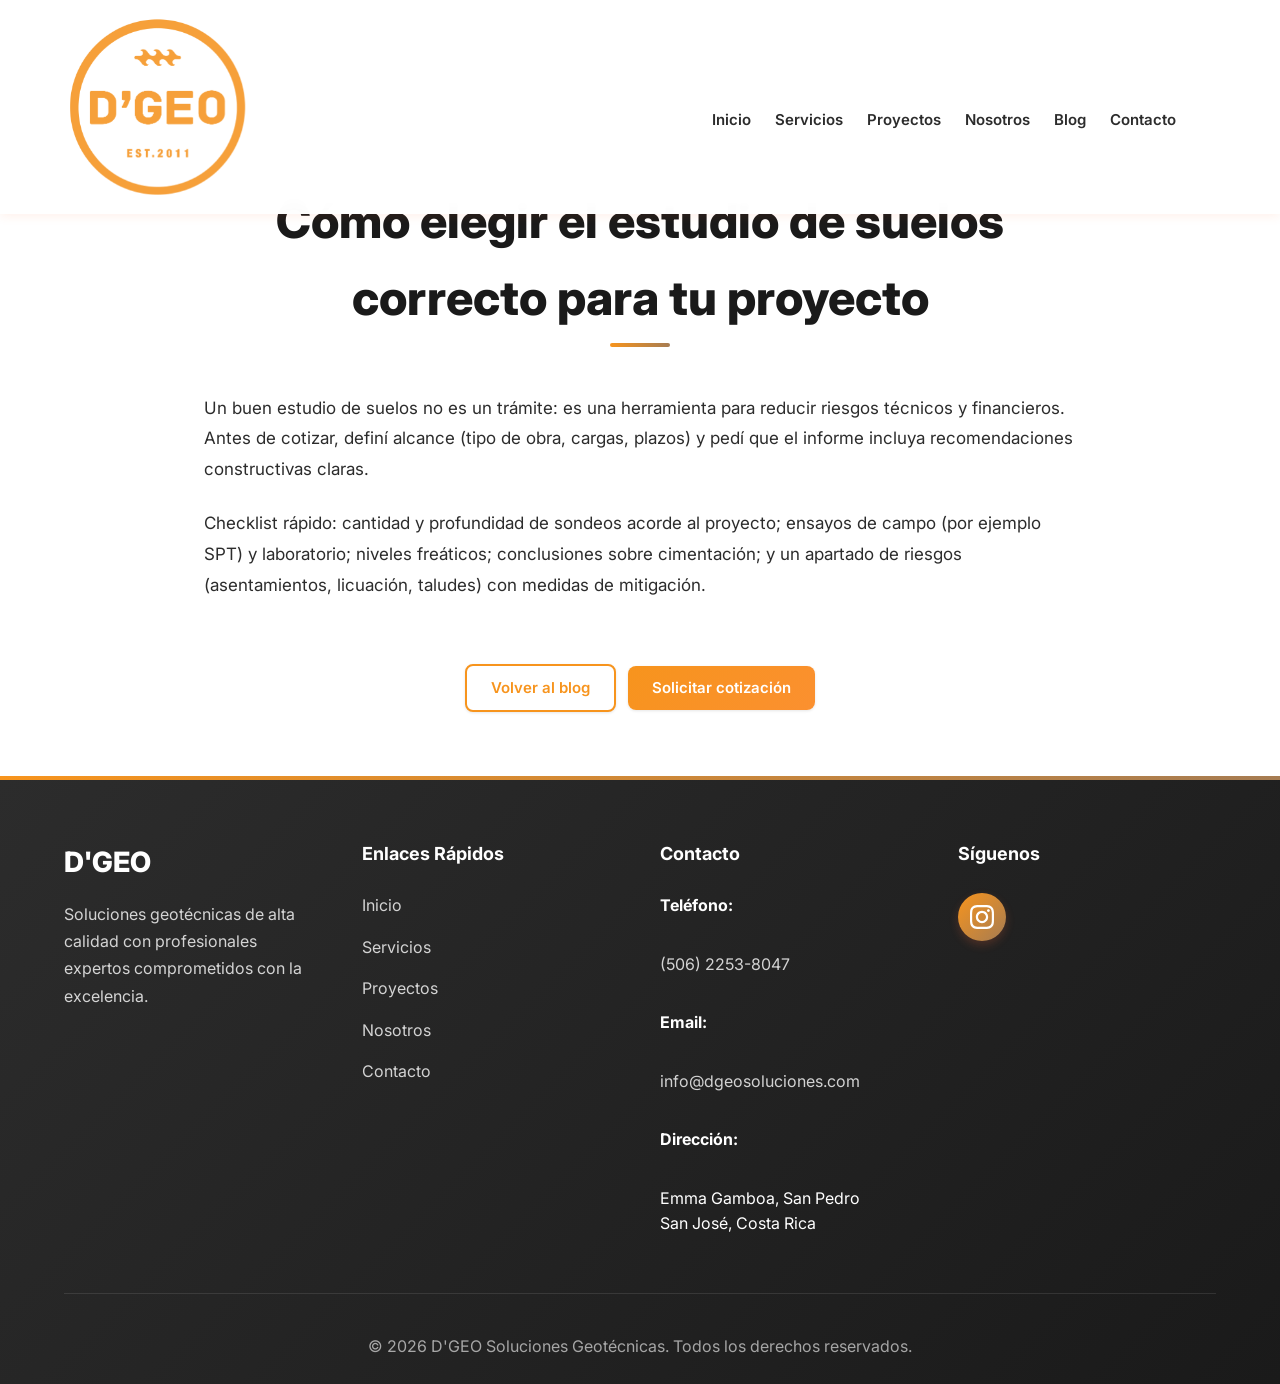
<file: blog-como-elegir-estudio-suelos.html>
<!DOCTYPE html>

<html lang="es">
<head>
<meta charset="utf-8"/>
<meta content="width=device-width, initial-scale=1.0" name="viewport"/>
<meta content="D'GEO - Empresa especializada en geotecnia que ofrece soluciones oportunas, correctas y eficaces con profesionales expertos comprometidos con la más alta calidad." name="description"/>
<meta content="geotecnia, estudios geotécnicos, laboratorio, Costa Rica, San José, ingeniería" name="keywords"/>
<!-- Open Graph -->
<meta content="D'GEO - Soluciones Geotécnicas de Alta Calidad" property="og:title"/>
<meta content="Empresa especializada en geotecnia con profesionales expertos comprometidos con la excelencia." property="og:description"/>
<meta content="website" property="og:type"/>
<title>D'GEO - Soluciones Geotécnicas de Alta Calidad | Costa Rica</title>
<!-- Favicon placeholder - Reemplazar con logo real -->
<link href="data:image/svg+xml,&lt;svg xmlns='http://www.w3.org/2000/svg' viewBox='0 0 100 100'&gt;&lt;circle cx='50' cy='50' r='40' fill='%232d5f3f'/&gt;&lt;text x='50' y='60' font-size='40' text-anchor='middle' fill='white' font-family='sans-serif' font-weight='bold'&gt;D&lt;/text&gt;&lt;/svg&gt;" rel="icon" type="image/svg+xml"/>
<!-- Google Fonts -->
<link href="https://fonts.googleapis.com" rel="preconnect"/>
<link crossorigin="" href="https://fonts.gstatic.com" rel="preconnect"/>
<link href="https://fonts.googleapis.com/css2?family=Inter:wght@300;400;500;600;700;800&amp;display=swap" rel="stylesheet"/>
<link href="styles.css" rel="stylesheet"/>
</head>
<body>
<header class="header">
<div class="container header-container">

<a class="logo" href="index.html" aria-label="Ir al inicio">
  <span class="logo-circle">
    <img src="assets/img/Logo/Logo_DGEO-01.png" alt="D'GEO" />
  </span>
</a>
<nav class="nav" id="nav">
<ul class="nav-list">
<li><a class="nav-link" href="index.html#inicio">Inicio</a></li>
<li><a class="nav-link" href="index.html#servicios">Servicios</a></li>
<li><a class="nav-link" href="index.html#proyectos">Proyectos</a></li>
<li><a class="nav-link" href="index.html#nosotros">Nosotros</a></li>
<li><a class="nav-link" href="index.html#blog">Blog</a></li>
<li><a class="nav-link" href="index.html#contacto">Contacto</a></li>
</ul>
</nav>
<button aria-label="Abrir menú" class="nav-toggle" id="nav-toggle">
<span></span><span></span><span></span>
</button>
</div>
</header>
<main class="main">
<section class="section" style="padding-top: calc(var(--spacing-xl) + 80px);">
<div class="container" style="max-width: 920px;">
<div class="section-header">
<p class="blog-meta">2026-02-01</p>
<h1 class="section-title">Cómo elegir el estudio de suelos correcto para tu proyecto</h1>
</div>
<p class="about-text">Un buen estudio de suelos no es un trámite: es una herramienta para reducir riesgos técnicos y financieros. Antes de cotizar, definí alcance (tipo de obra, cargas, plazos) y pedí que el informe incluya recomendaciones constructivas claras.</p><p class="about-text">Checklist rápido: cantidad y profundidad de sondeos acorde al proyecto; ensayos de campo (por ejemplo SPT) y laboratorio; niveles freáticos; conclusiones sobre cimentación; y un apartado de riesgos (asentamientos, licuación, taludes) con medidas de mitigación.</p>
<div style="margin-top: var(--spacing-xl); text-align:center;">
<a class="btn btn-secondary" href="blog.html">Volver al blog</a>
<a class="btn btn-primary" href="index.html#contacto" style="margin-left:8px;">Solicitar cotización</a>
</div>
</div>
</section>
</main>
<footer class="footer">
<div class="container">
<div class="footer-grid">
<div class="footer-col">
<div class="footer-logo">D'GEO</div>
<p class="footer-description">
                        Soluciones geotécnicas de alta calidad con profesionales expertos comprometidos con la excelencia.
                    </p>
</div>
<div class="footer-col">
<h4 class="footer-title">Enlaces Rápidos</h4>
<ul class="footer-links">
<li><a href="#inicio">Inicio</a></li>
<li><a href="#servicios">Servicios</a></li>
<li><a href="#proyectos">Proyectos</a></li>
<li><a href="#nosotros">Nosotros</a></li>
<li><a href="#contacto">Contacto</a></li>
</ul>
</div>
<div class="footer-col">
<h4 class="footer-title">Contacto</h4>
<ul class="footer-contact">
<li>
<strong>Teléfono:</strong><br/>
<a href="tel:+50622538047">(506) 2253-8047</a>
</li>
<li>
<strong>Email:</strong><br/>
<a href="mailto:info@dgeosoluciones.com">info@dgeosoluciones.com</a>
</li>
<li>
<strong>Dirección:</strong><br/>
                            Emma Gamboa, San Pedro<br/>
                            San José, Costa Rica
                        </li>
</ul>
</div>
<div class="footer-col">
<h4 class="footer-title">Síguenos</h4>
<div class="footer-social">
<a aria-label="Instagram" class="social-link" href="https://www.instagram.com/dgeo_soluciones/" rel="noopener noreferrer" target="_blank">
<svg fill="currentColor" height="24" viewbox="0 0 24 24" width="24">
<path d="M12 2.163c3.204 0 3.584.012 4.85.07 3.252.148 4.771 1.691 4.919 4.919.058 1.265.069 1.645.069 4.849 0 3.205-.012 3.584-.069 4.849-.149 3.225-1.664 4.771-4.919 4.919-1.266.058-1.644.07-4.85.07-3.204 0-3.584-.012-4.849-.07-3.26-.149-4.771-1.699-4.919-4.92-.058-1.265-.07-1.644-.07-4.849 0-3.204.013-3.583.07-4.849.149-3.227 1.664-4.771 4.919-4.919 1.266-.057 1.645-.069 4.849-.069zm0-2.163c-3.259 0-3.667.014-4.947.072-4.358.2-6.78 2.618-6.98 6.98-.059 1.281-.073 1.689-.073 4.948 0 3.259.014 3.668.072 4.948.2 4.358 2.618 6.78 6.98 6.98 1.281.058 1.689.072 4.948.072 3.259 0 3.668-.014 4.948-.072 4.354-.2 6.782-2.618 6.979-6.98.059-1.28.073-1.689.073-4.948 0-3.259-.014-3.667-.072-4.947-.196-4.354-2.617-6.78-6.979-6.98-1.281-.059-1.69-.073-4.949-.073zm0 5.838c-3.403 0-6.162 2.759-6.162 6.162s2.759 6.163 6.162 6.163 6.162-2.759 6.162-6.163c0-3.403-2.759-6.162-6.162-6.162zm0 10.162c-2.209 0-4-1.79-4-4 0-2.209 1.791-4 4-4s4 1.791 4 4c0 2.21-1.791 4-4 4zm6.406-11.845c-.796 0-1.441.645-1.441 1.44s.645 1.44 1.441 1.44c.795 0 1.439-.645 1.439-1.44s-.644-1.44-1.439-1.44z"></path>
</svg>
</a>

</div>
</div>
</div>
<div class="footer-bottom">
<p>© 2026 D'GEO Soluciones Geotécnicas. Todos los derechos reservados.</p>
</div>
</div>
</footer>
<script src="app.js"></script>
</body>
</html>
</file>
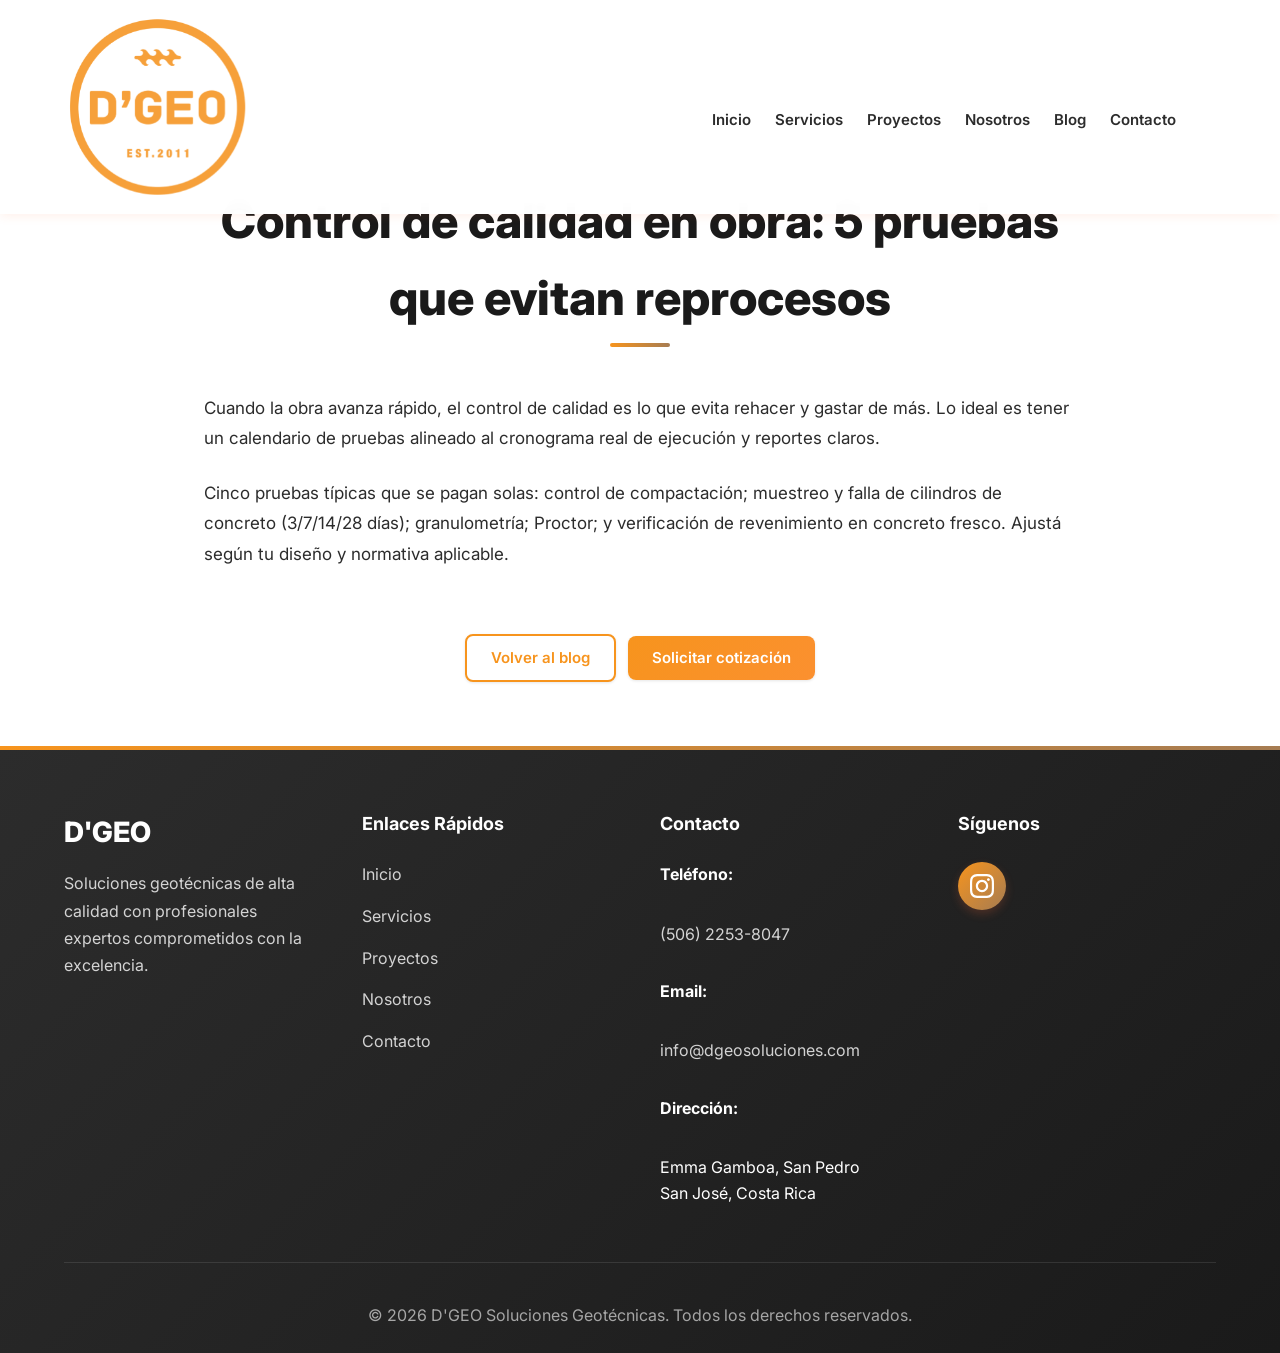
<file: blog-control-calidad-5-pruebas.html>
<!DOCTYPE html>

<html lang="es">
<head>
<meta charset="utf-8"/>
<meta content="width=device-width, initial-scale=1.0" name="viewport"/>
<meta content="D'GEO - Empresa especializada en geotecnia que ofrece soluciones oportunas, correctas y eficaces con profesionales expertos comprometidos con la más alta calidad." name="description"/>
<meta content="geotecnia, estudios geotécnicos, laboratorio, Costa Rica, San José, ingeniería" name="keywords"/>
<!-- Open Graph -->
<meta content="D'GEO - Soluciones Geotécnicas de Alta Calidad" property="og:title"/>
<meta content="Empresa especializada en geotecnia con profesionales expertos comprometidos con la excelencia." property="og:description"/>
<meta content="website" property="og:type"/>
<title>D'GEO - Soluciones Geotécnicas de Alta Calidad | Costa Rica</title>
<!-- Favicon placeholder - Reemplazar con logo real -->
<link href="data:image/svg+xml,&lt;svg xmlns='http://www.w3.org/2000/svg' viewBox='0 0 100 100'&gt;&lt;circle cx='50' cy='50' r='40' fill='%232d5f3f'/&gt;&lt;text x='50' y='60' font-size='40' text-anchor='middle' fill='white' font-family='sans-serif' font-weight='bold'&gt;D&lt;/text&gt;&lt;/svg&gt;" rel="icon" type="image/svg+xml"/>
<!-- Google Fonts -->
<link href="https://fonts.googleapis.com" rel="preconnect"/>
<link crossorigin="" href="https://fonts.gstatic.com" rel="preconnect"/>
<link href="https://fonts.googleapis.com/css2?family=Inter:wght@300;400;500;600;700;800&amp;display=swap" rel="stylesheet"/>
<link href="styles.css" rel="stylesheet"/>
</head>
<body>
<header class="header">
<div class="container header-container">

<a class="logo" href="index.html" aria-label="Ir al inicio">
  <span class="logo-circle">
    <img src="assets/img/Logo/Logo_DGEO-01.png" alt="D'GEO" />
  </span>
</a>
<nav class="nav" id="nav">
<ul class="nav-list">
<li><a class="nav-link" href="index.html#inicio">Inicio</a></li>
<li><a class="nav-link" href="index.html#servicios">Servicios</a></li>
<li><a class="nav-link" href="index.html#proyectos">Proyectos</a></li>
<li><a class="nav-link" href="index.html#nosotros">Nosotros</a></li>
<li><a class="nav-link" href="index.html#blog">Blog</a></li>
<li><a class="nav-link" href="index.html#contacto">Contacto</a></li>
</ul>
</nav>
<button aria-label="Abrir menú" class="nav-toggle" id="nav-toggle">
<span></span><span></span><span></span>
</button>
</div>
</header>
<main class="main">
<section class="section" style="padding-top: calc(var(--spacing-xl) + 80px);">
<div class="container" style="max-width: 920px;">
<div class="section-header">
<p class="blog-meta">2026-01-15</p>
<h1 class="section-title">Control de calidad en obra: 5 pruebas que evitan reprocesos</h1>
</div>
<p class="about-text">Cuando la obra avanza rápido, el control de calidad es lo que evita rehacer y gastar de más. Lo ideal es tener un calendario de pruebas alineado al cronograma real de ejecución y reportes claros.</p><p class="about-text">Cinco pruebas típicas que se pagan solas: control de compactación; muestreo y falla de cilindros de concreto (3/7/14/28 días); granulometría; Proctor; y verificación de revenimiento en concreto fresco. Ajustá según tu diseño y normativa aplicable.</p>
<div style="margin-top: var(--spacing-xl); text-align:center;">
<a class="btn btn-secondary" href="blog.html">Volver al blog</a>
<a class="btn btn-primary" href="index.html#contacto" style="margin-left:8px;">Solicitar cotización</a>
</div>
</div>
</section>
</main>
<footer class="footer">
<div class="container">
<div class="footer-grid">
<div class="footer-col">
<div class="footer-logo">D'GEO</div>
<p class="footer-description">
                        Soluciones geotécnicas de alta calidad con profesionales expertos comprometidos con la excelencia.
                    </p>
</div>
<div class="footer-col">
<h4 class="footer-title">Enlaces Rápidos</h4>
<ul class="footer-links">
<li><a href="#inicio">Inicio</a></li>
<li><a href="#servicios">Servicios</a></li>
<li><a href="#proyectos">Proyectos</a></li>
<li><a href="#nosotros">Nosotros</a></li>
<li><a href="#contacto">Contacto</a></li>
</ul>
</div>
<div class="footer-col">
<h4 class="footer-title">Contacto</h4>
<ul class="footer-contact">
<li>
<strong>Teléfono:</strong><br/>
<a href="tel:+50622538047">(506) 2253-8047</a>
</li>
<li>
<strong>Email:</strong><br/>
<a href="mailto:info@dgeosoluciones.com">info@dgeosoluciones.com</a>
</li>
<li>
<strong>Dirección:</strong><br/>
                            Emma Gamboa, San Pedro<br/>
                            San José, Costa Rica
                        </li>
</ul>
</div>
<div class="footer-col">
<h4 class="footer-title">Síguenos</h4>
<div class="footer-social">
<a aria-label="Instagram" class="social-link" href="https://www.instagram.com/dgeo_soluciones/" rel="noopener noreferrer" target="_blank">
<svg fill="currentColor" height="24" viewbox="0 0 24 24" width="24">
<path d="M12 2.163c3.204 0 3.584.012 4.85.07 3.252.148 4.771 1.691 4.919 4.919.058 1.265.069 1.645.069 4.849 0 3.205-.012 3.584-.069 4.849-.149 3.225-1.664 4.771-4.919 4.919-1.266.058-1.644.07-4.85.07-3.204 0-3.584-.012-4.849-.07-3.26-.149-4.771-1.699-4.919-4.92-.058-1.265-.07-1.644-.07-4.849 0-3.204.013-3.583.07-4.849.149-3.227 1.664-4.771 4.919-4.919 1.266-.057 1.645-.069 4.849-.069zm0-2.163c-3.259 0-3.667.014-4.947.072-4.358.2-6.78 2.618-6.98 6.98-.059 1.281-.073 1.689-.073 4.948 0 3.259.014 3.668.072 4.948.2 4.358 2.618 6.78 6.98 6.98 1.281.058 1.689.072 4.948.072 3.259 0 3.668-.014 4.948-.072 4.354-.2 6.782-2.618 6.979-6.98.059-1.28.073-1.689.073-4.948 0-3.259-.014-3.667-.072-4.947-.196-4.354-2.617-6.78-6.979-6.98-1.281-.059-1.69-.073-4.949-.073zm0 5.838c-3.403 0-6.162 2.759-6.162 6.162s2.759 6.163 6.162 6.163 6.162-2.759 6.162-6.163c0-3.403-2.759-6.162-6.162-6.162zm0 10.162c-2.209 0-4-1.79-4-4 0-2.209 1.791-4 4-4s4 1.791 4 4c0 2.21-1.791 4-4 4zm6.406-11.845c-.796 0-1.441.645-1.441 1.44s.645 1.44 1.441 1.44c.795 0 1.439-.645 1.439-1.44s-.644-1.44-1.439-1.44z"></path>
</svg>
</a>

</div>
</div>
</div>
<div class="footer-bottom">
<p>© 2026 D'GEO Soluciones Geotécnicas. Todos los derechos reservados.</p>
</div>
</div>
</footer>
<script src="app.js"></script>
</body>
</html>
</file>
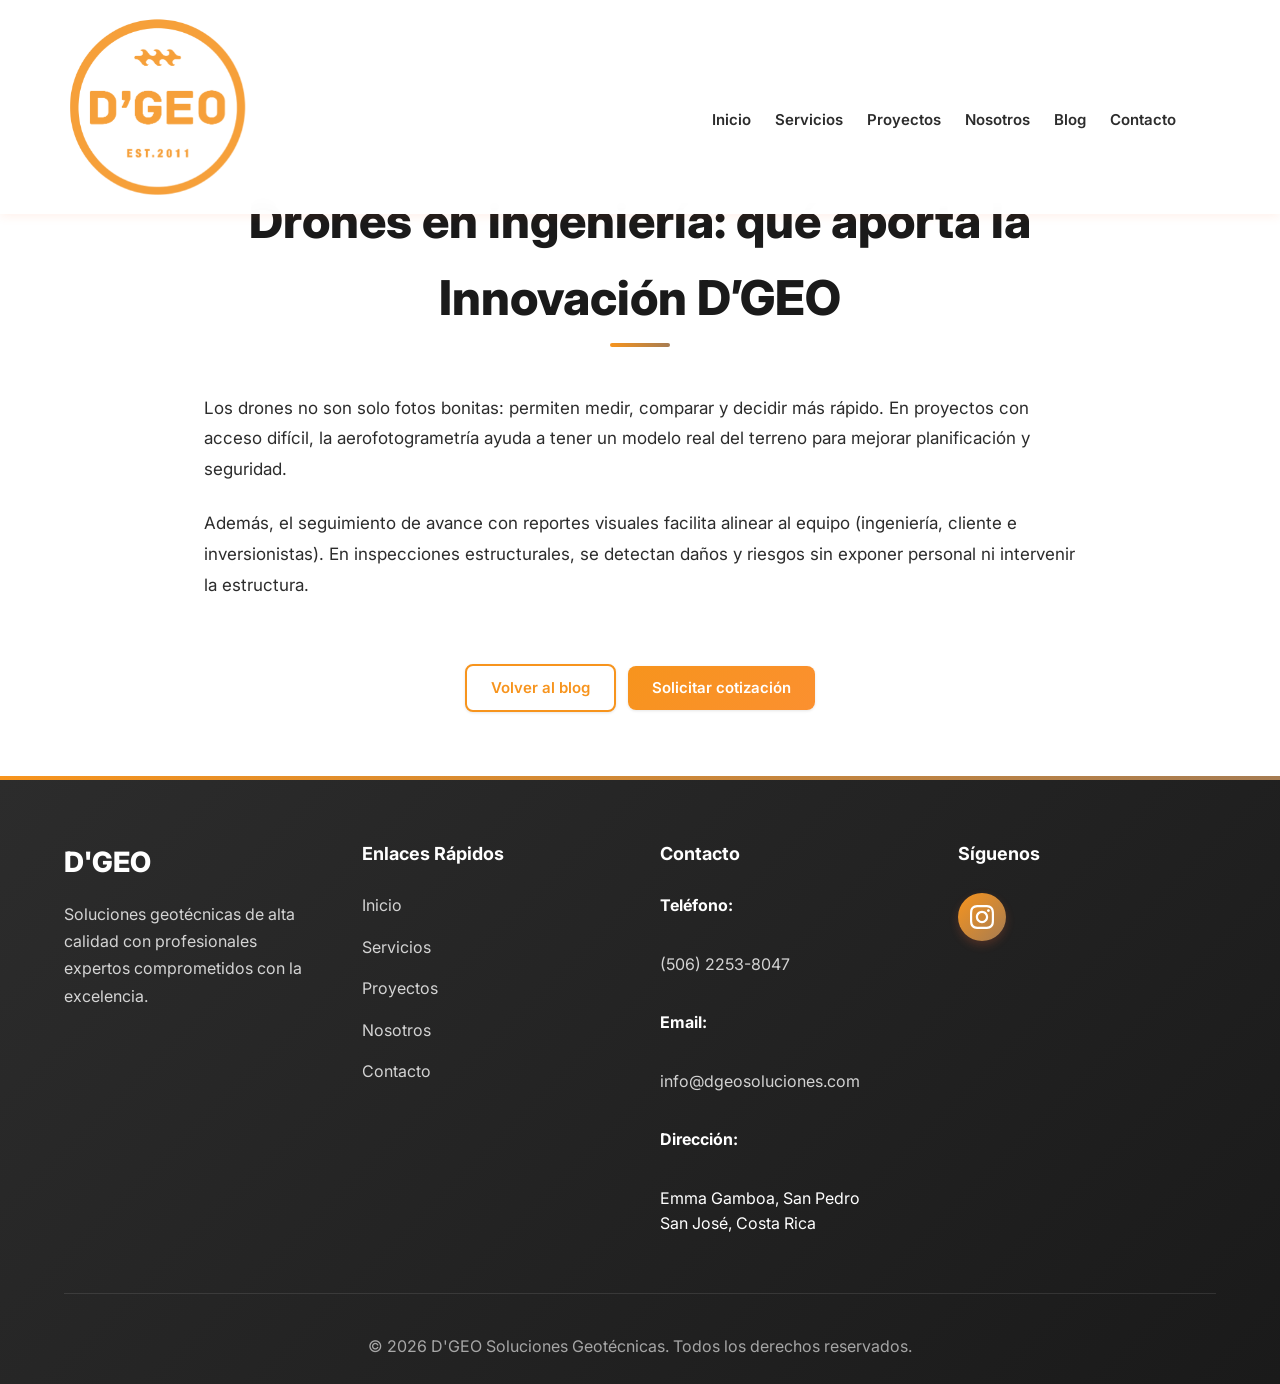
<file: blog-drones-en-ingenieria.html>
<!DOCTYPE html>

<html lang="es">
<head>
<meta charset="utf-8"/>
<meta content="width=device-width, initial-scale=1.0" name="viewport"/>
<meta content="D'GEO - Empresa especializada en geotecnia que ofrece soluciones oportunas, correctas y eficaces con profesionales expertos comprometidos con la más alta calidad." name="description"/>
<meta content="geotecnia, estudios geotécnicos, laboratorio, Costa Rica, San José, ingeniería" name="keywords"/>
<!-- Open Graph -->
<meta content="D'GEO - Soluciones Geotécnicas de Alta Calidad" property="og:title"/>
<meta content="Empresa especializada en geotecnia con profesionales expertos comprometidos con la excelencia." property="og:description"/>
<meta content="website" property="og:type"/>
<title>D'GEO - Soluciones Geotécnicas de Alta Calidad | Costa Rica</title>
<!-- Favicon placeholder - Reemplazar con logo real -->
<link href="data:image/svg+xml,&lt;svg xmlns='http://www.w3.org/2000/svg' viewBox='0 0 100 100'&gt;&lt;circle cx='50' cy='50' r='40' fill='%232d5f3f'/&gt;&lt;text x='50' y='60' font-size='40' text-anchor='middle' fill='white' font-family='sans-serif' font-weight='bold'&gt;D&lt;/text&gt;&lt;/svg&gt;" rel="icon" type="image/svg+xml"/>
<!-- Google Fonts -->
<link href="https://fonts.googleapis.com" rel="preconnect"/>
<link crossorigin="" href="https://fonts.gstatic.com" rel="preconnect"/>
<link href="https://fonts.googleapis.com/css2?family=Inter:wght@300;400;500;600;700;800&amp;display=swap" rel="stylesheet"/>
<link href="styles.css" rel="stylesheet"/>
</head>
<body>
<header class="header">
<div class="container header-container">

<a class="logo" href="index.html" aria-label="Ir al inicio">
  <span class="logo-circle">
    <img src="assets/img/Logo/Logo_DGEO-01.png" alt="D'GEO" />
  </span>
</a>
<nav class="nav" id="nav">
<ul class="nav-list">
<li><a class="nav-link" href="index.html#inicio">Inicio</a></li>
<li><a class="nav-link" href="index.html#servicios">Servicios</a></li>
<li><a class="nav-link" href="index.html#proyectos">Proyectos</a></li>
<li><a class="nav-link" href="index.html#nosotros">Nosotros</a></li>
<li><a class="nav-link" href="index.html#blog">Blog</a></li>
<li><a class="nav-link" href="index.html#contacto">Contacto</a></li>
</ul>
</nav>
<button aria-label="Abrir menú" class="nav-toggle" id="nav-toggle">
<span></span><span></span><span></span>
</button>
</div>
</header>
<main class="main">
<section class="section" style="padding-top: calc(var(--spacing-xl) + 80px);">
<div class="container" style="max-width: 920px;">
<div class="section-header">
<p class="blog-meta">2025-12-20</p>
<h1 class="section-title">Drones en ingeniería: qué aporta la Innovación D’GEO</h1>
</div>
<p class="about-text">Los drones no son solo fotos bonitas: permiten medir, comparar y decidir más rápido. En proyectos con acceso difícil, la aerofotogrametría ayuda a tener un modelo real del terreno para mejorar planificación y seguridad.</p><p class="about-text">Además, el seguimiento de avance con reportes visuales facilita alinear al equipo (ingeniería, cliente e inversionistas). En inspecciones estructurales, se detectan daños y riesgos sin exponer personal ni intervenir la estructura.</p>
<div style="margin-top: var(--spacing-xl); text-align:center;">
<a class="btn btn-secondary" href="blog.html">Volver al blog</a>
<a class="btn btn-primary" href="index.html#contacto" style="margin-left:8px;">Solicitar cotización</a>
</div>
</div>
</section>
</main>
<footer class="footer">
<div class="container">
<div class="footer-grid">
<div class="footer-col">
<div class="footer-logo">D'GEO</div>
<p class="footer-description">
                        Soluciones geotécnicas de alta calidad con profesionales expertos comprometidos con la excelencia.
                    </p>
</div>
<div class="footer-col">
<h4 class="footer-title">Enlaces Rápidos</h4>
<ul class="footer-links">
<li><a href="#inicio">Inicio</a></li>
<li><a href="#servicios">Servicios</a></li>
<li><a href="#proyectos">Proyectos</a></li>
<li><a href="#nosotros">Nosotros</a></li>
<li><a href="#contacto">Contacto</a></li>
</ul>
</div>
<div class="footer-col">
<h4 class="footer-title">Contacto</h4>
<ul class="footer-contact">
<li>
<strong>Teléfono:</strong><br/>
<a href="tel:+50622538047">(506) 2253-8047</a>
</li>
<li>
<strong>Email:</strong><br/>
<a href="mailto:info@dgeosoluciones.com">info@dgeosoluciones.com</a>
</li>
<li>
<strong>Dirección:</strong><br/>
                            Emma Gamboa, San Pedro<br/>
                            San José, Costa Rica
                        </li>
</ul>
</div>
<div class="footer-col">
<h4 class="footer-title">Síguenos</h4>
<div class="footer-social">
<a aria-label="Instagram" class="social-link" href="https://www.instagram.com/dgeo_soluciones/" rel="noopener noreferrer" target="_blank">
<svg fill="currentColor" height="24" viewbox="0 0 24 24" width="24">
<path d="M12 2.163c3.204 0 3.584.012 4.85.07 3.252.148 4.771 1.691 4.919 4.919.058 1.265.069 1.645.069 4.849 0 3.205-.012 3.584-.069 4.849-.149 3.225-1.664 4.771-4.919 4.919-1.266.058-1.644.07-4.85.07-3.204 0-3.584-.012-4.849-.07-3.26-.149-4.771-1.699-4.919-4.92-.058-1.265-.07-1.644-.07-4.849 0-3.204.013-3.583.07-4.849.149-3.227 1.664-4.771 4.919-4.919 1.266-.057 1.645-.069 4.849-.069zm0-2.163c-3.259 0-3.667.014-4.947.072-4.358.2-6.78 2.618-6.98 6.98-.059 1.281-.073 1.689-.073 4.948 0 3.259.014 3.668.072 4.948.2 4.358 2.618 6.78 6.98 6.98 1.281.058 1.689.072 4.948.072 3.259 0 3.668-.014 4.948-.072 4.354-.2 6.782-2.618 6.979-6.98.059-1.28.073-1.689.073-4.948 0-3.259-.014-3.667-.072-4.947-.196-4.354-2.617-6.78-6.979-6.98-1.281-.059-1.69-.073-4.949-.073zm0 5.838c-3.403 0-6.162 2.759-6.162 6.162s2.759 6.163 6.162 6.163 6.162-2.759 6.162-6.163c0-3.403-2.759-6.162-6.162-6.162zm0 10.162c-2.209 0-4-1.79-4-4 0-2.209 1.791-4 4-4s4 1.791 4 4c0 2.21-1.791 4-4 4zm6.406-11.845c-.796 0-1.441.645-1.441 1.44s.645 1.44 1.441 1.44c.795 0 1.439-.645 1.439-1.44s-.644-1.44-1.439-1.44z"></path>
</svg>
</a>

</div>
</div>
</div>
<div class="footer-bottom">
<p>© 2026 D'GEO Soluciones Geotécnicas. Todos los derechos reservados.</p>
</div>
</div>
</footer>
<script src="app.js"></script>
</body>
</html>
</file>
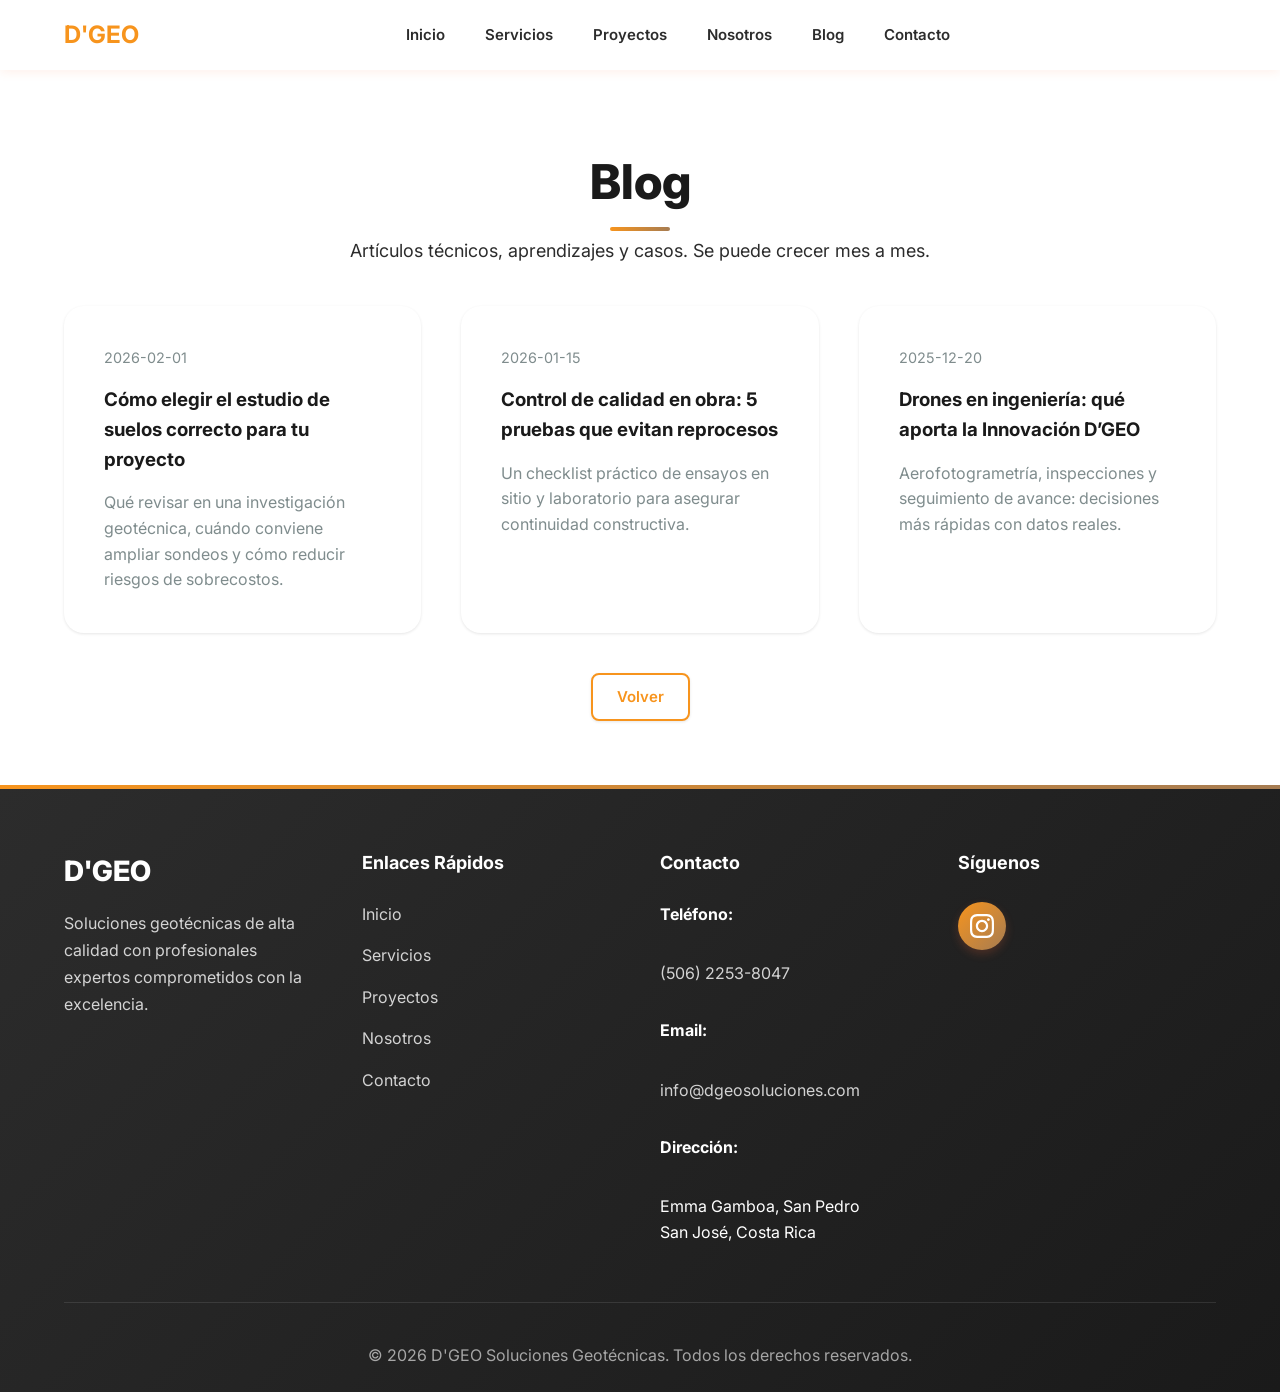
<file: blog.html>
<!DOCTYPE html>

<html lang="es">
<head>
<meta charset="utf-8"/>
<meta content="width=device-width, initial-scale=1.0" name="viewport"/>
<meta content="D'GEO - Empresa especializada en geotecnia que ofrece soluciones oportunas, correctas y eficaces con profesionales expertos comprometidos con la más alta calidad." name="description"/>
<meta content="geotecnia, estudios geotécnicos, laboratorio, Costa Rica, San José, ingeniería" name="keywords"/>
<!-- Open Graph -->
<meta content="D'GEO - Soluciones Geotécnicas de Alta Calidad" property="og:title"/>
<meta content="Empresa especializada en geotecnia con profesionales expertos comprometidos con la excelencia." property="og:description"/>
<meta content="website" property="og:type"/>
<title>D'GEO - Soluciones Geotécnicas de Alta Calidad | Costa Rica</title>
<!-- Favicon placeholder - Reemplazar con logo real -->
<link href="data:image/svg+xml,&lt;svg xmlns='http://www.w3.org/2000/svg' viewBox='0 0 100 100'&gt;&lt;circle cx='50' cy='50' r='40' fill='%232d5f3f'/&gt;&lt;text x='50' y='60' font-size='40' text-anchor='middle' fill='white' font-family='sans-serif' font-weight='bold'&gt;D&lt;/text&gt;&lt;/svg&gt;" rel="icon" type="image/svg+xml"/>
<!-- Google Fonts -->
<link href="https://fonts.googleapis.com" rel="preconnect"/>
<link crossorigin="" href="https://fonts.gstatic.com" rel="preconnect"/>
<link href="https://fonts.googleapis.com/css2?family=Inter:wght@300;400;500;600;700;800&amp;display=swap" rel="stylesheet"/>
<link href="styles.css" rel="stylesheet"/>
</head>
<body>
<header class="header">
<div class="container header-container">
<a class="logo" href="index.html">D'GEO</a>
<nav class="nav" id="nav">
<ul class="nav-list">
<li><a class="nav-link" href="index.html#inicio">Inicio</a></li>
<li><a class="nav-link" href="index.html#servicios">Servicios</a></li>
<li><a class="nav-link" href="index.html#proyectos">Proyectos</a></li>
<li><a class="nav-link" href="index.html#nosotros">Nosotros</a></li>
<li><a class="nav-link" href="index.html#blog">Blog</a></li>
<li><a class="nav-link" href="index.html#contacto">Contacto</a></li>
</ul>
</nav>
<button aria-label="Abrir menú" class="nav-toggle" id="nav-toggle">
<span></span><span></span><span></span>
</button>
</div>
</header>
<main class="main">
<section class="section" style="padding-top: calc(var(--spacing-xl) + 80px);">
<div class="container">
<div class="section-header">
<h1 class="section-title">Blog</h1>
<p class="section-subtitle">Artículos técnicos, aprendizajes y casos. Se puede crecer mes a mes.</p>
</div>
<div class="blog-grid">
<article class="blog-card">
<p class="blog-meta">2026-02-01</p>
<h3 class="blog-title"><a href="blog-como-elegir-estudio-suelos.html">Cómo elegir el estudio de suelos correcto para tu proyecto</a></h3>
<p class="blog-excerpt">Qué revisar en una investigación geotécnica, cuándo conviene ampliar sondeos y cómo reducir riesgos de sobrecostos.</p>
</article>
<article class="blog-card">
<p class="blog-meta">2026-01-15</p>
<h3 class="blog-title"><a href="blog-control-calidad-5-pruebas.html">Control de calidad en obra: 5 pruebas que evitan reprocesos</a></h3>
<p class="blog-excerpt">Un checklist práctico de ensayos en sitio y laboratorio para asegurar continuidad constructiva.</p>
</article>
<article class="blog-card">
<p class="blog-meta">2025-12-20</p>
<h3 class="blog-title"><a href="blog-drones-en-ingenieria.html">Drones en ingeniería: qué aporta la Innovación D’GEO</a></h3>
<p class="blog-excerpt">Aerofotogrametría, inspecciones y seguimiento de avance: decisiones más rápidas con datos reales.</p>
</article>
</div>
<div style="margin-top: var(--spacing-lg); text-align:center;">
<a class="btn btn-secondary" href="index.html#blog">Volver</a>
</div>
</div>
</section>
</main>
<footer class="footer">
<div class="container">
<div class="footer-grid">
<div class="footer-col">
<div class="footer-logo">D'GEO</div>
<p class="footer-description">
                        Soluciones geotécnicas de alta calidad con profesionales expertos comprometidos con la excelencia.
                    </p>
</div>
<div class="footer-col">
<h4 class="footer-title">Enlaces Rápidos</h4>
<ul class="footer-links">
<li><a href="#inicio">Inicio</a></li>
<li><a href="#servicios">Servicios</a></li>
<li><a href="#proyectos">Proyectos</a></li>
<li><a href="#nosotros">Nosotros</a></li>
<li><a href="#contacto">Contacto</a></li>
</ul>
</div>
<div class="footer-col">
<h4 class="footer-title">Contacto</h4>
<ul class="footer-contact">
<li>
<strong>Teléfono:</strong><br/>
<a href="tel:+50622538047">(506) 2253-8047</a>
</li>
<li>
<strong>Email:</strong><br/>
<a href="mailto:info@dgeosoluciones.com">info@dgeosoluciones.com</a>
</li>
<li>
<strong>Dirección:</strong><br/>
                            Emma Gamboa, San Pedro<br/>
                            San José, Costa Rica
                        </li>
</ul>
</div>
<div class="footer-col">
<h4 class="footer-title">Síguenos</h4>
<div class="footer-social">
<a aria-label="Instagram" class="social-link" href="https://www.instagram.com/dgeo_soluciones/" rel="noopener noreferrer" target="_blank">
<svg fill="currentColor" height="24" viewbox="0 0 24 24" width="24">
<path d="M12 2.163c3.204 0 3.584.012 4.85.07 3.252.148 4.771 1.691 4.919 4.919.058 1.265.069 1.645.069 4.849 0 3.205-.012 3.584-.069 4.849-.149 3.225-1.664 4.771-4.919 4.919-1.266.058-1.644.07-4.85.07-3.204 0-3.584-.012-4.849-.07-3.26-.149-4.771-1.699-4.919-4.92-.058-1.265-.07-1.644-.07-4.849 0-3.204.013-3.583.07-4.849.149-3.227 1.664-4.771 4.919-4.919 1.266-.057 1.645-.069 4.849-.069zm0-2.163c-3.259 0-3.667.014-4.947.072-4.358.2-6.78 2.618-6.98 6.98-.059 1.281-.073 1.689-.073 4.948 0 3.259.014 3.668.072 4.948.2 4.358 2.618 6.78 6.98 6.98 1.281.058 1.689.072 4.948.072 3.259 0 3.668-.014 4.948-.072 4.354-.2 6.782-2.618 6.979-6.98.059-1.28.073-1.689.073-4.948 0-3.259-.014-3.667-.072-4.947-.196-4.354-2.617-6.78-6.979-6.98-1.281-.059-1.69-.073-4.949-.073zm0 5.838c-3.403 0-6.162 2.759-6.162 6.162s2.759 6.163 6.162 6.163 6.162-2.759 6.162-6.163c0-3.403-2.759-6.162-6.162-6.162zm0 10.162c-2.209 0-4-1.79-4-4 0-2.209 1.791-4 4-4s4 1.791 4 4c0 2.21-1.791 4-4 4zm6.406-11.845c-.796 0-1.441.645-1.441 1.44s.645 1.44 1.441 1.44c.795 0 1.439-.645 1.439-1.44s-.644-1.44-1.439-1.44z"></path>
</svg>
</a>

</div>
</div>
</div>
<div class="footer-bottom">
<p>© 2026 D'GEO Soluciones Geotécnicas. Todos los derechos reservados.</p>
</div>
</div>
</footer>
<script src="app.js"></script>
</body>
</html>
</file>
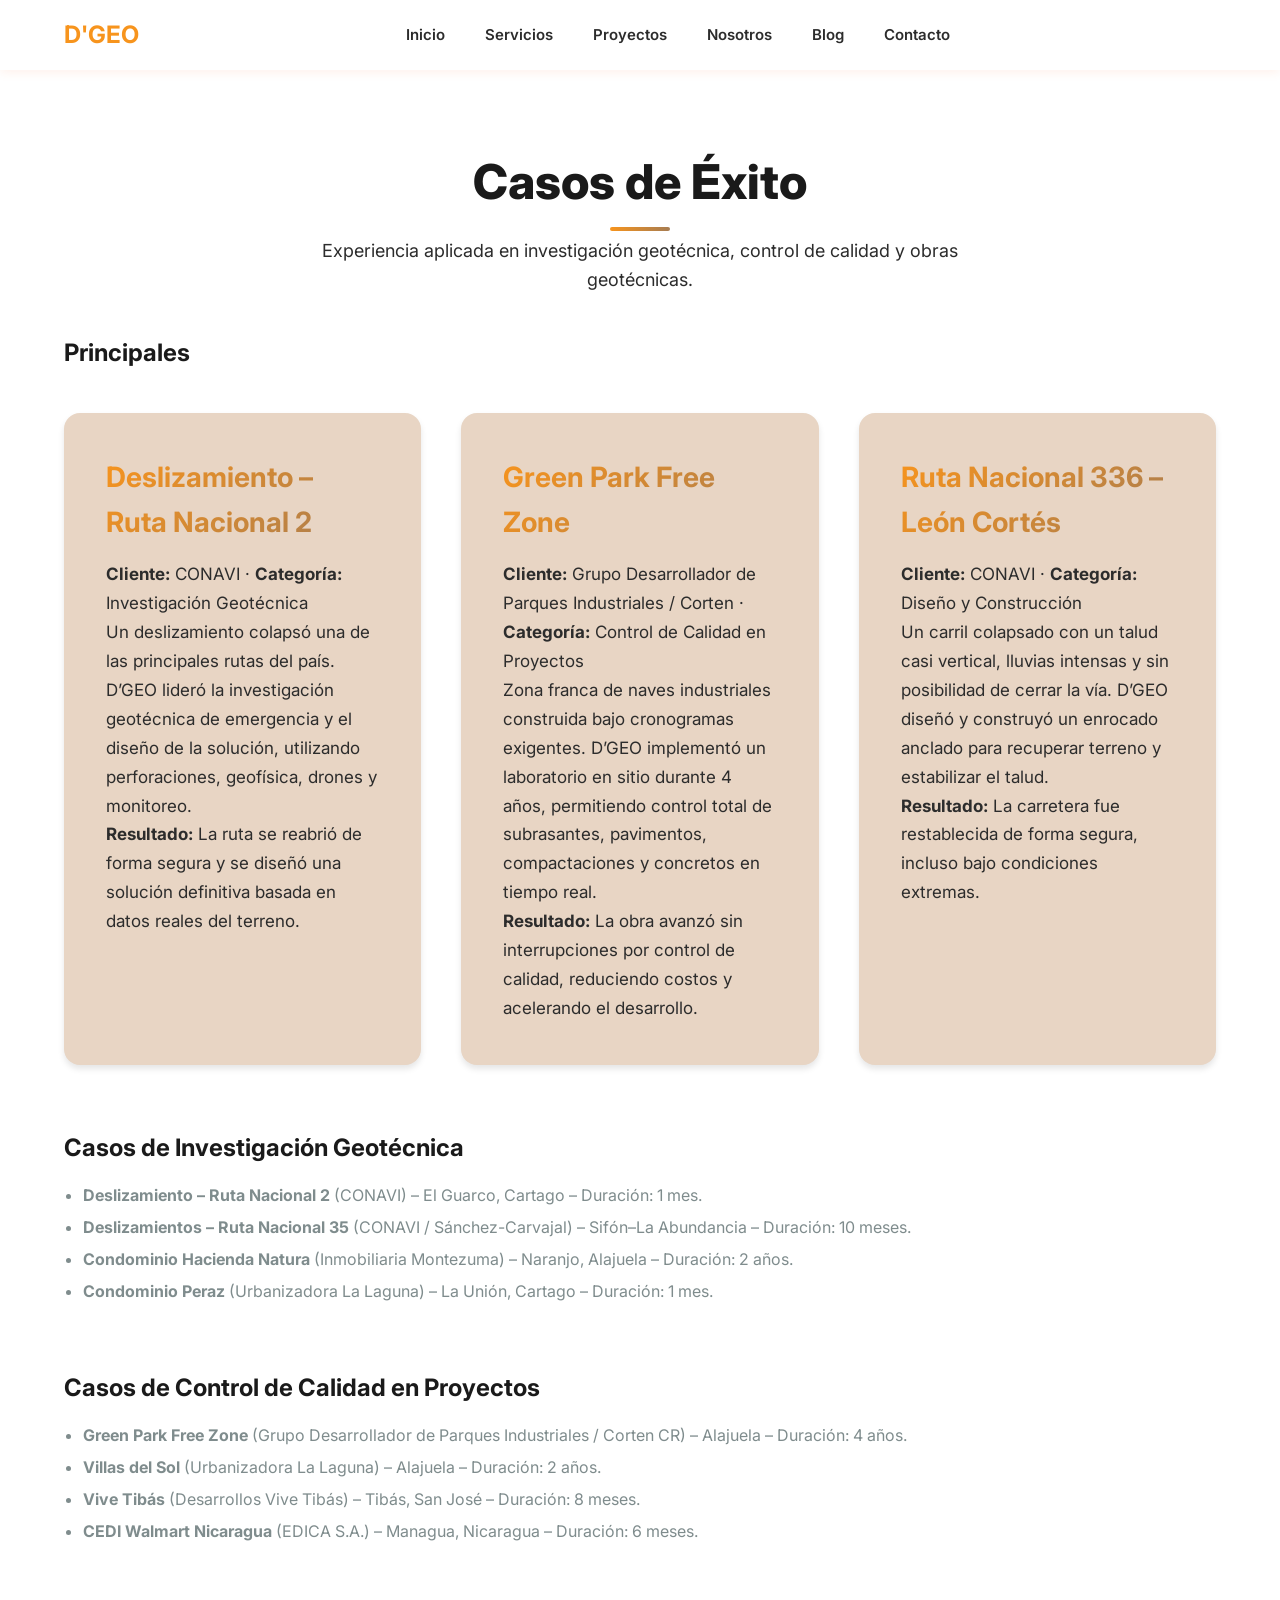
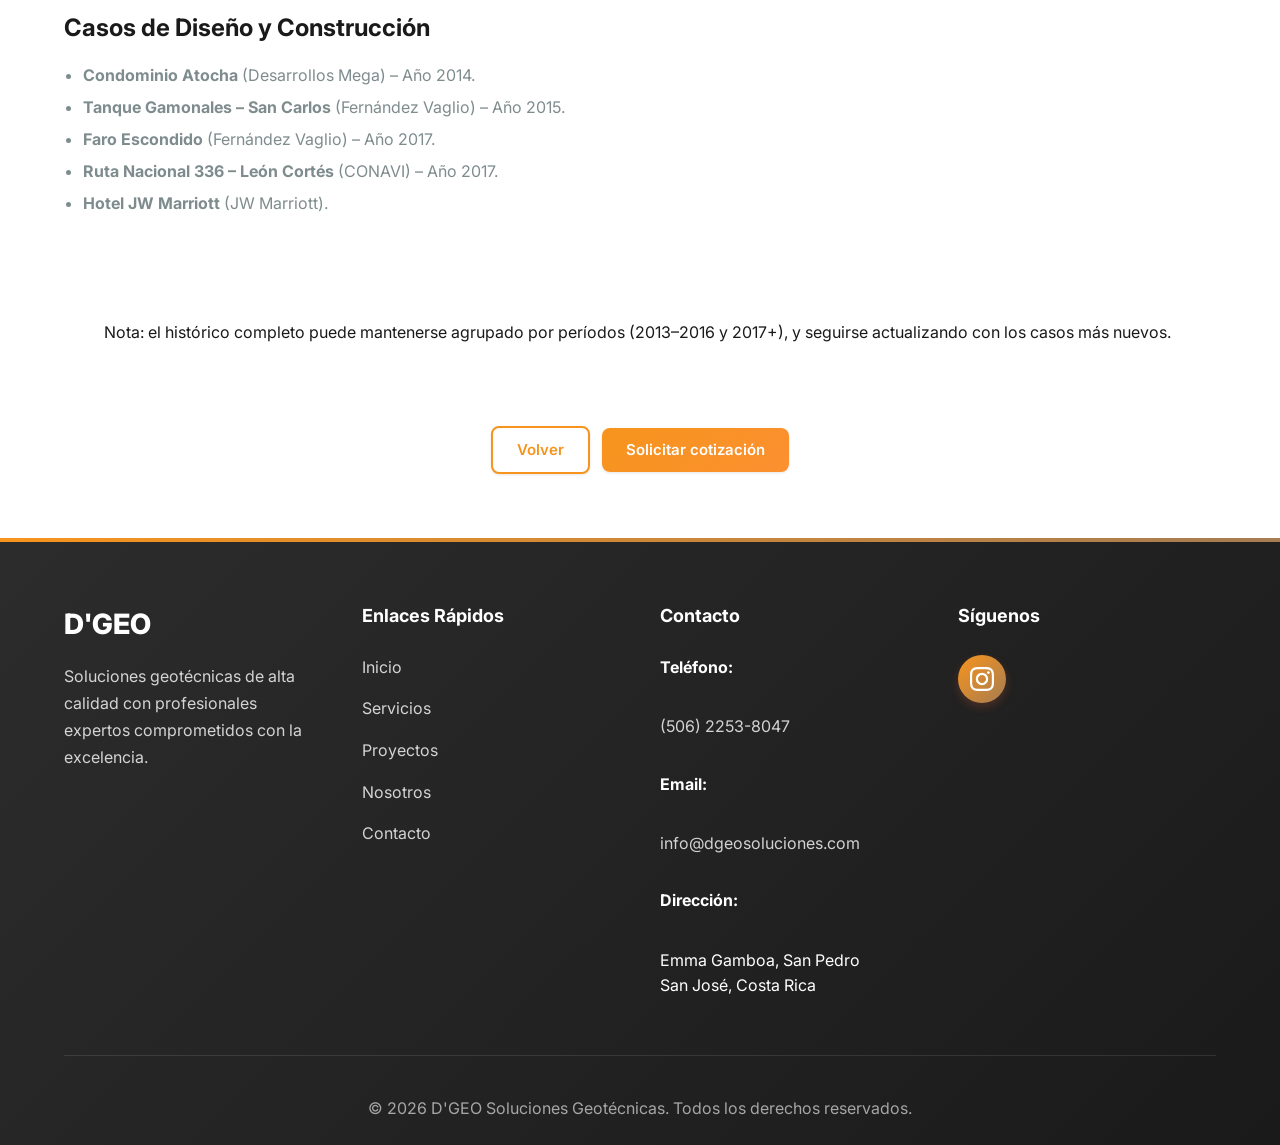
<file: cases.html>
<!DOCTYPE html>

<html lang="es">
<head>
<meta charset="utf-8"/>
<meta content="width=device-width, initial-scale=1.0" name="viewport"/>
<meta content="D'GEO - Empresa especializada en geotecnia que ofrece soluciones oportunas, correctas y eficaces con profesionales expertos comprometidos con la más alta calidad." name="description"/>
<meta content="geotecnia, estudios geotécnicos, laboratorio, Costa Rica, San José, ingeniería" name="keywords"/>
<!-- Open Graph -->
<meta content="D'GEO - Soluciones Geotécnicas de Alta Calidad" property="og:title"/>
<meta content="Empresa especializada en geotecnia con profesionales expertos comprometidos con la excelencia." property="og:description"/>
<meta content="website" property="og:type"/>
<title>D'GEO - Soluciones Geotécnicas de Alta Calidad | Costa Rica</title>
<!-- Favicon placeholder - Reemplazar con logo real -->
<link href="data:image/svg+xml,&lt;svg xmlns='http://www.w3.org/2000/svg' viewBox='0 0 100 100'&gt;&lt;circle cx='50' cy='50' r='40' fill='%232d5f3f'/&gt;&lt;text x='50' y='60' font-size='40' text-anchor='middle' fill='white' font-family='sans-serif' font-weight='bold'&gt;D&lt;/text&gt;&lt;/svg&gt;" rel="icon" type="image/svg+xml"/>
<!-- Google Fonts -->
<link href="https://fonts.googleapis.com" rel="preconnect"/>
<link crossorigin="" href="https://fonts.gstatic.com" rel="preconnect"/>
<link href="https://fonts.googleapis.com/css2?family=Inter:wght@300;400;500;600;700;800&amp;display=swap" rel="stylesheet"/>
<link href="styles.css" rel="stylesheet"/>
</head>
<body>
<header class="header">
<div class="container header-container">
<a class="logo" href="index.html">D'GEO</a>
<nav class="nav" id="nav">
<ul class="nav-list">
<li><a class="nav-link" href="index.html#inicio">Inicio</a></li>
<li><a class="nav-link" href="index.html#servicios">Servicios</a></li>
<li><a class="nav-link" href="index.html#proyectos">Proyectos</a></li>
<li><a class="nav-link" href="index.html#nosotros">Nosotros</a></li>
<li><a class="nav-link" href="index.html#blog">Blog</a></li>
<li><a class="nav-link" href="index.html#contacto">Contacto</a></li>
</ul>
</nav>
<button aria-label="Abrir menú" class="nav-toggle" id="nav-toggle">
<span></span><span></span><span></span>
</button>
</div>
</header>
<main class="main">
<section class="section" style="padding-top: calc(var(--spacing-xl) + 80px);">
<div class="container">
<div class="section-header">
<h1 class="section-title">Casos de Éxito</h1>
<p class="section-subtitle">Experiencia aplicada en investigación geotécnica, control de calidad y obras geotécnicas.</p>
</div>
<h2>Principales</h2>
<div class="success-cases-grid" style="margin-top: var(--spacing-lg);">
<article class="success-case-card">
<div class="success-case-content">
<h3 class="success-case-title">Deslizamiento – Ruta Nacional 2</h3>
<p class="success-case-description"><strong>Cliente:</strong> CONAVI · <strong>Categoría:</strong> Investigación Geotécnica<br/>
          Un deslizamiento colapsó una de las principales rutas del país. D’GEO lideró la investigación geotécnica de emergencia y el diseño de la solución, utilizando perforaciones, geofísica, drones y monitoreo.</p>
<p class="success-case-description"><strong>Resultado:</strong> La ruta se reabrió de forma segura y se diseñó una solución definitiva basada en datos reales del terreno.</p>
</div>
</article>
<article class="success-case-card">
<div class="success-case-content">
<h3 class="success-case-title">Green Park Free Zone</h3>
<p class="success-case-description"><strong>Cliente:</strong> Grupo Desarrollador de Parques Industriales / Corten · <strong>Categoría:</strong> Control de Calidad en Proyectos<br/>
          Zona franca de naves industriales construida bajo cronogramas exigentes. D’GEO implementó un laboratorio en sitio durante 4 años, permitiendo control total de subrasantes, pavimentos, compactaciones y concretos en tiempo real.</p>
<p class="success-case-description"><strong>Resultado:</strong> La obra avanzó sin interrupciones por control de calidad, reduciendo costos y acelerando el desarrollo.</p>
</div>
</article>
<article class="success-case-card">
<div class="success-case-content">
<h3 class="success-case-title">Ruta Nacional 336 – León Cortés</h3>
<p class="success-case-description"><strong>Cliente:</strong> CONAVI · <strong>Categoría:</strong> Diseño y Construcción<br/>
          Un carril colapsado con un talud casi vertical, lluvias intensas y sin posibilidad de cerrar la vía. D’GEO diseñó y construyó un enrocado anclado para recuperar terreno y estabilizar el talud.</p>
<p class="success-case-description"><strong>Resultado:</strong> La carretera fue restablecida de forma segura, incluso bajo condiciones extremas.</p>
</div>
</article>
</div>
<h2 style="margin-top: var(--spacing-xl);">Casos de Investigación Geotécnica</h2>
<ul class="list">
<li><strong>Deslizamiento – Ruta Nacional 2</strong> (CONAVI) – El Guarco, Cartago – Duración: 1 mes.</li>
<li><strong>Deslizamientos – Ruta Nacional 35</strong> (CONAVI / Sánchez-Carvajal) – Sifón–La Abundancia – Duración: 10 meses.</li>
<li><strong>Condominio Hacienda Natura</strong> (Inmobiliaria Montezuma) – Naranjo, Alajuela – Duración: 2 años.</li>
<li><strong>Condominio Peraz</strong> (Urbanizadora La Laguna) – La Unión, Cartago – Duración: 1 mes.</li>
</ul>
<h2 style="margin-top: var(--spacing-xl);">Casos de Control de Calidad en Proyectos</h2>
<ul class="list">
<li><strong>Green Park Free Zone</strong> (Grupo Desarrollador de Parques Industriales / Corten CR) – Alajuela – Duración: 4 años.</li>
<li><strong>Villas del Sol</strong> (Urbanizadora La Laguna) – Alajuela – Duración: 2 años.</li>
<li><strong>Vive Tibás</strong> (Desarrollos Vive Tibás) – Tibás, San José – Duración: 8 meses.</li>
<li><strong>CEDI Walmart Nicaragua</strong> (EDICA S.A.) – Managua, Nicaragua – Duración: 6 meses.</li>
</ul>
<h2 style="margin-top: var(--spacing-xl);">Casos de Diseño y Construcción</h2>
<ul class="list">
<li><strong>Condominio Atocha</strong> (Desarrollos Mega) – Año 2014.</li>
<li><strong>Tanque Gamonales – San Carlos</strong> (Fernández Vaglio) – Año 2015.</li>
<li><strong>Faro Escondido</strong> (Fernández Vaglio) – Año 2017.</li>
<li><strong>Ruta Nacional 336 – León Cortés</strong> (CONAVI) – Año 2017.</li>
<li><strong>Hotel JW Marriott</strong> (JW Marriott).</li>
</ul>
<div style="margin-top: var(--spacing-xl); padding: var(--spacing-lg); border: 1px solid var(--border); border-radius: 20px; background: var(--surface);">
<p style="margin:0;">Nota: el histórico completo puede mantenerse agrupado por períodos (2013–2016 y 2017+), y seguirse actualizando con los casos más nuevos.</p>
</div>
<div style="margin-top: var(--spacing-lg); text-align:center;">
<a class="btn btn-secondary" href="index.html#proyectos">Volver</a>
<a class="btn btn-primary" href="index.html#contacto" style="margin-left:8px;">Solicitar cotización</a>
</div>
</div>
</section>
</main>
<footer class="footer">
<div class="container">
<div class="footer-grid">
<div class="footer-col">
<div class="footer-logo">D'GEO</div>
<p class="footer-description">
                        Soluciones geotécnicas de alta calidad con profesionales expertos comprometidos con la excelencia.
                    </p>
</div>
<div class="footer-col">
<h4 class="footer-title">Enlaces Rápidos</h4>
<ul class="footer-links">
<li><a href="#inicio">Inicio</a></li>
<li><a href="#servicios">Servicios</a></li>
<li><a href="#proyectos">Proyectos</a></li>
<li><a href="#nosotros">Nosotros</a></li>
<li><a href="#contacto">Contacto</a></li>
</ul>
</div>
<div class="footer-col">
<h4 class="footer-title">Contacto</h4>
<ul class="footer-contact">
<li>
<strong>Teléfono:</strong><br/>
<a href="tel:+50622538047">(506) 2253-8047</a>
</li>
<li>
<strong>Email:</strong><br/>
<a href="mailto:info@dgeosoluciones.com">info@dgeosoluciones.com</a>
</li>
<li>
<strong>Dirección:</strong><br/>
                            Emma Gamboa, San Pedro<br/>
                            San José, Costa Rica
                        </li>
</ul>
</div>
<div class="footer-col">
<h4 class="footer-title">Síguenos</h4>
<div class="footer-social">
<a aria-label="Instagram" class="social-link" href="https://www.instagram.com/dgeo_soluciones/" rel="noopener noreferrer" target="_blank">
<svg fill="currentColor" height="24" viewbox="0 0 24 24" width="24">
<path d="M12 2.163c3.204 0 3.584.012 4.85.07 3.252.148 4.771 1.691 4.919 4.919.058 1.265.069 1.645.069 4.849 0 3.205-.012 3.584-.069 4.849-.149 3.225-1.664 4.771-4.919 4.919-1.266.058-1.644.07-4.85.07-3.204 0-3.584-.012-4.849-.07-3.26-.149-4.771-1.699-4.919-4.92-.058-1.265-.07-1.644-.07-4.849 0-3.204.013-3.583.07-4.849.149-3.227 1.664-4.771 4.919-4.919 1.266-.057 1.645-.069 4.849-.069zm0-2.163c-3.259 0-3.667.014-4.947.072-4.358.2-6.78 2.618-6.98 6.98-.059 1.281-.073 1.689-.073 4.948 0 3.259.014 3.668.072 4.948.2 4.358 2.618 6.78 6.98 6.98 1.281.058 1.689.072 4.948.072 3.259 0 3.668-.014 4.948-.072 4.354-.2 6.782-2.618 6.979-6.98.059-1.28.073-1.689.073-4.948 0-3.259-.014-3.667-.072-4.947-.196-4.354-2.617-6.78-6.979-6.98-1.281-.059-1.69-.073-4.949-.073zm0 5.838c-3.403 0-6.162 2.759-6.162 6.162s2.759 6.163 6.162 6.163 6.162-2.759 6.162-6.163c0-3.403-2.759-6.162-6.162-6.162zm0 10.162c-2.209 0-4-1.79-4-4 0-2.209 1.791-4 4-4s4 1.791 4 4c0 2.21-1.791 4-4 4zm6.406-11.845c-.796 0-1.441.645-1.441 1.44s.645 1.44 1.441 1.44c.795 0 1.439-.645 1.439-1.44s-.644-1.44-1.439-1.44z"></path>
</svg>
</a>

</div>
</div>
</div>
<div class="footer-bottom">
<p>© 2026 D'GEO Soluciones Geotécnicas. Todos los derechos reservados.</p>
</div>
</div>
</footer>
<script src="app.js"></script>
</body>
</html>
</file>
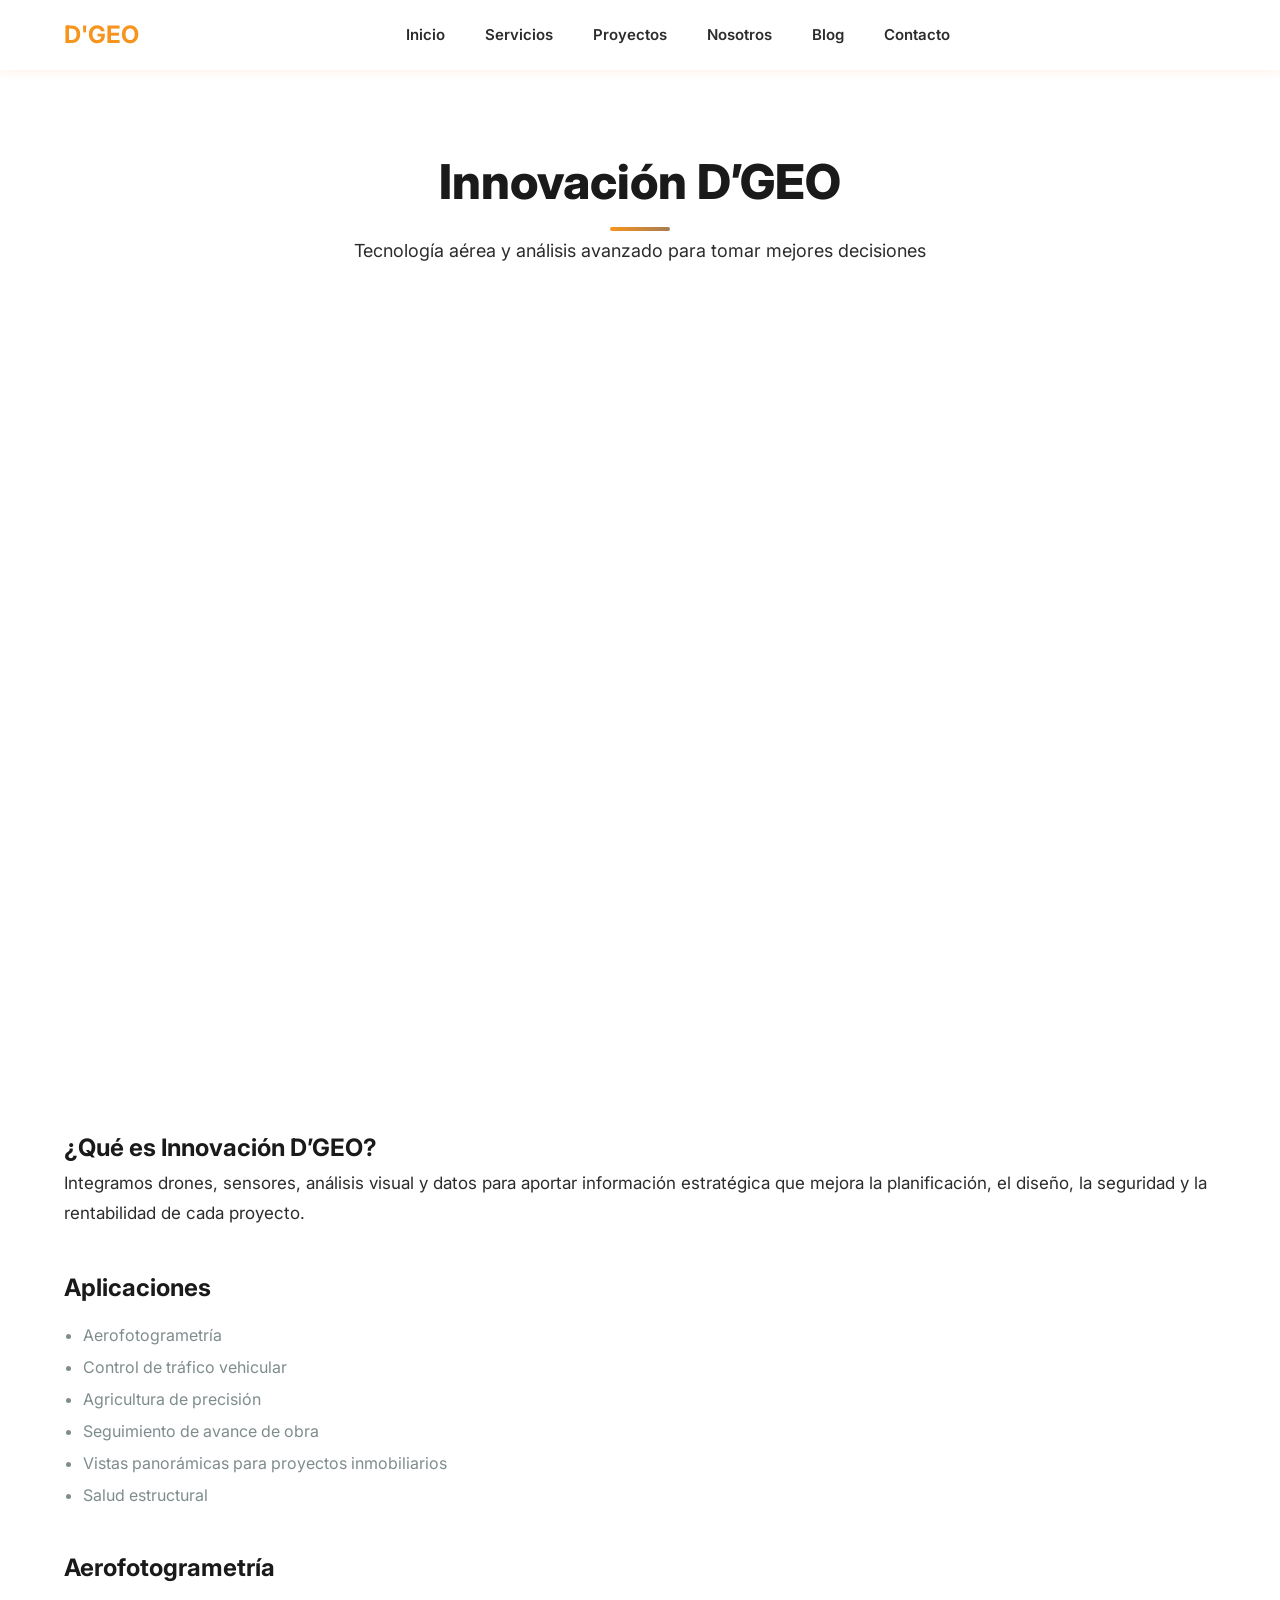
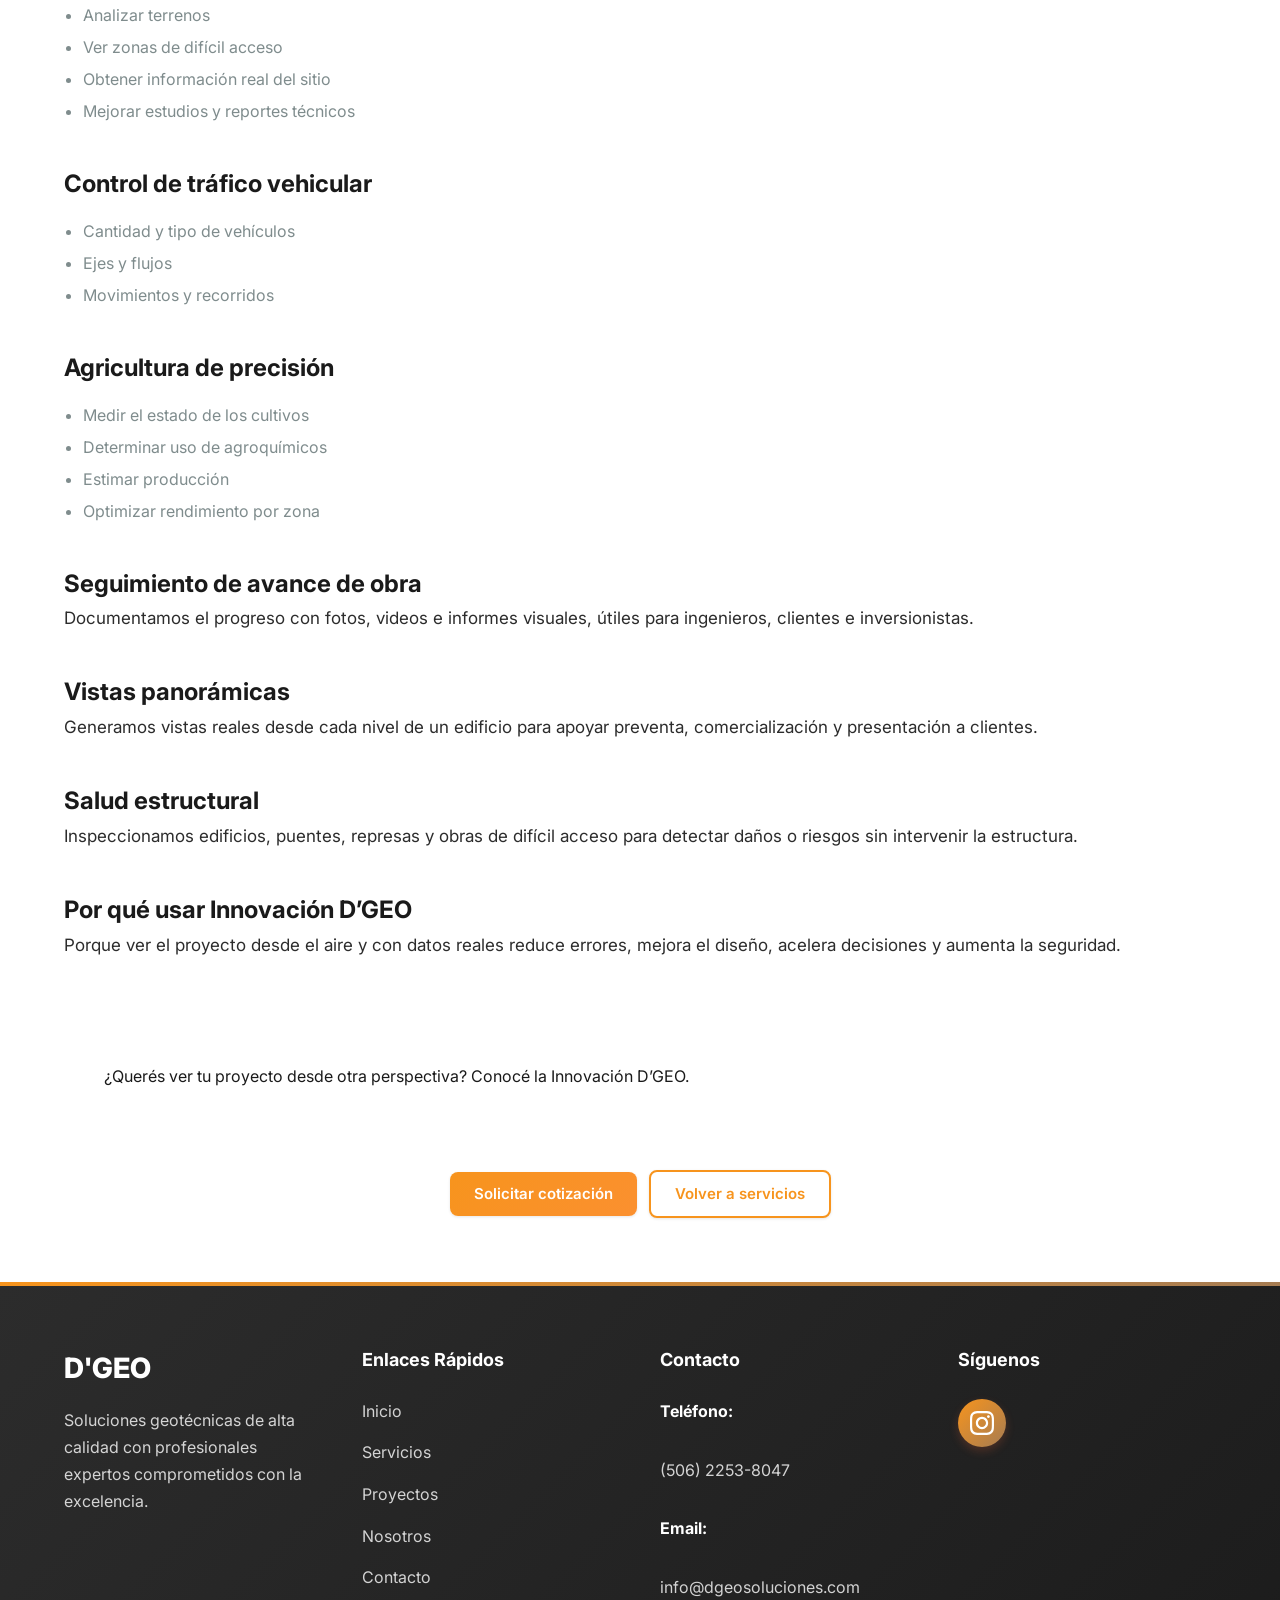
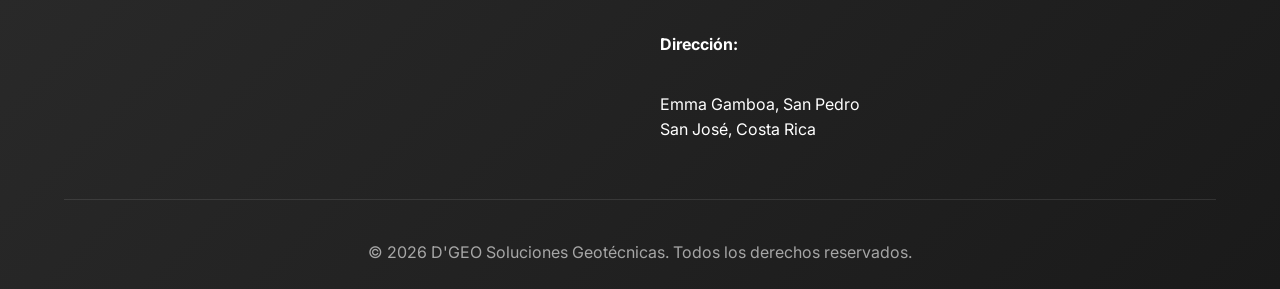
<file: innovacion-dgeo.html>
<!DOCTYPE html>

<html lang="es">
<head>
<meta charset="utf-8"/>
<meta content="width=device-width, initial-scale=1.0" name="viewport"/>
<meta content="D'GEO - Empresa especializada en geotecnia que ofrece soluciones oportunas, correctas y eficaces con profesionales expertos comprometidos con la más alta calidad." name="description"/>
<meta content="geotecnia, estudios geotécnicos, laboratorio, Costa Rica, San José, ingeniería" name="keywords"/>
<!-- Open Graph -->
<meta content="D'GEO - Soluciones Geotécnicas de Alta Calidad" property="og:title"/>
<meta content="Empresa especializada en geotecnia con profesionales expertos comprometidos con la excelencia." property="og:description"/>
<meta content="website" property="og:type"/>
<title>D'GEO - Soluciones Geotécnicas de Alta Calidad | Costa Rica</title>
<!-- Favicon placeholder - Reemplazar con logo real -->
<link href="data:image/svg+xml,&lt;svg xmlns='http://www.w3.org/2000/svg' viewBox='0 0 100 100'&gt;&lt;circle cx='50' cy='50' r='40' fill='%232d5f3f'/&gt;&lt;text x='50' y='60' font-size='40' text-anchor='middle' fill='white' font-family='sans-serif' font-weight='bold'&gt;D&lt;/text&gt;&lt;/svg&gt;" rel="icon" type="image/svg+xml"/>
<!-- Google Fonts -->
<link href="https://fonts.googleapis.com" rel="preconnect"/>
<link crossorigin="" href="https://fonts.gstatic.com" rel="preconnect"/>
<link href="https://fonts.googleapis.com/css2?family=Inter:wght@300;400;500;600;700;800&amp;display=swap" rel="stylesheet"/>
<link href="styles.css" rel="stylesheet"/>
</head>
<body>
<header class="header">
<div class="container header-container">
<a class="logo" href="index.html">D'GEO</a>
<nav class="nav" id="nav">
<ul class="nav-list">
<li><a class="nav-link" href="index.html#inicio">Inicio</a></li>
<li><a class="nav-link" href="index.html#servicios">Servicios</a></li>
<li><a class="nav-link" href="index.html#proyectos">Proyectos</a></li>
<li><a class="nav-link" href="index.html#nosotros">Nosotros</a></li>
<li><a class="nav-link" href="index.html#blog">Blog</a></li>
<li><a class="nav-link" href="index.html#contacto">Contacto</a></li>
</ul>
</nav>
<button aria-label="Abrir menú" class="nav-toggle" id="nav-toggle">
<span></span><span></span><span></span>
</button>
</div>
</header>
<main class="main">
<section class="section" style="padding-top: calc(var(--spacing-xl) + 80px);">
<div class="container">
<div class="section-header">
<h1 class="section-title">Innovación D’GEO</h1>
<p class="section-subtitle">Tecnología aérea y análisis avanzado para tomar mejores decisiones</p>
</div>
<div class="video-wrapper" style="margin-top: var(--spacing-lg);"><iframe allow="accelerometer; autoplay; clipboard-write; encrypted-media; gyroscope; picture-in-picture; web-share" allowfullscreen="True" loading="lazy" referrerpolicy="strict-origin-when-cross-origin" src="https://www.youtube.com/embed/jV6eaWgEYN4?rel=0&amp;modestbranding=1&amp;autoplay=1&amp;mute=1&amp;loop=1&amp;playlist=jV6eaWgEYN4" style="width:100%; aspect-ratio: 16/9; border:0; border-radius: 16px;" title="Innovación D’GEO"></iframe></div>
</div>
</section>
<section class="section">
<div class="container">
<h2 style="margin-top: var(--spacing-lg);">¿Qué es Innovación D’GEO?</h2>
<p class="about-text">Integramos drones, sensores, análisis visual y datos para aportar información estratégica que mejora la planificación, el diseño, la seguridad y la rentabilidad de cada proyecto.</p>
<h2 style="margin-top: var(--spacing-lg);">Aplicaciones</h2>
<ul class="list">
<li>Aerofotogrametría</li>
<li>Control de tráfico vehicular</li>
<li>Agricultura de precisión</li>
<li>Seguimiento de avance de obra</li>
<li>Vistas panorámicas para proyectos inmobiliarios</li>
<li>Salud estructural</li>
</ul>
<h2 style="margin-top: var(--spacing-lg);">Aerofotogrametría</h2>
<ul class="list">
<li>Analizar terrenos</li>
<li>Ver zonas de difícil acceso</li>
<li>Obtener información real del sitio</li>
<li>Mejorar estudios y reportes técnicos</li>
</ul>
<h2 style="margin-top: var(--spacing-lg);">Control de tráfico vehicular</h2>
<ul class="list">
<li>Cantidad y tipo de vehículos</li>
<li>Ejes y flujos</li>
<li>Movimientos y recorridos</li>
</ul>
<h2 style="margin-top: var(--spacing-lg);">Agricultura de precisión</h2>
<ul class="list">
<li>Medir el estado de los cultivos</li>
<li>Determinar uso de agroquímicos</li>
<li>Estimar producción</li>
<li>Optimizar rendimiento por zona</li>
</ul>
<h2 style="margin-top: var(--spacing-lg);">Seguimiento de avance de obra</h2>
<p class="about-text">Documentamos el progreso con fotos, videos e informes visuales, útiles para ingenieros, clientes e inversionistas.</p>
<h2 style="margin-top: var(--spacing-lg);">Vistas panorámicas</h2>
<p class="about-text">Generamos vistas reales desde cada nivel de un edificio para apoyar preventa, comercialización y presentación a clientes.</p>
<h2 style="margin-top: var(--spacing-lg);">Salud estructural</h2>
<p class="about-text">Inspeccionamos edificios, puentes, represas y obras de difícil acceso para detectar daños o riesgos sin intervenir la estructura.</p>
<h2 style="margin-top: var(--spacing-lg);">Por qué usar Innovación D’GEO</h2>
<p class="about-text">Porque ver el proyecto desde el aire y con datos reales reduce errores, mejora el diseño, acelera decisiones y aumenta la seguridad.</p>
<div style="margin-top: var(--spacing-xl); padding: var(--spacing-lg); border: 1px solid var(--border); border-radius: 20px; background: var(--surface);"><p style="margin:0;">¿Querés ver tu proyecto desde otra perspectiva? Conocé la Innovación D’GEO.</p></div>
<div style="margin-top: var(--spacing-lg); text-align:center;"><a class="btn btn-primary" href="index.html#contacto">Solicitar cotización</a> <a class="btn btn-secondary" href="index.html#servicios" style="margin-left:8px;">Volver a servicios</a></div>
</div></section>
</main>
<footer class="footer">
<div class="container">
<div class="footer-grid">
<div class="footer-col">
<div class="footer-logo">D'GEO</div>
<p class="footer-description">
                        Soluciones geotécnicas de alta calidad con profesionales expertos comprometidos con la excelencia.
                    </p>
</div>
<div class="footer-col">
<h4 class="footer-title">Enlaces Rápidos</h4>
<ul class="footer-links">
<li><a href="#inicio">Inicio</a></li>
<li><a href="#servicios">Servicios</a></li>
<li><a href="#proyectos">Proyectos</a></li>
<li><a href="#nosotros">Nosotros</a></li>
<li><a href="#contacto">Contacto</a></li>
</ul>
</div>
<div class="footer-col">
<h4 class="footer-title">Contacto</h4>
<ul class="footer-contact">
<li>
<strong>Teléfono:</strong><br/>
<a href="tel:+50622538047">(506) 2253-8047</a>
</li>
<li>
<strong>Email:</strong><br/>
<a href="mailto:info@dgeosoluciones.com">info@dgeosoluciones.com</a>
</li>
<li>
<strong>Dirección:</strong><br/>
                            Emma Gamboa, San Pedro<br/>
                            San José, Costa Rica
                        </li>
</ul>
</div>
<div class="footer-col">
<h4 class="footer-title">Síguenos</h4>
<div class="footer-social">
<a aria-label="Instagram" class="social-link" href="https://www.instagram.com/dgeo_soluciones/" rel="noopener noreferrer" target="_blank">
<svg fill="currentColor" height="24" viewbox="0 0 24 24" width="24">
<path d="M12 2.163c3.204 0 3.584.012 4.85.07 3.252.148 4.771 1.691 4.919 4.919.058 1.265.069 1.645.069 4.849 0 3.205-.012 3.584-.069 4.849-.149 3.225-1.664 4.771-4.919 4.919-1.266.058-1.644.07-4.85.07-3.204 0-3.584-.012-4.849-.07-3.26-.149-4.771-1.699-4.919-4.92-.058-1.265-.07-1.644-.07-4.849 0-3.204.013-3.583.07-4.849.149-3.227 1.664-4.771 4.919-4.919 1.266-.057 1.645-.069 4.849-.069zm0-2.163c-3.259 0-3.667.014-4.947.072-4.358.2-6.78 2.618-6.98 6.98-.059 1.281-.073 1.689-.073 4.948 0 3.259.014 3.668.072 4.948.2 4.358 2.618 6.78 6.98 6.98 1.281.058 1.689.072 4.948.072 3.259 0 3.668-.014 4.948-.072 4.354-.2 6.782-2.618 6.979-6.98.059-1.28.073-1.689.073-4.948 0-3.259-.014-3.667-.072-4.947-.196-4.354-2.617-6.78-6.979-6.98-1.281-.059-1.69-.073-4.949-.073zm0 5.838c-3.403 0-6.162 2.759-6.162 6.162s2.759 6.163 6.162 6.163 6.162-2.759 6.162-6.163c0-3.403-2.759-6.162-6.162-6.162zm0 10.162c-2.209 0-4-1.79-4-4 0-2.209 1.791-4 4-4s4 1.791 4 4c0 2.21-1.791 4-4 4zm6.406-11.845c-.796 0-1.441.645-1.441 1.44s.645 1.44 1.441 1.44c.795 0 1.439-.645 1.439-1.44s-.644-1.44-1.439-1.44z"></path>
</svg>
</a>

</div>
</div>
</div>
<div class="footer-bottom">
<p>© 2026 D'GEO Soluciones Geotécnicas. Todos los derechos reservados.</p>
</div>
</div>
</footer>
<script src="app.js"></script>
</body>
</html>
</file>
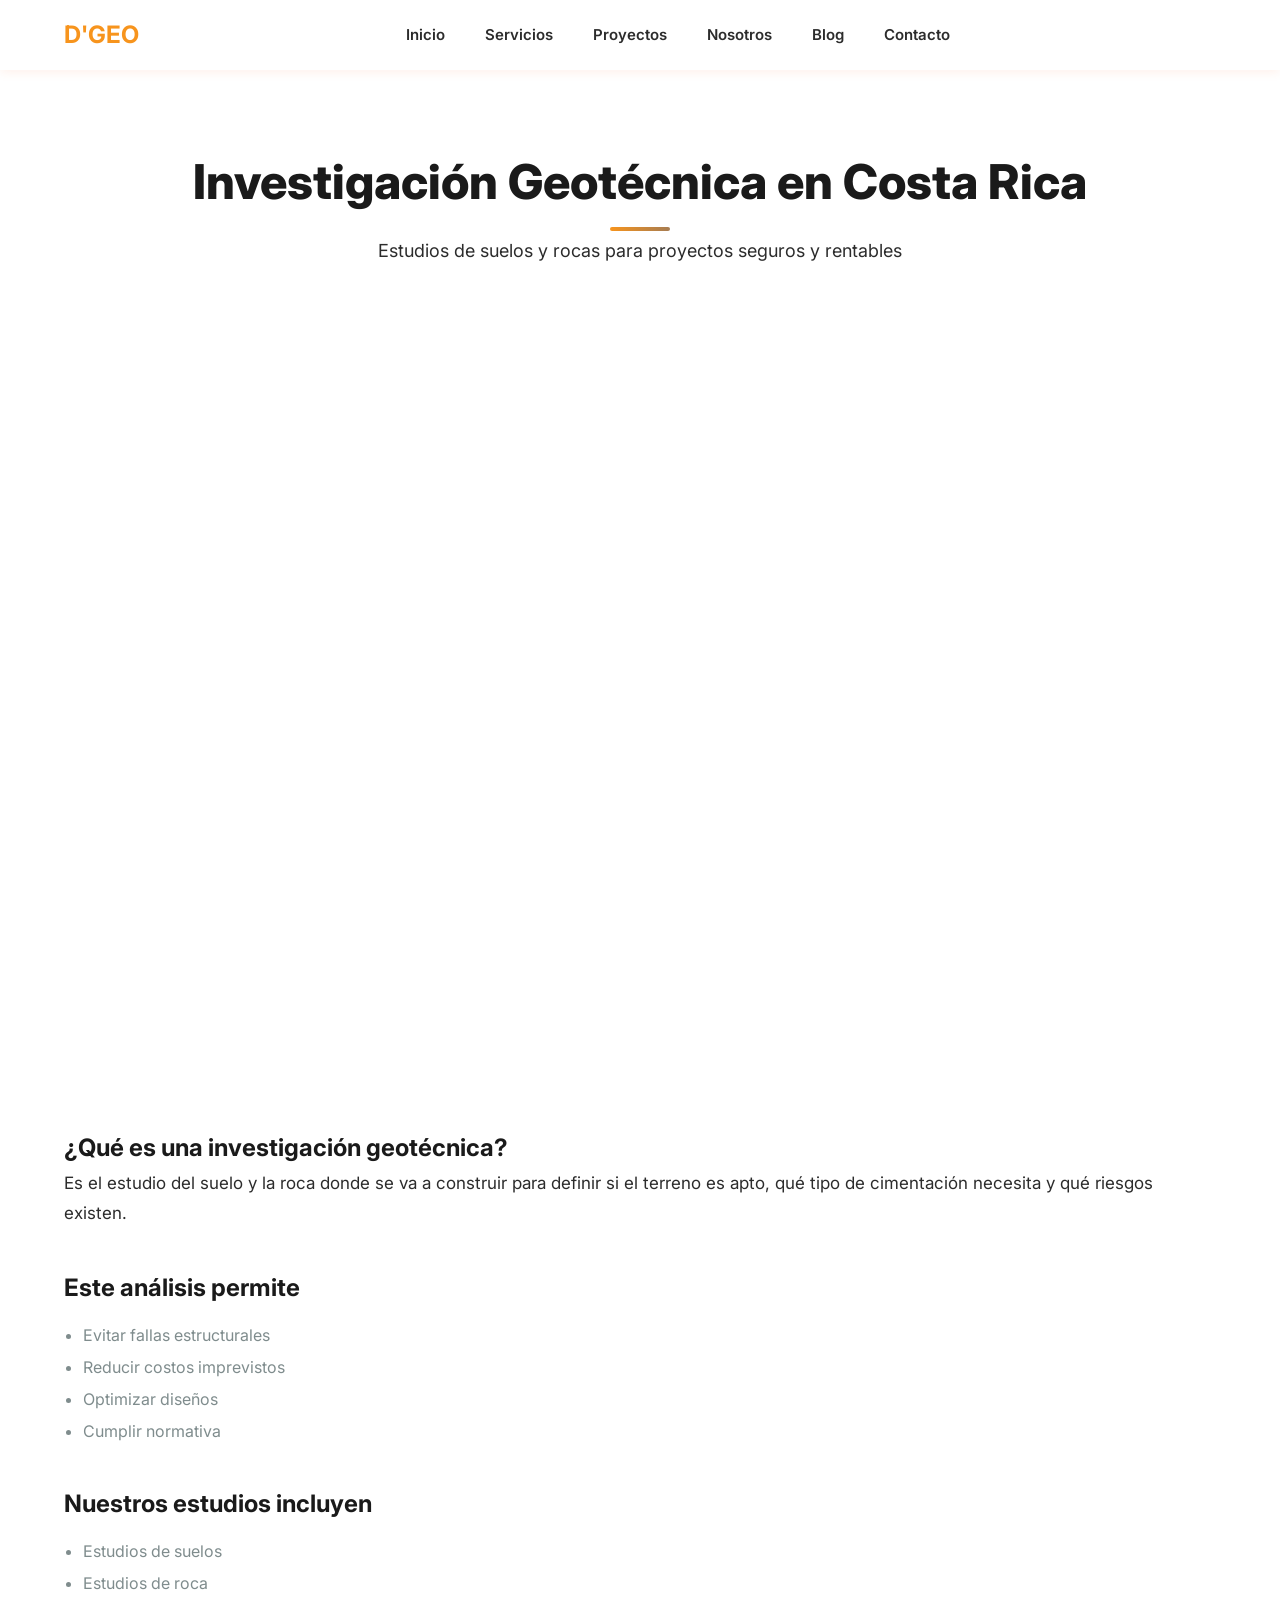
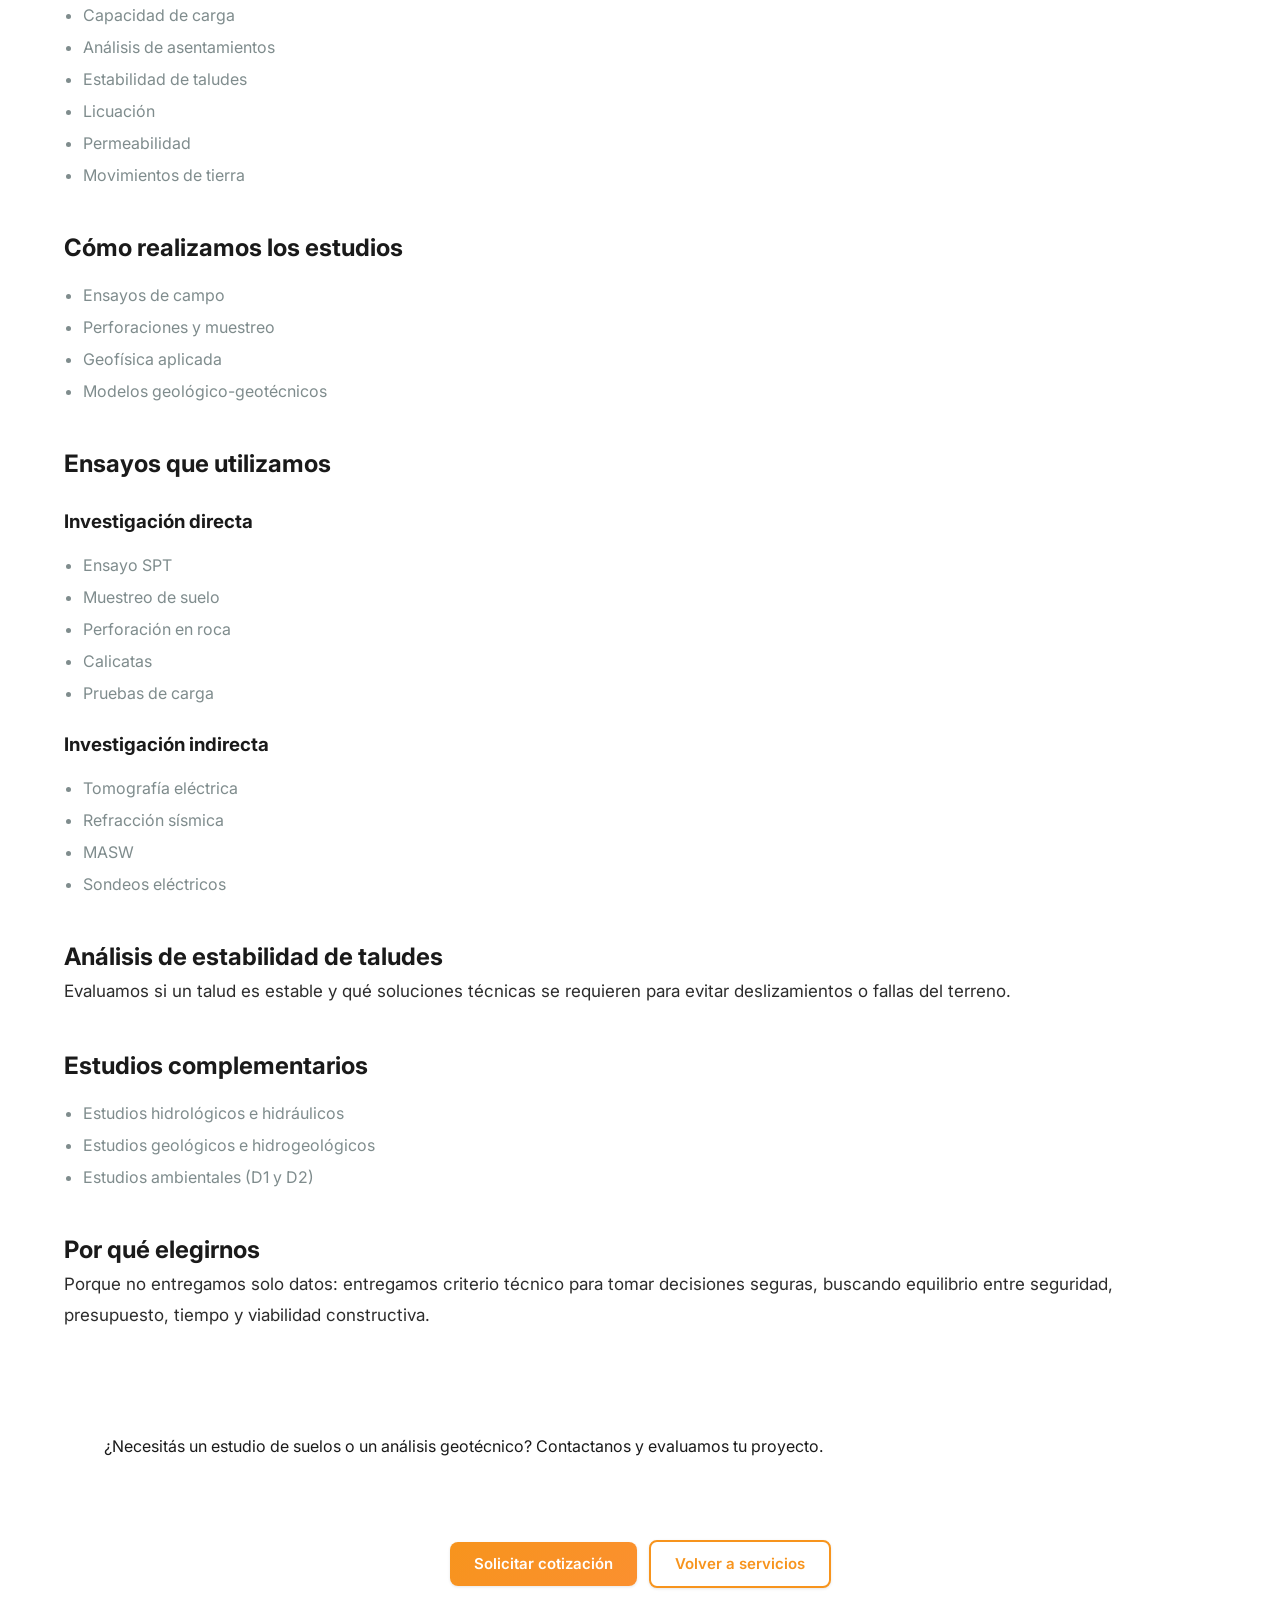
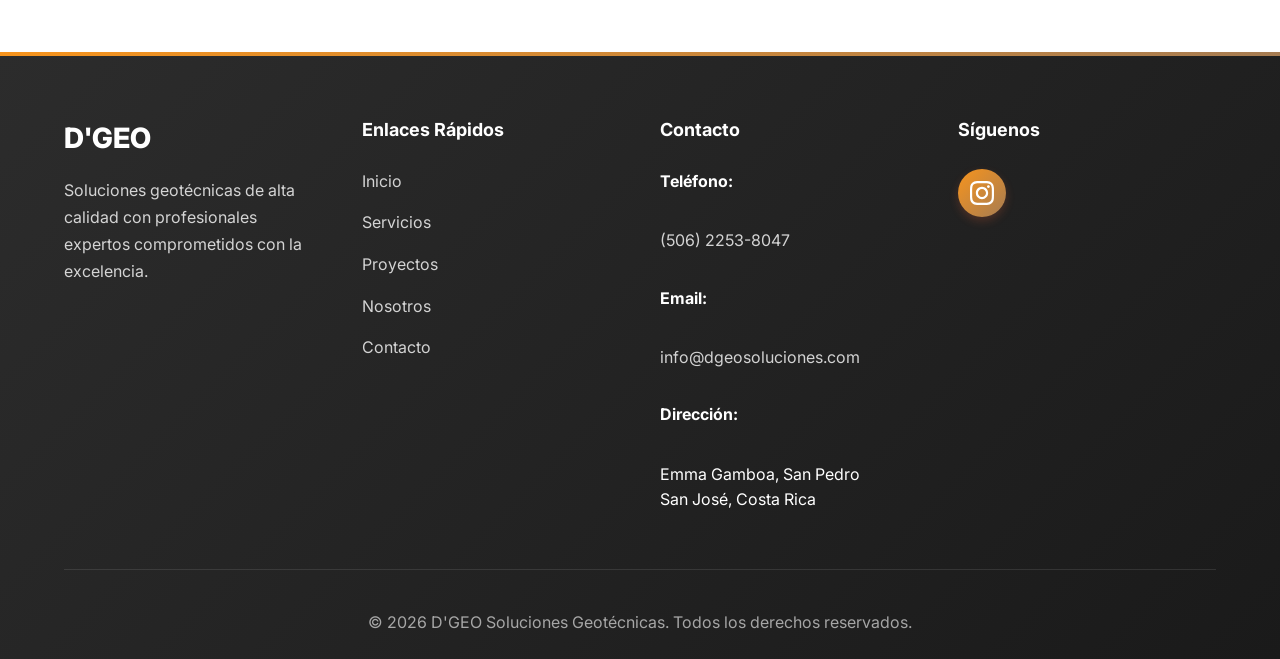
<file: investigacion-geotecnica.html>
<!DOCTYPE html>

<html lang="es">
<head>
<meta charset="utf-8"/>
<meta content="width=device-width, initial-scale=1.0" name="viewport"/>
<meta content="D'GEO - Empresa especializada en geotecnia que ofrece soluciones oportunas, correctas y eficaces con profesionales expertos comprometidos con la más alta calidad." name="description"/>
<meta content="geotecnia, estudios geotécnicos, laboratorio, Costa Rica, San José, ingeniería" name="keywords"/>
<!-- Open Graph -->
<meta content="D'GEO - Soluciones Geotécnicas de Alta Calidad" property="og:title"/>
<meta content="Empresa especializada en geotecnia con profesionales expertos comprometidos con la excelencia." property="og:description"/>
<meta content="website" property="og:type"/>
<title>D'GEO - Soluciones Geotécnicas de Alta Calidad | Costa Rica</title>
<!-- Favicon placeholder - Reemplazar con logo real -->
<link href="data:image/svg+xml,&lt;svg xmlns='http://www.w3.org/2000/svg' viewBox='0 0 100 100'&gt;&lt;circle cx='50' cy='50' r='40' fill='%232d5f3f'/&gt;&lt;text x='50' y='60' font-size='40' text-anchor='middle' fill='white' font-family='sans-serif' font-weight='bold'&gt;D&lt;/text&gt;&lt;/svg&gt;" rel="icon" type="image/svg+xml"/>
<!-- Google Fonts -->
<link href="https://fonts.googleapis.com" rel="preconnect"/>
<link crossorigin="" href="https://fonts.gstatic.com" rel="preconnect"/>
<link href="https://fonts.googleapis.com/css2?family=Inter:wght@300;400;500;600;700;800&amp;display=swap" rel="stylesheet"/>
<link href="styles.css" rel="stylesheet"/>
</head>
<body>
<header class="header">
<div class="container header-container">
<a class="logo" href="index.html">D'GEO</a>
<nav class="nav" id="nav">
<ul class="nav-list">
<li><a class="nav-link" href="index.html#inicio">Inicio</a></li>
<li><a class="nav-link" href="index.html#servicios">Servicios</a></li>
<li><a class="nav-link" href="index.html#proyectos">Proyectos</a></li>
<li><a class="nav-link" href="index.html#nosotros">Nosotros</a></li>
<li><a class="nav-link" href="index.html#blog">Blog</a></li>
<li><a class="nav-link" href="index.html#contacto">Contacto</a></li>
</ul>
</nav>
<button aria-label="Abrir menú" class="nav-toggle" id="nav-toggle">
<span></span><span></span><span></span>
</button>
</div>
</header>
<main class="main">
<section class="section" style="padding-top: calc(var(--spacing-xl) + 80px);">
<div class="container">
<div class="section-header">
<h1 class="section-title">Investigación Geotécnica en Costa Rica</h1>
<p class="section-subtitle">Estudios de suelos y rocas para proyectos seguros y rentables</p>
</div>
<div class="video-wrapper" style="margin-top: var(--spacing-lg);"><iframe allow="accelerometer; autoplay; clipboard-write; encrypted-media; gyroscope; picture-in-picture; web-share" allowfullscreen="True" loading="lazy" referrerpolicy="strict-origin-when-cross-origin" src="https://www.youtube.com/embed/tSRZ-JfmnFE?rel=0&amp;modestbranding=1&amp;autoplay=1&amp;mute=1&amp;loop=1&amp;playlist=tSRZ-JfmnFE" style="width:100%; aspect-ratio: 16/9; border:0; border-radius: 16px;" title="Investigación Geotécnica en Costa Rica"></iframe></div>
</div>
</section>
<section class="section">
<div class="container">
<h2 style="margin-top: var(--spacing-lg);">¿Qué es una investigación geotécnica?</h2>
<p class="about-text">Es el estudio del suelo y la roca donde se va a construir para definir si el terreno es apto, qué tipo de cimentación necesita y qué riesgos existen.</p>
<h2 style="margin-top: var(--spacing-lg);">Este análisis permite</h2>
<ul class="list">
<li>Evitar fallas estructurales</li>
<li>Reducir costos imprevistos</li>
<li>Optimizar diseños</li>
<li>Cumplir normativa</li>
</ul>
<h2 style="margin-top: var(--spacing-lg);">Nuestros estudios incluyen</h2>
<ul class="list">
<li>Estudios de suelos</li>
<li>Estudios de roca</li>
<li>Capacidad de carga</li>
<li>Análisis de asentamientos</li>
<li>Estabilidad de taludes</li>
<li>Licuación</li>
<li>Permeabilidad</li>
<li>Movimientos de tierra</li>
</ul>
<h2 style="margin-top: var(--spacing-lg);">Cómo realizamos los estudios</h2>
<ul class="list">
<li>Ensayos de campo</li>
<li>Perforaciones y muestreo</li>
<li>Geofísica aplicada</li>
<li>Modelos geológico-geotécnicos</li>
</ul>
<h2 style="margin-top: var(--spacing-lg);">Ensayos que utilizamos</h2>
<h3 style="margin-top: var(--spacing-md);">Investigación directa</h3>
<ul class="list">
<li>Ensayo SPT</li>
<li>Muestreo de suelo</li>
<li>Perforación en roca</li>
<li>Calicatas</li>
<li>Pruebas de carga</li>
</ul>
<h3 style="margin-top: var(--spacing-md);">Investigación indirecta</h3>
<ul class="list">
<li>Tomografía eléctrica</li>
<li>Refracción sísmica</li>
<li>MASW</li>
<li>Sondeos eléctricos</li>
</ul>
<h2 style="margin-top: var(--spacing-lg);">Análisis de estabilidad de taludes</h2>
<p class="about-text">Evaluamos si un talud es estable y qué soluciones técnicas se requieren para evitar deslizamientos o fallas del terreno.</p>
<h2 style="margin-top: var(--spacing-lg);">Estudios complementarios</h2>
<ul class="list">
<li>Estudios hidrológicos e hidráulicos</li>
<li>Estudios geológicos e hidrogeológicos</li>
<li>Estudios ambientales (D1 y D2)</li>
</ul>
<h2 style="margin-top: var(--spacing-lg);">Por qué elegirnos</h2>
<p class="about-text">Porque no entregamos solo datos: entregamos criterio técnico para tomar decisiones seguras, buscando equilibrio entre seguridad, presupuesto, tiempo y viabilidad constructiva.</p>
<div style="margin-top: var(--spacing-xl); padding: var(--spacing-lg); border: 1px solid var(--border); border-radius: 20px; background: var(--surface);"><p style="margin:0;">¿Necesitás un estudio de suelos o un análisis geotécnico? Contactanos y evaluamos tu proyecto.</p></div>
<div style="margin-top: var(--spacing-lg); text-align:center;"><a class="btn btn-primary" href="index.html#contacto">Solicitar cotización</a> <a class="btn btn-secondary" href="index.html#servicios" style="margin-left:8px;">Volver a servicios</a></div>
</div></section>
</main>
<footer class="footer">
<div class="container">
<div class="footer-grid">
<div class="footer-col">
<div class="footer-logo">D'GEO</div>
<p class="footer-description">
                        Soluciones geotécnicas de alta calidad con profesionales expertos comprometidos con la excelencia.
                    </p>
</div>
<div class="footer-col">
<h4 class="footer-title">Enlaces Rápidos</h4>
<ul class="footer-links">
<li><a href="#inicio">Inicio</a></li>
<li><a href="#servicios">Servicios</a></li>
<li><a href="#proyectos">Proyectos</a></li>
<li><a href="#nosotros">Nosotros</a></li>
<li><a href="#contacto">Contacto</a></li>
</ul>
</div>
<div class="footer-col">
<h4 class="footer-title">Contacto</h4>
<ul class="footer-contact">
<li>
<strong>Teléfono:</strong><br/>
<a href="tel:+50622538047">(506) 2253-8047</a>
</li>
<li>
<strong>Email:</strong><br/>
<a href="mailto:info@dgeosoluciones.com">info@dgeosoluciones.com</a>
</li>
<li>
<strong>Dirección:</strong><br/>
                            Emma Gamboa, San Pedro<br/>
                            San José, Costa Rica
                        </li>
</ul>
</div>
<div class="footer-col">
<h4 class="footer-title">Síguenos</h4>
<div class="footer-social">
<a aria-label="Instagram" class="social-link" href="https://www.instagram.com/dgeo_soluciones/" rel="noopener noreferrer" target="_blank">
<svg fill="currentColor" height="24" viewbox="0 0 24 24" width="24">
<path d="M12 2.163c3.204 0 3.584.012 4.85.07 3.252.148 4.771 1.691 4.919 4.919.058 1.265.069 1.645.069 4.849 0 3.205-.012 3.584-.069 4.849-.149 3.225-1.664 4.771-4.919 4.919-1.266.058-1.644.07-4.85.07-3.204 0-3.584-.012-4.849-.07-3.26-.149-4.771-1.699-4.919-4.92-.058-1.265-.07-1.644-.07-4.849 0-3.204.013-3.583.07-4.849.149-3.227 1.664-4.771 4.919-4.919 1.266-.057 1.645-.069 4.849-.069zm0-2.163c-3.259 0-3.667.014-4.947.072-4.358.2-6.78 2.618-6.98 6.98-.059 1.281-.073 1.689-.073 4.948 0 3.259.014 3.668.072 4.948.2 4.358 2.618 6.78 6.98 6.98 1.281.058 1.689.072 4.948.072 3.259 0 3.668-.014 4.948-.072 4.354-.2 6.782-2.618 6.979-6.98.059-1.28.073-1.689.073-4.948 0-3.259-.014-3.667-.072-4.947-.196-4.354-2.617-6.78-6.979-6.98-1.281-.059-1.69-.073-4.949-.073zm0 5.838c-3.403 0-6.162 2.759-6.162 6.162s2.759 6.163 6.162 6.163 6.162-2.759 6.162-6.163c0-3.403-2.759-6.162-6.162-6.162zm0 10.162c-2.209 0-4-1.79-4-4 0-2.209 1.791-4 4-4s4 1.791 4 4c0 2.21-1.791 4-4 4zm6.406-11.845c-.796 0-1.441.645-1.441 1.44s.645 1.44 1.441 1.44c.795 0 1.439-.645 1.439-1.44s-.644-1.44-1.439-1.44z"></path>
</svg>
</a>

</div>
</div>
</div>
<div class="footer-bottom">
<p>© 2026 D'GEO Soluciones Geotécnicas. Todos los derechos reservados.</p>
</div>
</div>
</footer>
<script src="app.js"></script>
</body>
</html>
</file>
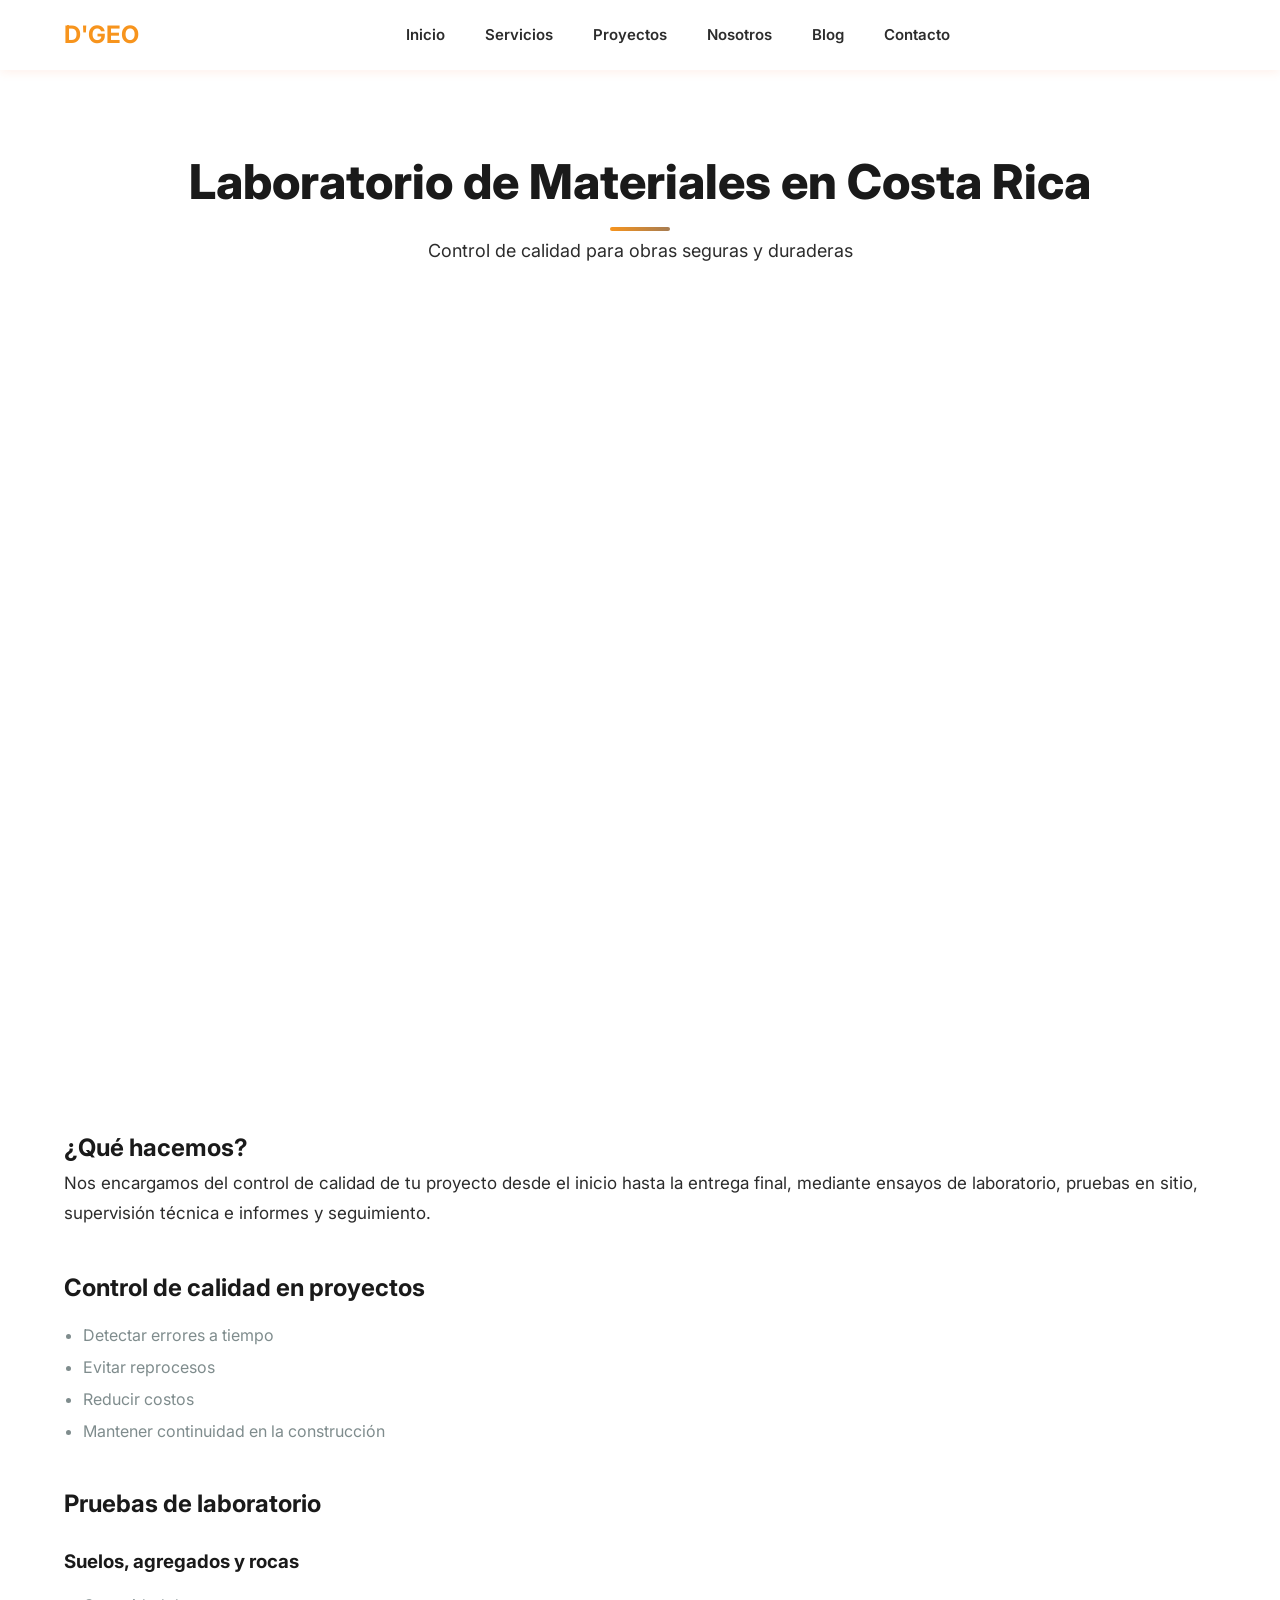
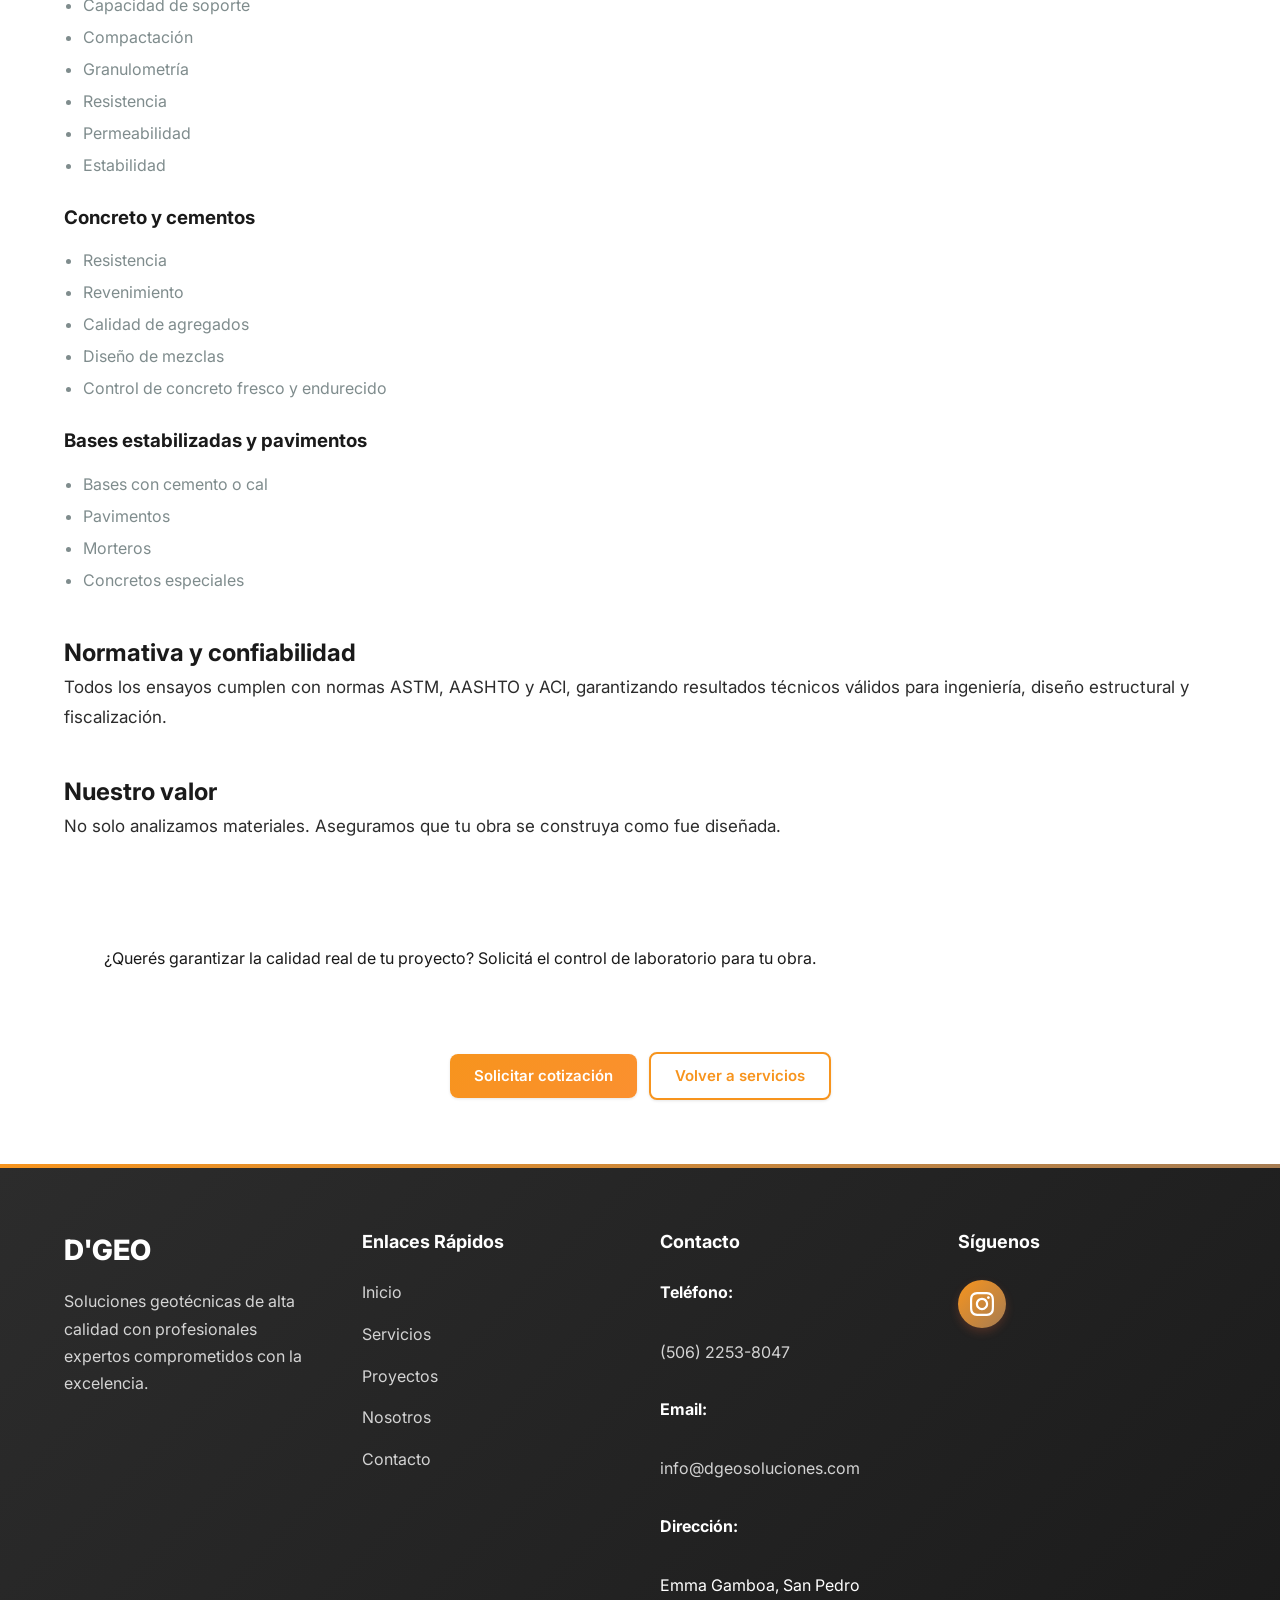
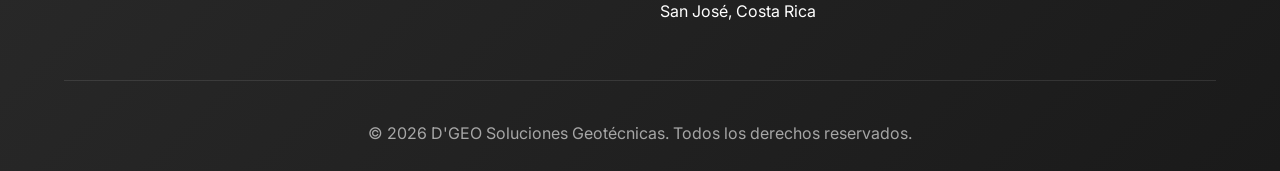
<file: laboratorio-materiales.html>
<!DOCTYPE html>

<html lang="es">
<head>
<meta charset="utf-8"/>
<meta content="width=device-width, initial-scale=1.0" name="viewport"/>
<meta content="D'GEO - Empresa especializada en geotecnia que ofrece soluciones oportunas, correctas y eficaces con profesionales expertos comprometidos con la más alta calidad." name="description"/>
<meta content="geotecnia, estudios geotécnicos, laboratorio, Costa Rica, San José, ingeniería" name="keywords"/>
<!-- Open Graph -->
<meta content="D'GEO - Soluciones Geotécnicas de Alta Calidad" property="og:title"/>
<meta content="Empresa especializada en geotecnia con profesionales expertos comprometidos con la excelencia." property="og:description"/>
<meta content="website" property="og:type"/>
<title>D'GEO - Soluciones Geotécnicas de Alta Calidad | Costa Rica</title>
<!-- Favicon placeholder - Reemplazar con logo real -->
<link href="data:image/svg+xml,&lt;svg xmlns='http://www.w3.org/2000/svg' viewBox='0 0 100 100'&gt;&lt;circle cx='50' cy='50' r='40' fill='%232d5f3f'/&gt;&lt;text x='50' y='60' font-size='40' text-anchor='middle' fill='white' font-family='sans-serif' font-weight='bold'&gt;D&lt;/text&gt;&lt;/svg&gt;" rel="icon" type="image/svg+xml"/>
<!-- Google Fonts -->
<link href="https://fonts.googleapis.com" rel="preconnect"/>
<link crossorigin="" href="https://fonts.gstatic.com" rel="preconnect"/>
<link href="https://fonts.googleapis.com/css2?family=Inter:wght@300;400;500;600;700;800&amp;display=swap" rel="stylesheet"/>
<link href="styles.css" rel="stylesheet"/>
</head>
<body>
<header class="header">
<div class="container header-container">
<a class="logo" href="index.html">D'GEO</a>
<nav class="nav" id="nav">
<ul class="nav-list">
<li><a class="nav-link" href="index.html#inicio">Inicio</a></li>
<li><a class="nav-link" href="index.html#servicios">Servicios</a></li>
<li><a class="nav-link" href="index.html#proyectos">Proyectos</a></li>
<li><a class="nav-link" href="index.html#nosotros">Nosotros</a></li>
<li><a class="nav-link" href="index.html#blog">Blog</a></li>
<li><a class="nav-link" href="index.html#contacto">Contacto</a></li>
</ul>
</nav>
<button aria-label="Abrir menú" class="nav-toggle" id="nav-toggle">
<span></span><span></span><span></span>
</button>
</div>
</header>
<main class="main">
<section class="section" style="padding-top: calc(var(--spacing-xl) + 80px);">
<div class="container">
<div class="section-header">
<h1 class="section-title">Laboratorio de Materiales en Costa Rica</h1>
<p class="section-subtitle">Control de calidad para obras seguras y duraderas</p>
</div>
<div class="video-wrapper" style="margin-top: var(--spacing-lg);"><iframe allow="accelerometer; autoplay; clipboard-write; encrypted-media; gyroscope; picture-in-picture; web-share" allowfullscreen="True" loading="lazy" referrerpolicy="strict-origin-when-cross-origin" src="https://www.youtube.com/embed/bpaaoBNW7lY?rel=0&amp;modestbranding=1&amp;autoplay=1&amp;mute=1&amp;loop=1&amp;playlist=bpaaoBNW7lY" style="width:100%; aspect-ratio: 16/9; border:0; border-radius: 16px;" title="Laboratorio de Materiales en Costa Rica"></iframe></div>
</div>
</section>
<section class="section">
<div class="container">
<h2 style="margin-top: var(--spacing-lg);">¿Qué hacemos?</h2>
<p class="about-text">Nos encargamos del control de calidad de tu proyecto desde el inicio hasta la entrega final, mediante ensayos de laboratorio, pruebas en sitio, supervisión técnica e informes y seguimiento.</p>
<h2 style="margin-top: var(--spacing-lg);">Control de calidad en proyectos</h2>
<ul class="list">
<li>Detectar errores a tiempo</li>
<li>Evitar reprocesos</li>
<li>Reducir costos</li>
<li>Mantener continuidad en la construcción</li>
</ul>
<h2 style="margin-top: var(--spacing-lg);">Pruebas de laboratorio</h2>
<h3 style="margin-top: var(--spacing-md);">Suelos, agregados y rocas</h3>
<ul class="list">
<li>Capacidad de soporte</li>
<li>Compactación</li>
<li>Granulometría</li>
<li>Resistencia</li>
<li>Permeabilidad</li>
<li>Estabilidad</li>
</ul>
<h3 style="margin-top: var(--spacing-md);">Concreto y cementos</h3>
<ul class="list">
<li>Resistencia</li>
<li>Revenimiento</li>
<li>Calidad de agregados</li>
<li>Diseño de mezclas</li>
<li>Control de concreto fresco y endurecido</li>
</ul>
<h3 style="margin-top: var(--spacing-md);">Bases estabilizadas y pavimentos</h3>
<ul class="list">
<li>Bases con cemento o cal</li>
<li>Pavimentos</li>
<li>Morteros</li>
<li>Concretos especiales</li>
</ul>
<h2 style="margin-top: var(--spacing-lg);">Normativa y confiabilidad</h2>
<p class="about-text">Todos los ensayos cumplen con normas ASTM, AASHTO y ACI, garantizando resultados técnicos válidos para ingeniería, diseño estructural y fiscalización.</p>
<h2 style="margin-top: var(--spacing-lg);">Nuestro valor</h2>
<p class="about-text">No solo analizamos materiales. Aseguramos que tu obra se construya como fue diseñada.</p>
<div style="margin-top: var(--spacing-xl); padding: var(--spacing-lg); border: 1px solid var(--border); border-radius: 20px; background: var(--surface);"><p style="margin:0;">¿Querés garantizar la calidad real de tu proyecto? Solicitá el control de laboratorio para tu obra.</p></div>
<div style="margin-top: var(--spacing-lg); text-align:center;"><a class="btn btn-primary" href="index.html#contacto">Solicitar cotización</a> <a class="btn btn-secondary" href="index.html#servicios" style="margin-left:8px;">Volver a servicios</a></div>
</div></section>
</main>
<footer class="footer">
<div class="container">
<div class="footer-grid">
<div class="footer-col">
<div class="footer-logo">D'GEO</div>
<p class="footer-description">
                        Soluciones geotécnicas de alta calidad con profesionales expertos comprometidos con la excelencia.
                    </p>
</div>
<div class="footer-col">
<h4 class="footer-title">Enlaces Rápidos</h4>
<ul class="footer-links">
<li><a href="#inicio">Inicio</a></li>
<li><a href="#servicios">Servicios</a></li>
<li><a href="#proyectos">Proyectos</a></li>
<li><a href="#nosotros">Nosotros</a></li>
<li><a href="#contacto">Contacto</a></li>
</ul>
</div>
<div class="footer-col">
<h4 class="footer-title">Contacto</h4>
<ul class="footer-contact">
<li>
<strong>Teléfono:</strong><br/>
<a href="tel:+50622538047">(506) 2253-8047</a>
</li>
<li>
<strong>Email:</strong><br/>
<a href="mailto:info@dgeosoluciones.com">info@dgeosoluciones.com</a>
</li>
<li>
<strong>Dirección:</strong><br/>
                            Emma Gamboa, San Pedro<br/>
                            San José, Costa Rica
                        </li>
</ul>
</div>
<div class="footer-col">
<h4 class="footer-title">Síguenos</h4>
<div class="footer-social">
<a aria-label="Instagram" class="social-link" href="https://www.instagram.com/dgeo_soluciones/" rel="noopener noreferrer" target="_blank">
<svg fill="currentColor" height="24" viewbox="0 0 24 24" width="24">
<path d="M12 2.163c3.204 0 3.584.012 4.85.07 3.252.148 4.771 1.691 4.919 4.919.058 1.265.069 1.645.069 4.849 0 3.205-.012 3.584-.069 4.849-.149 3.225-1.664 4.771-4.919 4.919-1.266.058-1.644.07-4.85.07-3.204 0-3.584-.012-4.849-.07-3.26-.149-4.771-1.699-4.919-4.92-.058-1.265-.07-1.644-.07-4.849 0-3.204.013-3.583.07-4.849.149-3.227 1.664-4.771 4.919-4.919 1.266-.057 1.645-.069 4.849-.069zm0-2.163c-3.259 0-3.667.014-4.947.072-4.358.2-6.78 2.618-6.98 6.98-.059 1.281-.073 1.689-.073 4.948 0 3.259.014 3.668.072 4.948.2 4.358 2.618 6.78 6.98 6.98 1.281.058 1.689.072 4.948.072 3.259 0 3.668-.014 4.948-.072 4.354-.2 6.782-2.618 6.979-6.98.059-1.28.073-1.689.073-4.948 0-3.259-.014-3.667-.072-4.947-.196-4.354-2.617-6.78-6.979-6.98-1.281-.059-1.69-.073-4.949-.073zm0 5.838c-3.403 0-6.162 2.759-6.162 6.162s2.759 6.163 6.162 6.163 6.162-2.759 6.162-6.163c0-3.403-2.759-6.162-6.162-6.162zm0 10.162c-2.209 0-4-1.79-4-4 0-2.209 1.791-4 4-4s4 1.791 4 4c0 2.21-1.791 4-4 4zm6.406-11.845c-.796 0-1.441.645-1.441 1.44s.645 1.44 1.441 1.44c.795 0 1.439-.645 1.439-1.44s-.644-1.44-1.439-1.44z"></path>
</svg>
</a>

</div>
</div>
</div>
<div class="footer-bottom">
<p>© 2026 D'GEO Soluciones Geotécnicas. Todos los derechos reservados.</p>
</div>
</div>
</footer>
<script src="app.js"></script>
</body>
</html>
</file>
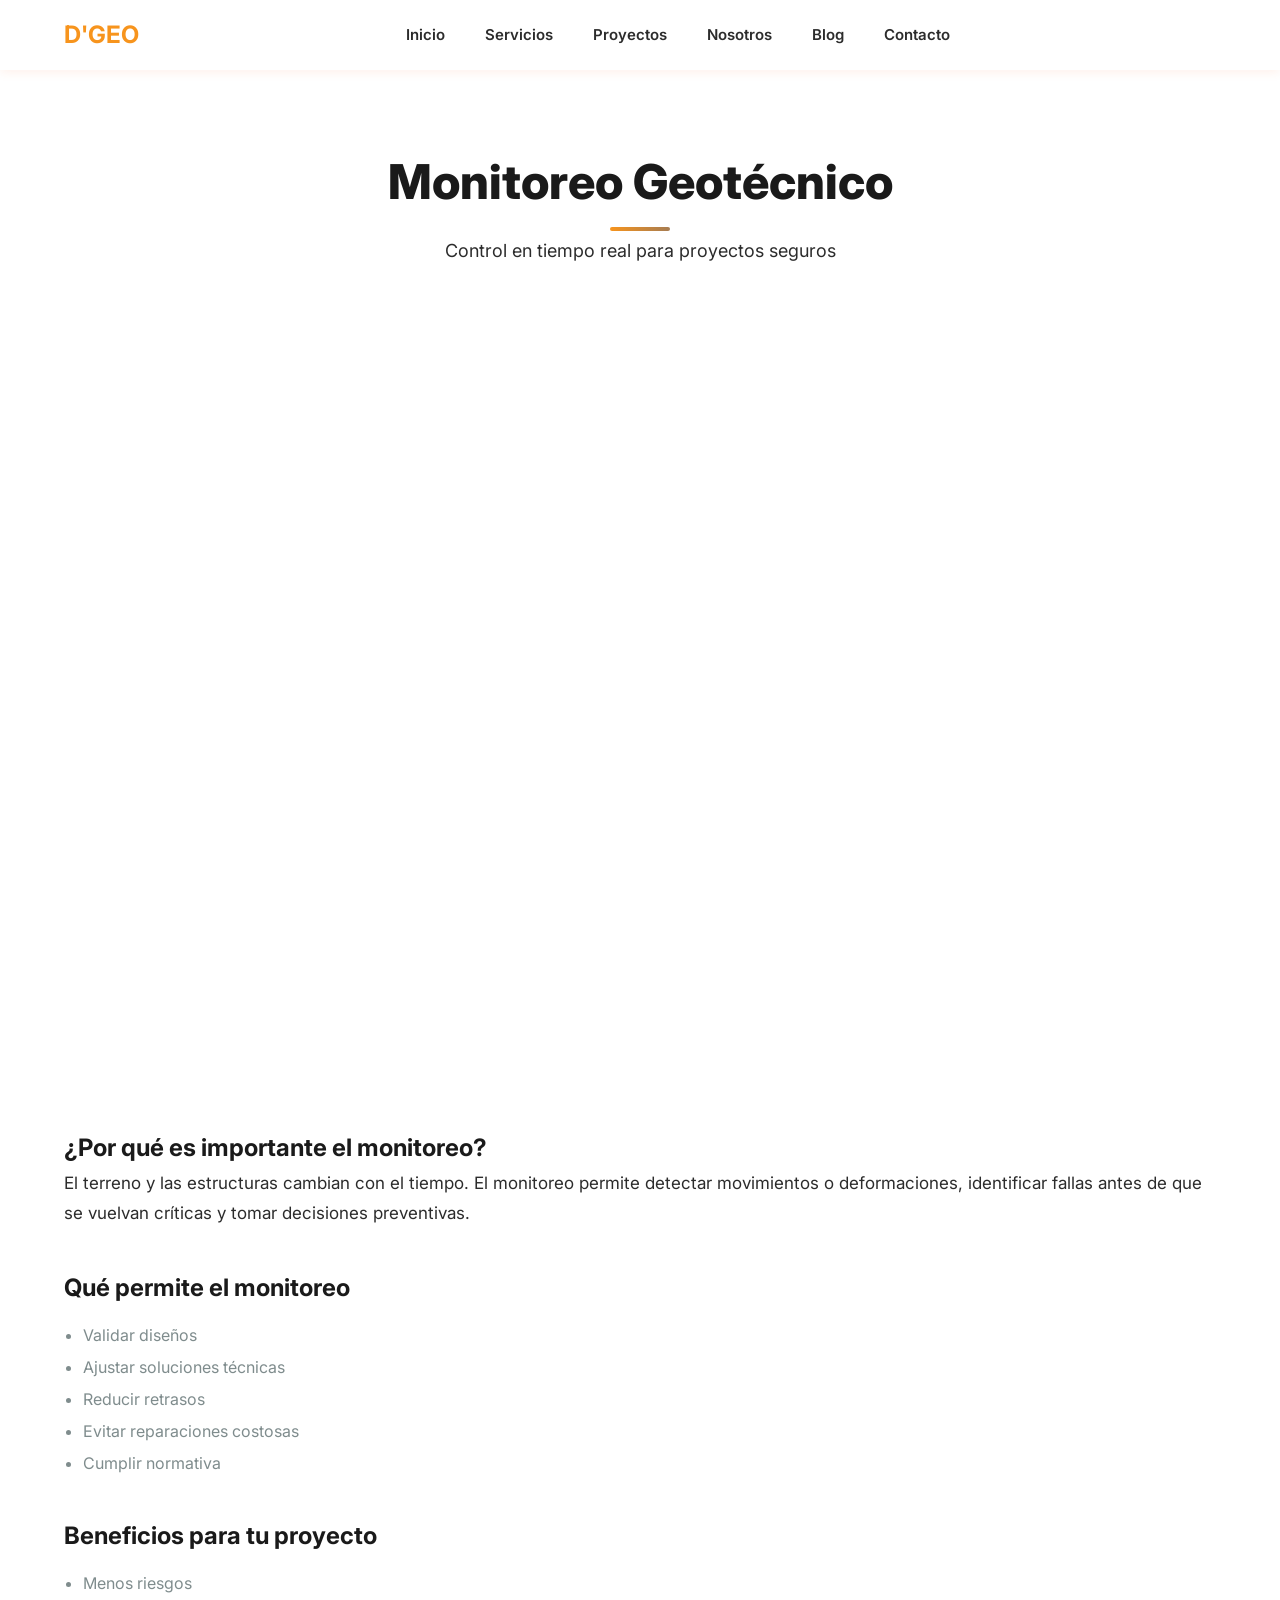
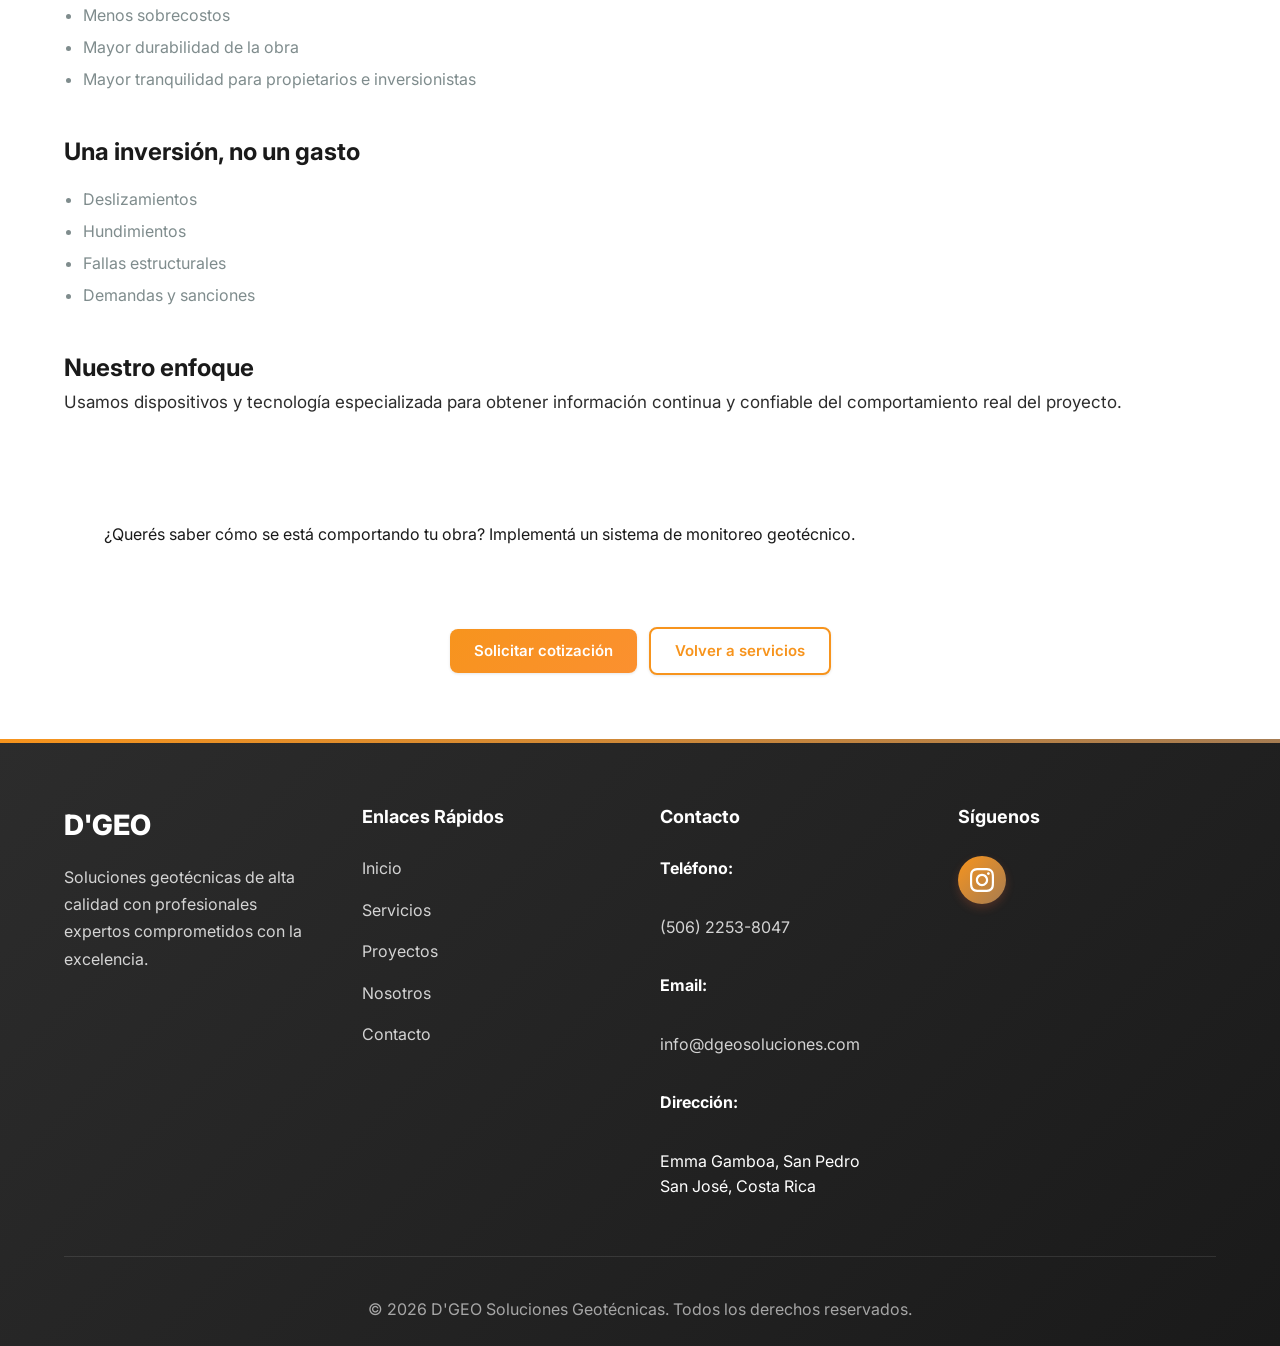
<file: monitoreo-geotecnico.html>
<!DOCTYPE html>

<html lang="es">
<head>
<meta charset="utf-8"/>
<meta content="width=device-width, initial-scale=1.0" name="viewport"/>
<meta content="D'GEO - Empresa especializada en geotecnia que ofrece soluciones oportunas, correctas y eficaces con profesionales expertos comprometidos con la más alta calidad." name="description"/>
<meta content="geotecnia, estudios geotécnicos, laboratorio, Costa Rica, San José, ingeniería" name="keywords"/>
<!-- Open Graph -->
<meta content="D'GEO - Soluciones Geotécnicas de Alta Calidad" property="og:title"/>
<meta content="Empresa especializada en geotecnia con profesionales expertos comprometidos con la excelencia." property="og:description"/>
<meta content="website" property="og:type"/>
<title>D'GEO - Soluciones Geotécnicas de Alta Calidad | Costa Rica</title>
<!-- Favicon placeholder - Reemplazar con logo real -->
<link href="data:image/svg+xml,&lt;svg xmlns='http://www.w3.org/2000/svg' viewBox='0 0 100 100'&gt;&lt;circle cx='50' cy='50' r='40' fill='%232d5f3f'/&gt;&lt;text x='50' y='60' font-size='40' text-anchor='middle' fill='white' font-family='sans-serif' font-weight='bold'&gt;D&lt;/text&gt;&lt;/svg&gt;" rel="icon" type="image/svg+xml"/>
<!-- Google Fonts -->
<link href="https://fonts.googleapis.com" rel="preconnect"/>
<link crossorigin="" href="https://fonts.gstatic.com" rel="preconnect"/>
<link href="https://fonts.googleapis.com/css2?family=Inter:wght@300;400;500;600;700;800&amp;display=swap" rel="stylesheet"/>
<link href="styles.css" rel="stylesheet"/>
</head>
<body>
<header class="header">
<div class="container header-container">
<a class="logo" href="index.html">D'GEO</a>
<nav class="nav" id="nav">
<ul class="nav-list">
<li><a class="nav-link" href="index.html#inicio">Inicio</a></li>
<li><a class="nav-link" href="index.html#servicios">Servicios</a></li>
<li><a class="nav-link" href="index.html#proyectos">Proyectos</a></li>
<li><a class="nav-link" href="index.html#nosotros">Nosotros</a></li>
<li><a class="nav-link" href="index.html#blog">Blog</a></li>
<li><a class="nav-link" href="index.html#contacto">Contacto</a></li>
</ul>
</nav>
<button aria-label="Abrir menú" class="nav-toggle" id="nav-toggle">
<span></span><span></span><span></span>
</button>
</div>
</header>
<main class="main">
<section class="section" style="padding-top: calc(var(--spacing-xl) + 80px);">
<div class="container">
<div class="section-header">
<h1 class="section-title">Monitoreo Geotécnico</h1>
<p class="section-subtitle">Control en tiempo real para proyectos seguros</p>
</div>
<div class="video-wrapper" style="margin-top: var(--spacing-lg);"><iframe allow="accelerometer; autoplay; clipboard-write; encrypted-media; gyroscope; picture-in-picture; web-share" allowfullscreen="True" loading="lazy" referrerpolicy="strict-origin-when-cross-origin" src="https://www.youtube.com/embed/1yzs1W_6Y40?rel=0&amp;modestbranding=1&amp;autoplay=1&amp;mute=1&amp;loop=1&amp;playlist=1yzs1W_6Y40" style="width:100%; aspect-ratio: 16/9; border:0; border-radius: 16px;" title="Monitoreo Geotécnico"></iframe></div>
</div>
</section>
<section class="section">
<div class="container">
<h2 style="margin-top: var(--spacing-lg);">¿Por qué es importante el monitoreo?</h2>
<p class="about-text">El terreno y las estructuras cambian con el tiempo. El monitoreo permite detectar movimientos o deformaciones, identificar fallas antes de que se vuelvan críticas y tomar decisiones preventivas.</p>
<h2 style="margin-top: var(--spacing-lg);">Qué permite el monitoreo</h2>
<ul class="list">
<li>Validar diseños</li>
<li>Ajustar soluciones técnicas</li>
<li>Reducir retrasos</li>
<li>Evitar reparaciones costosas</li>
<li>Cumplir normativa</li>
</ul>
<h2 style="margin-top: var(--spacing-lg);">Beneficios para tu proyecto</h2>
<ul class="list">
<li>Menos riesgos</li>
<li>Menos sobrecostos</li>
<li>Mayor durabilidad de la obra</li>
<li>Mayor tranquilidad para propietarios e inversionistas</li>
</ul>
<h2 style="margin-top: var(--spacing-lg);">Una inversión, no un gasto</h2>
<ul class="list">
<li>Deslizamientos</li>
<li>Hundimientos</li>
<li>Fallas estructurales</li>
<li>Demandas y sanciones</li>
</ul>
<h2 style="margin-top: var(--spacing-lg);">Nuestro enfoque</h2>
<p class="about-text">Usamos dispositivos y tecnología especializada para obtener información continua y confiable del comportamiento real del proyecto.</p>
<div style="margin-top: var(--spacing-xl); padding: var(--spacing-lg); border: 1px solid var(--border); border-radius: 20px; background: var(--surface);"><p style="margin:0;">¿Querés saber cómo se está comportando tu obra? Implementá un sistema de monitoreo geotécnico.</p></div>
<div style="margin-top: var(--spacing-lg); text-align:center;"><a class="btn btn-primary" href="index.html#contacto">Solicitar cotización</a> <a class="btn btn-secondary" href="index.html#servicios" style="margin-left:8px;">Volver a servicios</a></div>
</div></section>
</main>
<footer class="footer">
<div class="container">
<div class="footer-grid">
<div class="footer-col">
<div class="footer-logo">D'GEO</div>
<p class="footer-description">
                        Soluciones geotécnicas de alta calidad con profesionales expertos comprometidos con la excelencia.
                    </p>
</div>
<div class="footer-col">
<h4 class="footer-title">Enlaces Rápidos</h4>
<ul class="footer-links">
<li><a href="#inicio">Inicio</a></li>
<li><a href="#servicios">Servicios</a></li>
<li><a href="#proyectos">Proyectos</a></li>
<li><a href="#nosotros">Nosotros</a></li>
<li><a href="#contacto">Contacto</a></li>
</ul>
</div>
<div class="footer-col">
<h4 class="footer-title">Contacto</h4>
<ul class="footer-contact">
<li>
<strong>Teléfono:</strong><br/>
<a href="tel:+50622538047">(506) 2253-8047</a>
</li>
<li>
<strong>Email:</strong><br/>
<a href="mailto:info@dgeosoluciones.com">info@dgeosoluciones.com</a>
</li>
<li>
<strong>Dirección:</strong><br/>
                            Emma Gamboa, San Pedro<br/>
                            San José, Costa Rica
                        </li>
</ul>
</div>
<div class="footer-col">
<h4 class="footer-title">Síguenos</h4>
<div class="footer-social">
<a aria-label="Instagram" class="social-link" href="https://www.instagram.com/dgeo_soluciones/" rel="noopener noreferrer" target="_blank">
<svg fill="currentColor" height="24" viewbox="0 0 24 24" width="24">
<path d="M12 2.163c3.204 0 3.584.012 4.85.07 3.252.148 4.771 1.691 4.919 4.919.058 1.265.069 1.645.069 4.849 0 3.205-.012 3.584-.069 4.849-.149 3.225-1.664 4.771-4.919 4.919-1.266.058-1.644.07-4.85.07-3.204 0-3.584-.012-4.849-.07-3.26-.149-4.771-1.699-4.919-4.92-.058-1.265-.07-1.644-.07-4.849 0-3.204.013-3.583.07-4.849.149-3.227 1.664-4.771 4.919-4.919 1.266-.057 1.645-.069 4.849-.069zm0-2.163c-3.259 0-3.667.014-4.947.072-4.358.2-6.78 2.618-6.98 6.98-.059 1.281-.073 1.689-.073 4.948 0 3.259.014 3.668.072 4.948.2 4.358 2.618 6.78 6.98 6.98 1.281.058 1.689.072 4.948.072 3.259 0 3.668-.014 4.948-.072 4.354-.2 6.782-2.618 6.979-6.98.059-1.28.073-1.689.073-4.948 0-3.259-.014-3.667-.072-4.947-.196-4.354-2.617-6.78-6.979-6.98-1.281-.059-1.69-.073-4.949-.073zm0 5.838c-3.403 0-6.162 2.759-6.162 6.162s2.759 6.163 6.162 6.163 6.162-2.759 6.162-6.163c0-3.403-2.759-6.162-6.162-6.162zm0 10.162c-2.209 0-4-1.79-4-4 0-2.209 1.791-4 4-4s4 1.791 4 4c0 2.21-1.791 4-4 4zm6.406-11.845c-.796 0-1.441.645-1.441 1.44s.645 1.44 1.441 1.44c.795 0 1.439-.645 1.439-1.44s-.644-1.44-1.439-1.44z"></path>
</svg>
</a>

</div>
</div>
</div>
<div class="footer-bottom">
<p>© 2026 D'GEO Soluciones Geotécnicas. Todos los derechos reservados.</p>
</div>
</div>
</footer>
<script src="app.js"></script>
</body>
</html>
</file>
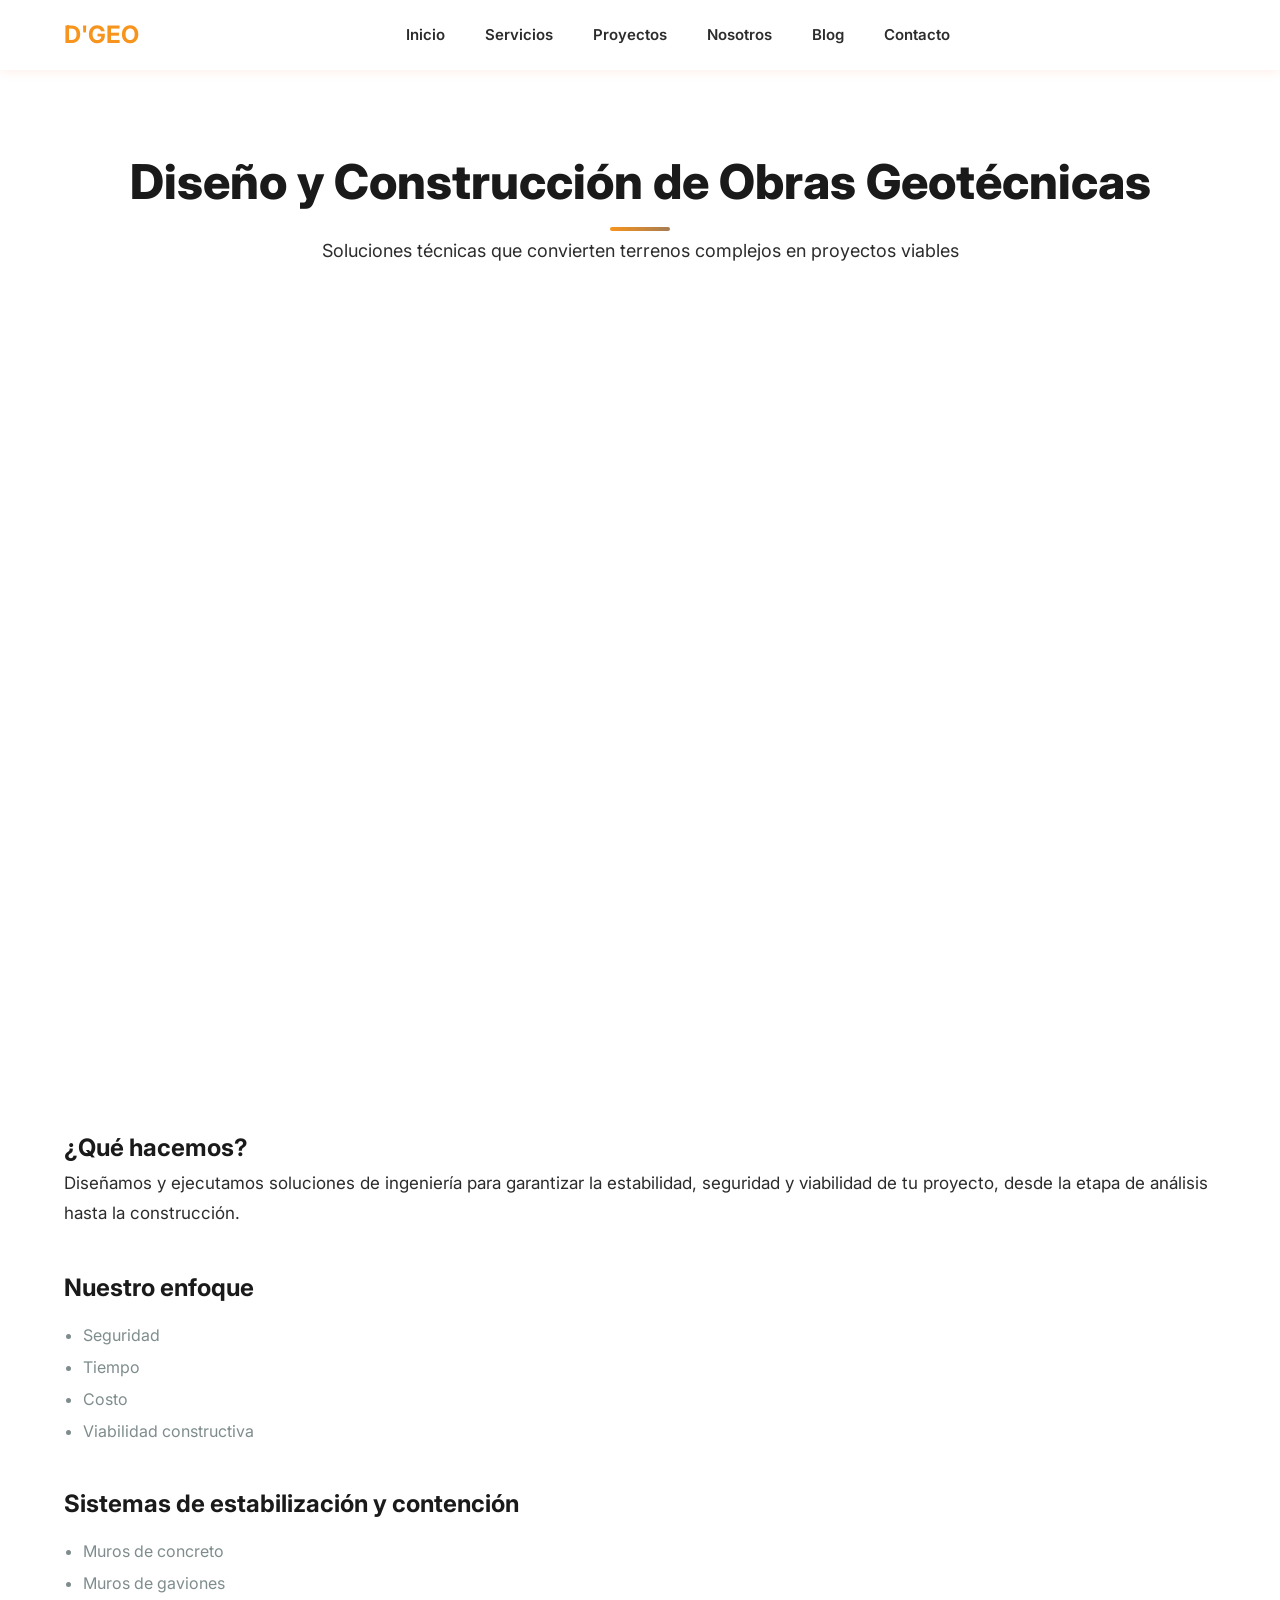
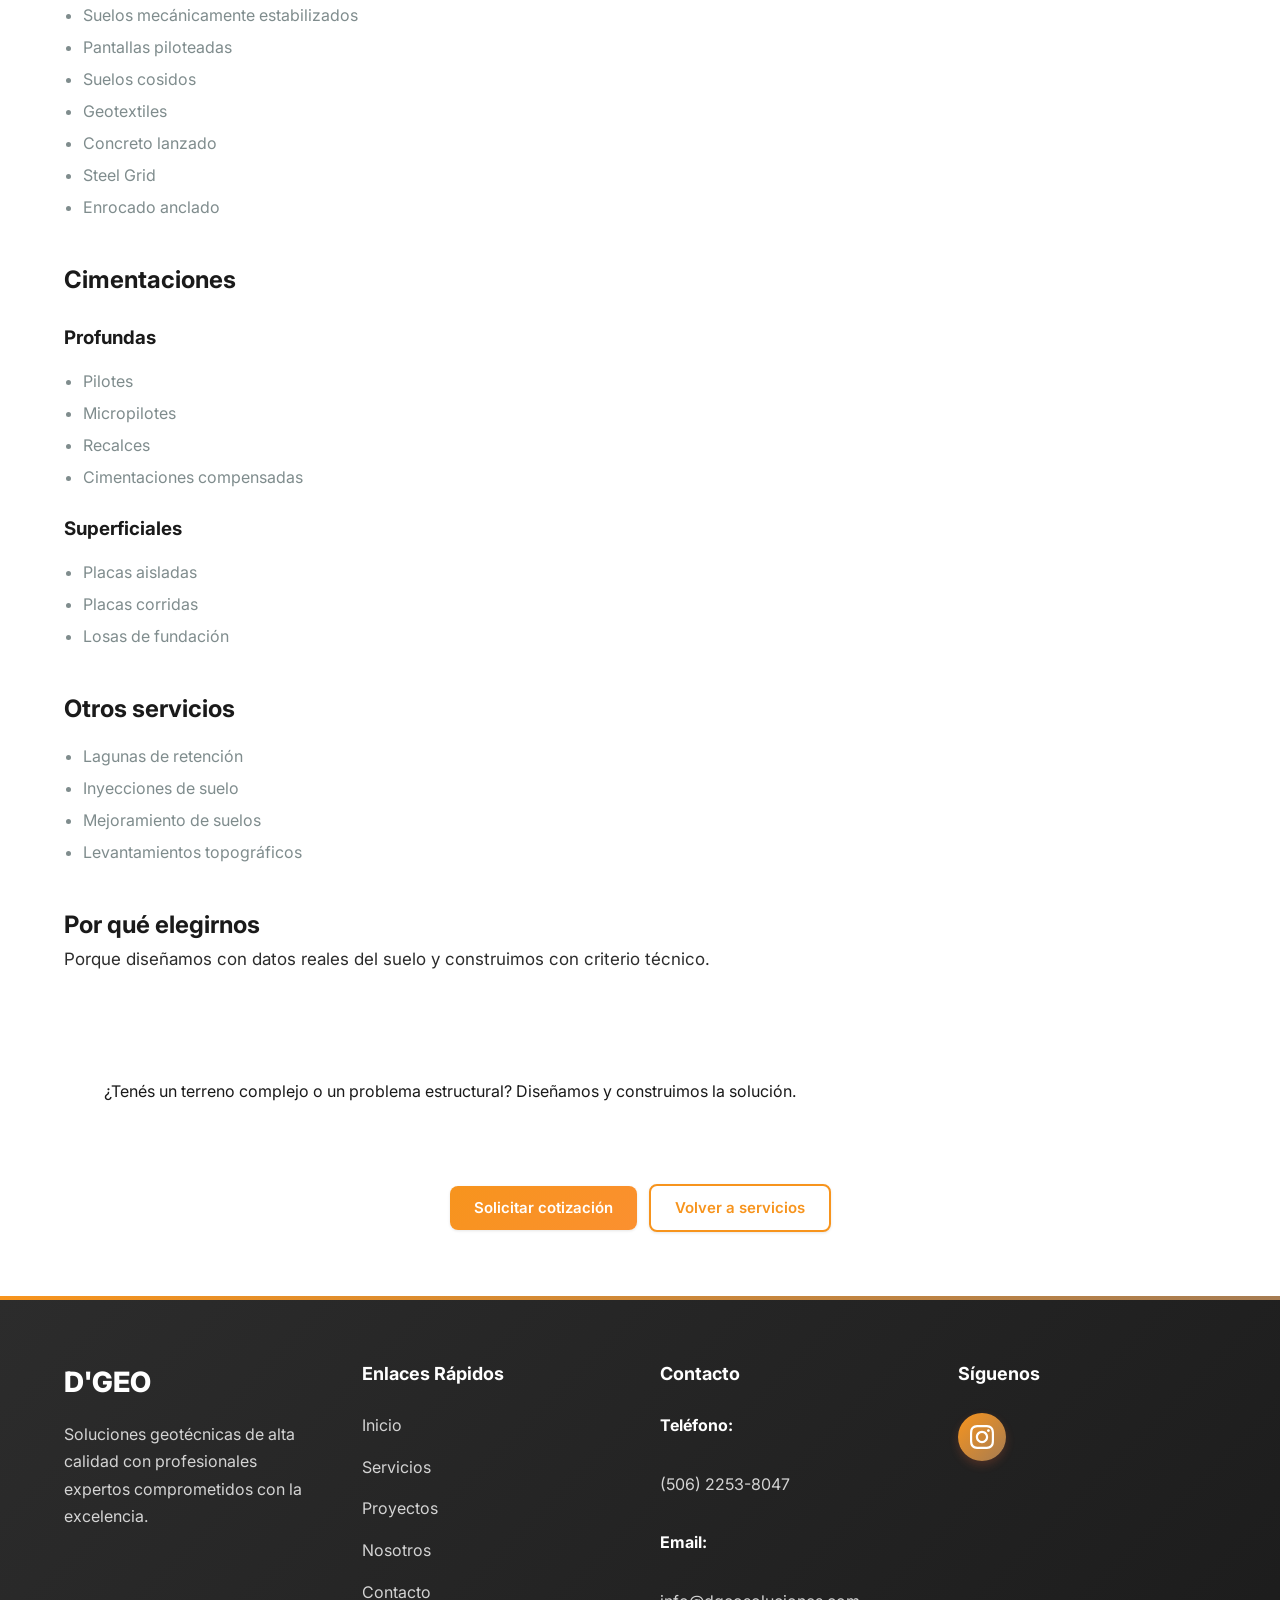
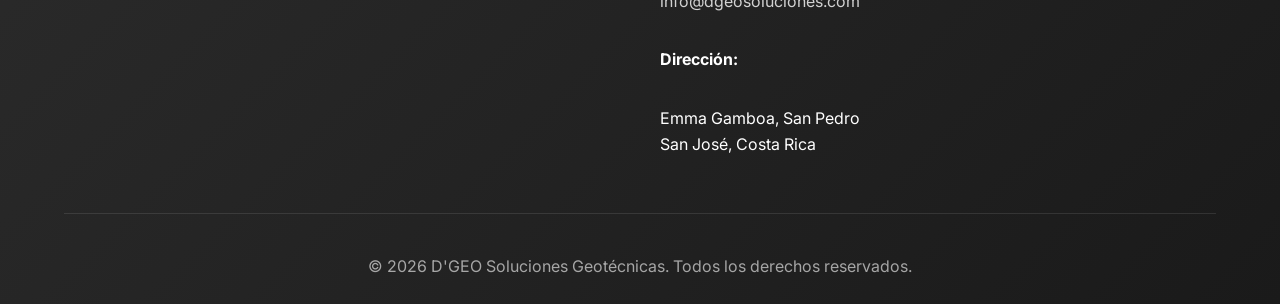
<file: obras-geotecnicas.html>
<!DOCTYPE html>

<html lang="es">
<head>
<meta charset="utf-8"/>
<meta content="width=device-width, initial-scale=1.0" name="viewport"/>
<meta content="D'GEO - Empresa especializada en geotecnia que ofrece soluciones oportunas, correctas y eficaces con profesionales expertos comprometidos con la más alta calidad." name="description"/>
<meta content="geotecnia, estudios geotécnicos, laboratorio, Costa Rica, San José, ingeniería" name="keywords"/>
<!-- Open Graph -->
<meta content="D'GEO - Soluciones Geotécnicas de Alta Calidad" property="og:title"/>
<meta content="Empresa especializada en geotecnia con profesionales expertos comprometidos con la excelencia." property="og:description"/>
<meta content="website" property="og:type"/>
<title>D'GEO - Soluciones Geotécnicas de Alta Calidad | Costa Rica</title>
<!-- Favicon placeholder - Reemplazar con logo real -->
<link href="data:image/svg+xml,&lt;svg xmlns='http://www.w3.org/2000/svg' viewBox='0 0 100 100'&gt;&lt;circle cx='50' cy='50' r='40' fill='%232d5f3f'/&gt;&lt;text x='50' y='60' font-size='40' text-anchor='middle' fill='white' font-family='sans-serif' font-weight='bold'&gt;D&lt;/text&gt;&lt;/svg&gt;" rel="icon" type="image/svg+xml"/>
<!-- Google Fonts -->
<link href="https://fonts.googleapis.com" rel="preconnect"/>
<link crossorigin="" href="https://fonts.gstatic.com" rel="preconnect"/>
<link href="https://fonts.googleapis.com/css2?family=Inter:wght@300;400;500;600;700;800&amp;display=swap" rel="stylesheet"/>
<link href="styles.css" rel="stylesheet"/>
</head>
<body>
<header class="header">
<div class="container header-container">
<a class="logo" href="index.html">D'GEO</a>
<nav class="nav" id="nav">
<ul class="nav-list">
<li><a class="nav-link" href="index.html#inicio">Inicio</a></li>
<li><a class="nav-link" href="index.html#servicios">Servicios</a></li>
<li><a class="nav-link" href="index.html#proyectos">Proyectos</a></li>
<li><a class="nav-link" href="index.html#nosotros">Nosotros</a></li>
<li><a class="nav-link" href="index.html#blog">Blog</a></li>
<li><a class="nav-link" href="index.html#contacto">Contacto</a></li>
</ul>
</nav>
<button aria-label="Abrir menú" class="nav-toggle" id="nav-toggle">
<span></span><span></span><span></span>
</button>
</div>
</header>
<main class="main">
<section class="section" style="padding-top: calc(var(--spacing-xl) + 80px);">
<div class="container">
<div class="section-header">
<h1 class="section-title">Diseño y Construcción de Obras Geotécnicas</h1>
<p class="section-subtitle">Soluciones técnicas que convierten terrenos complejos en proyectos viables</p>
</div>
<div class="video-wrapper" style="margin-top: var(--spacing-lg);"><iframe allow="accelerometer; autoplay; clipboard-write; encrypted-media; gyroscope; picture-in-picture; web-share" allowfullscreen="True" loading="lazy" referrerpolicy="strict-origin-when-cross-origin" src="https://www.youtube.com/embed/RJcj9tHifDk?rel=0&amp;modestbranding=1&amp;autoplay=1&amp;mute=1&amp;loop=1&amp;playlist=RJcj9tHifDk" style="width:100%; aspect-ratio: 16/9; border:0; border-radius: 16px;" title="Diseño y Construcción de Obras Geotécnicas"></iframe></div>
</div>
</section>
<section class="section">
<div class="container">
<h2 style="margin-top: var(--spacing-lg);">¿Qué hacemos?</h2>
<p class="about-text">Diseñamos y ejecutamos soluciones de ingeniería para garantizar la estabilidad, seguridad y viabilidad de tu proyecto, desde la etapa de análisis hasta la construcción.</p>
<h2 style="margin-top: var(--spacing-lg);">Nuestro enfoque</h2>
<ul class="list">
<li>Seguridad</li>
<li>Tiempo</li>
<li>Costo</li>
<li>Viabilidad constructiva</li>
</ul>
<h2 style="margin-top: var(--spacing-lg);">Sistemas de estabilización y contención</h2>
<ul class="list">
<li>Muros de concreto</li>
<li>Muros de gaviones</li>
<li>Suelos mecánicamente estabilizados</li>
<li>Pantallas piloteadas</li>
<li>Suelos cosidos</li>
<li>Geotextiles</li>
<li>Concreto lanzado</li>
<li>Steel Grid</li>
<li>Enrocado anclado</li>
</ul>
<h2 style="margin-top: var(--spacing-lg);">Cimentaciones</h2>
<h3 style="margin-top: var(--spacing-md);">Profundas</h3>
<ul class="list">
<li>Pilotes</li>
<li>Micropilotes</li>
<li>Recalces</li>
<li>Cimentaciones compensadas</li>
</ul>
<h3 style="margin-top: var(--spacing-md);">Superficiales</h3>
<ul class="list">
<li>Placas aisladas</li>
<li>Placas corridas</li>
<li>Losas de fundación</li>
</ul>
<h2 style="margin-top: var(--spacing-lg);">Otros servicios</h2>
<ul class="list">
<li>Lagunas de retención</li>
<li>Inyecciones de suelo</li>
<li>Mejoramiento de suelos</li>
<li>Levantamientos topográficos</li>
</ul>
<h2 style="margin-top: var(--spacing-lg);">Por qué elegirnos</h2>
<p class="about-text">Porque diseñamos con datos reales del suelo y construimos con criterio técnico.</p>
<div style="margin-top: var(--spacing-xl); padding: var(--spacing-lg); border: 1px solid var(--border); border-radius: 20px; background: var(--surface);"><p style="margin:0;">¿Tenés un terreno complejo o un problema estructural? Diseñamos y construimos la solución.</p></div>
<div style="margin-top: var(--spacing-lg); text-align:center;"><a class="btn btn-primary" href="index.html#contacto">Solicitar cotización</a> <a class="btn btn-secondary" href="index.html#servicios" style="margin-left:8px;">Volver a servicios</a></div>
</div></section>
</main>
<footer class="footer">
<div class="container">
<div class="footer-grid">
<div class="footer-col">
<div class="footer-logo">D'GEO</div>
<p class="footer-description">
                        Soluciones geotécnicas de alta calidad con profesionales expertos comprometidos con la excelencia.
                    </p>
</div>
<div class="footer-col">
<h4 class="footer-title">Enlaces Rápidos</h4>
<ul class="footer-links">
<li><a href="#inicio">Inicio</a></li>
<li><a href="#servicios">Servicios</a></li>
<li><a href="#proyectos">Proyectos</a></li>
<li><a href="#nosotros">Nosotros</a></li>
<li><a href="#contacto">Contacto</a></li>
</ul>
</div>
<div class="footer-col">
<h4 class="footer-title">Contacto</h4>
<ul class="footer-contact">
<li>
<strong>Teléfono:</strong><br/>
<a href="tel:+50622538047">(506) 2253-8047</a>
</li>
<li>
<strong>Email:</strong><br/>
<a href="mailto:info@dgeosoluciones.com">info@dgeosoluciones.com</a>
</li>
<li>
<strong>Dirección:</strong><br/>
                            Emma Gamboa, San Pedro<br/>
                            San José, Costa Rica
                        </li>
</ul>
</div>
<div class="footer-col">
<h4 class="footer-title">Síguenos</h4>
<div class="footer-social">
<a aria-label="Instagram" class="social-link" href="https://www.instagram.com/dgeo_soluciones/" rel="noopener noreferrer" target="_blank">
<svg fill="currentColor" height="24" viewbox="0 0 24 24" width="24">
<path d="M12 2.163c3.204 0 3.584.012 4.85.07 3.252.148 4.771 1.691 4.919 4.919.058 1.265.069 1.645.069 4.849 0 3.205-.012 3.584-.069 4.849-.149 3.225-1.664 4.771-4.919 4.919-1.266.058-1.644.07-4.85.07-3.204 0-3.584-.012-4.849-.07-3.26-.149-4.771-1.699-4.919-4.92-.058-1.265-.07-1.644-.07-4.849 0-3.204.013-3.583.07-4.849.149-3.227 1.664-4.771 4.919-4.919 1.266-.057 1.645-.069 4.849-.069zm0-2.163c-3.259 0-3.667.014-4.947.072-4.358.2-6.78 2.618-6.98 6.98-.059 1.281-.073 1.689-.073 4.948 0 3.259.014 3.668.072 4.948.2 4.358 2.618 6.78 6.98 6.98 1.281.058 1.689.072 4.948.072 3.259 0 3.668-.014 4.948-.072 4.354-.2 6.782-2.618 6.979-6.98.059-1.28.073-1.689.073-4.948 0-3.259-.014-3.667-.072-4.947-.196-4.354-2.617-6.78-6.979-6.98-1.281-.059-1.69-.073-4.949-.073zm0 5.838c-3.403 0-6.162 2.759-6.162 6.162s2.759 6.163 6.162 6.163 6.162-2.759 6.162-6.163c0-3.403-2.759-6.162-6.162-6.162zm0 10.162c-2.209 0-4-1.79-4-4 0-2.209 1.791-4 4-4s4 1.791 4 4c0 2.21-1.791 4-4 4zm6.406-11.845c-.796 0-1.441.645-1.441 1.44s.645 1.44 1.441 1.44c.795 0 1.439-.645 1.439-1.44s-.644-1.44-1.439-1.44z"></path>
</svg>
</a>

</div>
</div>
</div>
<div class="footer-bottom">
<p>© 2026 D'GEO Soluciones Geotécnicas. Todos los derechos reservados.</p>
</div>
</div>
</footer>
<script src="app.js"></script>
</body>
</html>
</file>
<file: styles.css>
/* ========================================
   VARIABLES CSS - Paleta de Colores y Tema
   ======================================== */
:root {
  /* Colores Corporativos - Paleta Real de Imágenes D'GEO */
  --primary: #f7941d;
  --primary-dark: #f7941d;
  --primary-light: #FF8C42;
  --secondary: #ffffff;
  --accent: #A67C52;
  --accent-hover: #8F6643;
  --terracota: #A67C52;
  --naranja-vibrante: #FF6B35;
  --beige-tierra: #D4A574;
  --beige-claro: #E8D5C4;

  /* Colores de Fondo */
  --bg-main: #ffffff;
  --bg-alt: #E8D5C4;
  --bg-overlay: linear-gradient(135deg, rgba(255, 107, 53, 0.85), rgba(166, 124, 82, 0.75));
  --bg-beige: #D4A574;

  /* Colores de Texto */
  --text-primary: #1a1a1a;
  --text-secondary: #2c2c2c;
  --text-muted: #7f8c8d;
  --text-inverse: #ffffff;

  /* Bordes y Sombras */
  --border-color: #e2e8f0;
  --shadow-sm: 0 1px 3px rgba(0, 0, 0, 0.1);
  --shadow-md: 0 4px 6px rgba(0, 0, 0, 0.1);
  --shadow-lg: 0 10px 25px rgba(0, 0, 0, 0.15);

  /* Espaciado */
  --spacing-xs: 0.5rem;
  --spacing-sm: 1rem;
  --spacing-md: 1.5rem;
  --spacing-lg: 2.5rem;
  --spacing-xl: 4rem;

  /* Tipografía */
  --font-primary: 'Inter', -apple-system, BlinkMacSystemFont, 'Segoe UI', sans-serif;
  --font-weight-normal: 400;
  --font-weight-medium: 500;
  --font-weight-semibold: 600;
  --font-weight-bold: 700;
  --font-weight-extrabold: 800;

  /* Transiciones - Cubic Bezier personalizado */
  --transition-fast: 0.3s cubic-bezier(0.4, 0, 0.2, 1);
  --transition-base: 0.6s cubic-bezier(0.4, 0, 0.2, 1);
  --transition-slow: 0.8s cubic-bezier(0.4, 0, 0.2, 1);
  --transition-bounce: 0.5s cubic-bezier(0.68, -0.55, 0.265, 1.55);

  /* Bordes Redondeados */
  --radius-sm: 0.375rem;
  --radius-md: 0.5rem;
  --radius-lg: 0.75rem;
  --radius-xl: 1rem;
  --radius-full: 9999px;
}

/* Modo Oscuro */
[data-theme='dark'] {
  --bg-main: #1a1a1a;
  --bg-alt: #2c2c2c;
  --bg-overlay: linear-gradient(135deg, rgba(255, 107, 53, 0.9), rgba(166, 124, 82, 0.8));
  --text-primary: #E8D5C4;
  --text-secondary: #D4A574;
  --text-muted: #a0aec0;
  --border-color: #4a5568;
  --shadow-sm: 0 1px 3px rgba(0, 0, 0, 0.3);
  --shadow-md: 0 4px 6px rgba(0, 0, 0, 0.4);
  --shadow-lg: 0 10px 25px rgba(0, 0, 0, 0.5);
}

/* ========================================
   RESET Y ESTILOS BASE
   ======================================== */
*, *::before, *::after {
  box-sizing: border-box;
  margin: 0;
  padding: 0;
}

html {
  scroll-behavior: smooth;
  font-size: 16px;
}

body {
  font-family: var(--font-primary);
  font-weight: var(--font-weight-normal);
  line-height: 1.6;
  color: var(--text-primary);
  background-color: var(--bg-main);
  -webkit-font-smoothing: antialiased;
  -moz-osx-font-smoothing: grayscale;
  overflow-x: hidden;
  transition: background-color var(--transition-base), color var(--transition-base);
}

/* Reducción de movimiento para accesibilidad */
@media (prefers-reduced-motion: reduce) {
  *, *::before, *::after {
    animation-duration: 0.01ms !important;
    animation-iteration-count: 1 !important;
    transition-duration: 0.01ms !important;
  }
}

img {
  max-width: 100%;
  height: auto;
  display: block;
}

a {
  color: inherit;
  text-decoration: none;
  transition: color var(--transition-fast);
}

button {
  font-family: inherit;
  cursor: pointer;
  border: none;
  background: none;
}

/* ========================================
   CONTENEDOR Y LAYOUT
   ======================================== */
.container {
  width: 100%;
  max-width: 1200px;
  margin: 0 auto;
  padding: 0 var(--spacing-md);
}

/* ========================================
   HEADER STICKY
   ======================================== */
.header {
  position: fixed;
  top: 0;
  left: 0;
  right: 0;
  z-index: 1000;
  background-color: rgba(255, 255, 255, 0.98);
  backdrop-filter: blur(10px);
  box-shadow: 0 2px 10px rgba(255, 107, 53, 0.1);
  transition: all var(--transition-base);
}

.header.scrolled {
  box-shadow: 0 4px 20px rgba(255, 107, 53, 0.15);
  background-color: rgba(255, 255, 255, 0.95);
}

.header-container {
  display: flex;
  align-items: center;
  justify-content: space-between;
  padding-top: 1rem;
  padding-bottom: 1rem;
  gap: var(--spacing-md);
}

/* Logo */
.logo { 
  align-items: center;
  font-weight: var(--font-weight-bold);
  font-size: 1.5rem;
  color: var(--primary);
  transition: transform var(--transition-bounce);
  will-change: transform;
}

.logo:hover {
  transform: scale(1.05);
}

/* Ajuste logo oficial dentro del círculo */
.logo-circle img{
  width: 30%;
  height: auto;
  max-width: none;
  display: block;
}

.logo:hover .logo-circle {
  box-shadow: 0 6px 20px rgba(255, 107, 53, 0.5);
  transform: scale(1.05);
}

/* Navigation */
.nav-list {
  display: flex;
  align-items: center;
  gap: 0.5rem;
  list-style: none;
}

.nav-link {
  font-weight: var(--font-weight-semibold);
  color: var(--text-secondary);
  padding: 0.625rem 1rem;
  border-radius: var(--radius-md);
  transition: all var(--transition-fast);
  position: relative;
  overflow: hidden;
  font-size: 0.9375rem;
}

.nav-link::before {
  content: '';
  position: absolute;
  bottom: 0;
  left: 50%;
  width: 0;
  height: 3px;
  background: linear-gradient(90deg, var(--primary), var(--accent));
  transition: width var(--transition-fast), left var(--transition-fast);
  border-radius: var(--radius-full);
}

.nav-link:hover, .nav-link.active {
  color: var(--primary);
  background-color: rgba(255, 107, 53, 0.1);
}

.nav-link:hover::before, .nav-link.active::before {
  width: calc(100% - 2rem);
  left: 1rem;
}

/* Header Actions */
.header-actions {
  display: flex;
  align-items: center;
  gap: 0.75rem;
}

.theme-toggle {
  width: 44px;
  height: 44px;
  border-radius: var(--radius-full);
  display: flex;
  align-items: center;
  justify-content: center;
  color: var(--text-secondary);
  background-color: rgba(255, 107, 53, 0.1);
  border: 2px solid transparent;
  transition: all var(--transition-base);
}

.theme-toggle:hover {
  background-color: var(--primary);
  color: var(--text-inverse);
  border-color: var(--primary);
  transform: rotate(180deg) scale(1.1);
  box-shadow: 0 4px 15px rgba(255, 107, 53, 0.3);
}

.theme-toggle .sun-icon {
  display: block;
}

.theme-toggle .moon-icon {
  display: none;
}

[data-theme='dark'] .theme-toggle .sun-icon {
  display: none;
}

[data-theme='dark'] .theme-toggle .moon-icon {
  display: block;
}

/* Mobile Menu Toggle */
.menu-toggle {
  display: none;
  flex-direction: column;
  gap: 5px;
  width: 40px;
  height: 40px;
  align-items: center;
  justify-content: center;
  background-color: var(--secondary);
  border-radius: var(--radius-md);
}

.menu-toggle span {
  width: 24px;
  height: 2px;
  background-color: var(--text-primary);
  transition: all var(--transition-base);
}

.menu-toggle.active span:nth-child(1) {
  transform: rotate(45deg) translate(5px, 5px);
}

.menu-toggle.active span:nth-child(2) {
  opacity: 0;
}

.menu-toggle.active span:nth-child(3) {
  transform: rotate(-45deg) translate(7px, -7px);
}

/* ========================================
   BOTONES
   ======================================== */
.btn {
  display: inline-flex;
  align-items: center;
  justify-content: center;
  gap: var(--spacing-xs);
  padding: 0.625rem 1.5rem;
  font-weight: var(--font-weight-semibold);
  font-size: 0.9375rem;
  border-radius: var(--radius-md);
  transition: all var(--transition-fast);
  white-space: nowrap;
  box-shadow: var(--shadow-sm);
  position: relative;
  overflow: hidden;
  will-change: transform;
}

.btn::before {
  content: '';
  position: absolute;
  top: 50%;
  left: 50%;
  width: 0;
  height: 0;
  border-radius: 50%;
  background: rgba(255, 255, 255, 0.3);
  transform: translate(-50%, -50%);
  transition: width var(--transition-base), height var(--transition-base);
}

.btn:hover {
  transform: translateY(-3px) scale(1.02);
  box-shadow: var(--shadow-lg);
}

.btn:active::before {
  width: 300px;
  height: 300px;
  transition: width 0.5s, height 0.5s;
}

.btn-primary {
  background: linear-gradient(135deg, var(--primary) 0%, var(--primary-light) 100%);
  color: var(--text-inverse);
  background-size: 200% 200%;
  border: none;
}

.btn-primary:hover {
  background-position: 100% 50%;
  box-shadow: 0 10px 30px rgba(255, 107, 53, 0.4);
}

.btn-secondary {
  background-color: var(--text-inverse);
  color: var(--primary);
  border: 2px solid var(--primary);
}

.btn-secondary:hover {
  background: linear-gradient(135deg, var(--primary) 0%, var(--primary-light) 100%);
  color: var(--text-inverse);
  border-color: transparent;
  box-shadow: 0 10px 30px rgba(255, 107, 53, 0.3);
}

.btn-whatsapp {
  background: linear-gradient(135deg, #25d366 0%, #128c7e 100%);
  color: var(--text-inverse);
  background-size: 200% 200%;
}

.btn-whatsapp:hover {
  background-position: 100% 50%;
  box-shadow: 0 10px 30px rgba(37, 211, 102, 0.3);
}

.btn.btn-accent {
  background: linear-gradient(135deg, var(--accent) 0%, var(--accent-hover) 100%);
  color: var(--text-inverse);
  background-size: 200% 200%;
}

.btn.btn-accent:hover {
  background-position: 100% 50%;
  box-shadow: 0 10px 30px rgba(255, 107, 53, 0.3);
}

.btn-lg {
  padding: 0.875rem 2rem;
  font-size: 1rem;
}

.btn-block {
  width: 100%;
}

/* ========================================
   HERO SECTION
   ======================================== */
.hero {
  position: relative;
  min-height: 100vh;
  display: flex;
  align-items: center;
  justify-content: center;
background-image: src('assets\img\Fotos\Primera imagen de la web.jpg');
  background-size: cover;
  background-position: center;
  background-attachment: fixed;
  padding-top: 80px;
  background-image: url('assets/img/Fotos/Primera imagen de la web.jpg');
background-size: cover;
background-position: center;
background-repeat: no-repeat;
}

.hero-overlay {
  position: absolute;
  inset: 0;
  background: linear-gradient(135deg, rgba(255, 107, 53, 0.85), rgba(166, 124, 82, 0.75));
}

.hero-container {
  position: relative;
  z-index: 1;
  text-align: center;
  padding: var(--spacing-xl) 0;
}

.hero-title {
  font-size: clamp(2.5rem, 5vw, 4rem);
  font-weight: var(--font-weight-extrabold);
  color: var(--text-inverse);
  margin-bottom: var(--spacing-md);
  line-height: 1.1;
  animation: heroFadeIn 1s cubic-bezier(0.4, 0, 0.2, 1) forwards;
   
}

.hero-subtitle {
  font-size: clamp(1rem, 2vw, 1.25rem);
  color: var(--text-inverse);
  max-width: 800px;
  margin: 0 auto var(--spacing-lg);
  line-height: 1.8;
  
  animation: heroFadeIn 1s cubic-bezier(0.4, 0, 0.2, 1) 0.3s forwards;
}

.hero-ctas {
   
  animation: heroFadeIn 1s cubic-bezier(0.4, 0, 0.2, 1) 0.6s forwards;
}

@keyframes heroFadeIn {
  from {
    opacity: 0;
    transform: translateY(40px);
  }
  to {
    opacity: 1;
    transform: translateY(0);
  }
}

.hero-ctas {
  display: flex;
  gap: var(--spacing-md);
  justify-content: center;
  flex-wrap: wrap;
}

/* Animaciones de fade-in */
.fade-in {
  animation: fadeInUp 0.8s ease-out;
}

@keyframes fadeInUp {
  from {
    opacity: 0;
    transform: translateY(30px);
  }
  to {
    opacity: 1;
    transform: translateY(0);
  }
}

/* Scroll Indicator */
.scroll-indicator {
  position: absolute;
  bottom: 40px;
  left: 50%;
  transform: translateX(-50%);
  z-index: 2;
}

.scroll-indicator span {
  display: block;
  width: 30px;
  height: 50px;
  border: 2px solid var(--text-inverse);
  border-radius: var(--radius-full);
  position: relative;
}

.scroll-indicator span::before {
  content: '';
  position: absolute;
  top: 10px;
  left: 50%;
  transform: translateX(-50%);
  width: 6px;
  height: 6px;
  background-color: var(--text-inverse);
  border-radius: var(--radius-full);
  animation: scrollDown 2s infinite;
}

@keyframes scrollDown {
  0%, 100% {
    opacity: 0;
    transform: translateX(-50%) translateY(0);
  }
  50% {
    opacity: 1;
    transform: translateX(-50%) translateY(15px);
  }
}

/* ========================================
   SECCIONES GENERALES
   ======================================== */
section {
  padding: var(--spacing-xl) 0;
}

.section-header {
  text-align: center;
  margin-bottom: var(--spacing-lg);
}

.section-title {
  font-size: clamp(2rem, 4vw, 3rem);
  font-weight: var(--font-weight-extrabold);
  color: var(--text-primary);
  margin-bottom: var(--spacing-sm);
}

.section-subtitle {
  font-size: 1.125rem;
  color: var(--text-secondary);
  max-width: 700px;
  margin: 0 auto;
}

/* ========================================
   SERVICIOS SECTION
   ======================================== */
.services {
  background-color: var(--bg-alt);
}

.services-grid {
  display: grid;
  grid-template-columns: repeat(auto-fit, minmax(280px, 1fr));
  gap: var(--spacing-lg);
}

.service-card {
  background-color: var(--bg-main);
  padding: var(--spacing-lg);
  border-radius: var(--radius-xl);
  box-shadow: var(--shadow-sm);
  transition: all var(--transition-base);
  opacity: 0;
  transform: translateY(50px);
  will-change: transform, opacity;
}

.service-card.visible {
  opacity: 1;
  transform: translateY(0);
}

.service-card:nth-child(even).visible {
  animation: slideInLeft var(--transition-base) cubic-bezier(0.4, 0, 0.2, 1) forwards;
}

.service-card:nth-child(odd).visible {
  animation: slideInRight var(--transition-base) cubic-bezier(0.4, 0, 0.2, 1) forwards;
}

.service-card:hover {
  transform: translateY(-12px) scale(1.03);
  box-shadow: 0 20px 40px rgba(255, 107, 53, 0.25);
  border: 2px solid var(--primary);
}

@keyframes slideInLeft {
  from {
    opacity: 0;
    transform: translateX(-50px) translateY(30px);
  }
  to {
    opacity: 1;
    transform: translateX(0) translateY(0);
  }
}

@keyframes slideInRight {
  from {
    opacity: 0;
    transform: translateX(50px) translateY(30px);
  }
  to {
    opacity: 1;
    transform: translateX(0) translateY(0);
  }
}

.service-image-wrapper {
  width: 100%;
  height: 200px;
  border-radius: var(--radius-lg);
  overflow: hidden;
  margin-bottom: var(--spacing-md);
  transition: transform var(--transition-base);
}

.service-image {
  width: 100%;
  height: 100%;
  object-fit: cover;
  object-position: center;
  transition: transform var(--transition-slow);
}

.service-card:hover .service-image {
  transform: scale(1.15);
}

.service-icon {
  width: 70px;
  height: 70px;
  border-radius: var(--radius-lg);
  background: linear-gradient(135deg, var(--primary), var(--primary-light));
  color: var(--text-inverse);
  display: flex;
  align-items: center;
  justify-content: center;
  margin-bottom: var(--spacing-md);
  transition: transform var(--transition-bounce);
}

.service-card:hover .service-icon {
  transform: scale(1.15) rotate(5deg);
}

.service-icon svg {
  transition: transform var(--transition-base);
}

.service-card:hover .service-icon svg {
  transform: scale(1.1);
}

.service-title {
  font-size: 1.5rem;
  font-weight: var(--font-weight-bold);
  color: var(--text-primary);
  margin-bottom: var(--spacing-sm);
}

.service-description {
  color: var(--text-secondary);
  line-height: 1.7;
}

/* ========================================
   SOBRE NOSOTROS SECTION
   ======================================== */
.about-grid {
  display: grid;
  grid-template-columns: repeat(auto-fit, minmax(300px, 1fr));
  gap: var(--spacing-xl);
  align-items: center;
}

.about-img {
  width: 100%;
  border-radius: var(--radius-xl);
  box-shadow: var(--shadow-lg);
}

.about-text {
  font-size: 1.0625rem;
  color: var(--text-secondary);
  margin-bottom: var(--spacing-md);
  line-height: 1.8;
}

.about-stats {
  display: grid;
  grid-template-columns: repeat(auto-fit, minmax(120px, 1fr));
  gap: var(--spacing-md);
  margin-top: var(--spacing-lg);
}

.stat {
  text-align: center;
  padding: var(--spacing-md);
  background-color: var(--bg-alt);
  border-radius: var(--radius-lg);
}

.stat-number {
  font-size: 2.5rem;
  font-weight: var(--font-weight-extrabold);
  background: linear-gradient(135deg, var(--primary), var(--accent));
  -webkit-background-clip: text;
  -webkit-text-fill-color: transparent;
  background-clip: text;
  margin-bottom: var(--spacing-xs);
}

.stat-label {
  font-size: 0.875rem;
  color: var(--text-secondary);
  font-weight: var(--font-weight-medium);
}

/* ========================================
   TESTIMONIAL & CLIENTES SECTION
   ======================================== */
.testimonial-section {
  background-color: var(--bg-alt);
}

.testimonial-card {
  max-width: 900px;
  margin: 0 auto var(--spacing-xl);
  padding: var(--spacing-xl);
  background-color: var(--bg-main);
  border-radius: var(--radius-xl);
  box-shadow: var(--shadow-lg);
  position: relative;
  text-align: center;
}

.quote-icon {
  color: var(--primary);
  opacity: 0.2;
  margin-bottom: var(--spacing-md);
}

.testimonial-text {
  font-size: 1.125rem;
  line-height: 1.8;
  color: var(--text-secondary);
  font-style: italic;
  margin-bottom: var(--spacing-lg);
}

.testimonial-author {
  display: flex;
  flex-direction: column;
  gap: var(--spacing-xs);
}

.testimonial-author strong {
  font-weight: var(--font-weight-bold);
  color: var(--text-primary);
}

.testimonial-author span {
  font-size: 0.9375rem;
  color: var(--text-muted);
}

/* Clientes Grid */
.clients-section {
  margin-top: var(--spacing-xl);
}

.clients-title {
  font-size: 1.5rem;
  font-weight: var(--font-weight-bold);
  color: var(--text-primary);
  text-align: center;
  margin-bottom: var(--spacing-lg);
}

.clients-grid {
  display: grid;
  grid-template-columns: repeat(auto-fit, minmax(140px, 1fr));
  gap: var(--spacing-md);
}

.client-logo {
  display: flex;
  align-items: center;
  justify-content: center;
  padding: var(--spacing-md);
  background-color: var(--bg-main);
  border-radius: var(--radius-lg);
  box-shadow: var(--shadow-sm);
  transition: all var(--transition-bounce);
  opacity: 0;
  transform: scale(0.8);
  animation: fadeInScale 0.6s cubic-bezier(0.4, 0, 0.2, 1) forwards;
}

.client-logo:nth-child(1) { animation-delay: 0.1s; }
.client-logo:nth-child(2) { animation-delay: 0.15s; }
.client-logo:nth-child(3) { animation-delay: 0.2s; }
.client-logo:nth-child(4) { animation-delay: 0.25s; }
.client-logo:nth-child(5) { animation-delay: 0.3s; }
.client-logo:nth-child(6) { animation-delay: 0.35s; }
.client-logo:nth-child(7) { animation-delay: 0.4s; }
.client-logo:nth-child(8) { animation-delay: 0.45s; }
.client-logo:nth-child(9) { animation-delay: 0.5s; }
.client-logo:nth-child(10) { animation-delay: 0.55s; }
.client-logo:nth-child(11) { animation-delay: 0.6s; }

.client-logo:hover {
  transform: scale(1.12) translateY(-5px);
  box-shadow: 0 10px 25px rgba(255, 107, 53, 0.2);
  border: 2px solid var(--primary);
}

@keyframes fadeInScale {
  from {
    opacity: 0;
    transform: scale(0.8);
  }
  to {
    opacity: 1;
    transform: scale(1);
  }
}

.client-placeholder {
  font-weight: var(--font-weight-bold);
  color: var(--text-muted);
  font-size: 0.875rem;
  text-align: center;
}

/* ========================================
   CASOS DE ÉXITO SECTION
   ======================================== */
.success-cases {
  background-color: var(--bg-main);
}

.success-cases-grid {
  display: grid;
  grid-template-columns: repeat(auto-fit, minmax(320px, 1fr));
  gap: var(--spacing-lg);
  margin-bottom: var(--spacing-xl);
}

.success-case-card {
  background-color: var(--bg-alt);
  border-radius: var(--radius-xl);
  overflow: hidden;
  box-shadow: var(--shadow-md);
  transition: all var(--transition-base);
  transform-style: preserve-3d;
}

.success-case-card:hover {
  transform: translateY(-10px) scale(1.03);
  box-shadow: 0 20px 40px rgba(255, 107, 53, 0.25);
  border: 2px solid var(--primary);
}

.success-case-image {
  width: 100%;
  height: 300px;
  overflow: hidden;
}

.success-case-image img {
  width: 100%;
  height: 100%;
  object-fit: cover;
  object-position: center;
  transition: transform var(--transition-slow);
}

.success-case-card:hover .success-case-image img {
  transform: scale(1.15);
}

.success-case-content {
  padding: var(--spacing-lg);
}

.success-case-title {
  font-size: 1.75rem;
  font-weight: var(--font-weight-bold);
  background: linear-gradient(135deg, var(--primary), var(--accent));
  -webkit-background-clip: text;
  -webkit-text-fill-color: transparent;
  background-clip: text;
  margin-bottom: var(--spacing-sm);
}

.success-case-description {
  color: var(--text-secondary);
  line-height: 1.7;
  font-size: 1.0625rem;
}

/* ========================================
   PROCESO DE TRABAJO SECTION
   ======================================== */
.process-timeline {
  max-width: 900px;
  margin: 0 auto;
  display: flex;
  flex-direction: column;
  gap: var(--spacing-lg);
}

.process-step {
  display: grid;
  grid-template-columns: 80px 1fr;
  gap: var(--spacing-lg);
  align-items: start;
  opacity: 0;
  transform: translateX(-30px);
  transition: all var(--transition-slow);
}

.process-step.visible {
  opacity: 1;
  transform: translateX(0);
}

.step-number {
  width: 80px;
  height: 80px;
  border-radius: var(--radius-full);
  background: linear-gradient(135deg, var(--primary), var(--primary-light));
  color: var(--text-inverse);
  font-size: 1.75rem;
  font-weight: var(--font-weight-extrabold);
  display: flex;
  align-items: center;
  justify-content: center;
  box-shadow: var(--shadow-md);
}

.step-content {
  padding-top: var(--spacing-xs);
}

.step-title {
  font-size: 1.5rem;
  font-weight: var(--font-weight-bold);
  color: var(--text-primary);
  margin-bottom: var(--spacing-sm);
}

.step-description {
  color: var(--text-secondary);
  line-height: 1.7;
}

/* ========================================
   CONTACTO SECTION
   ======================================== */
.contact {
  background-color: var(--bg-alt);
}

.contact-grid {
  display: grid;
  grid-template-columns: repeat(auto-fit, minmax(300px, 1fr));
  gap: var(--spacing-xl);
}

/* Información de Contacto */
.contact-info-title {
  font-size: 1.5rem;
  font-weight: var(--font-weight-bold);
  color: var(--text-primary);
  margin-bottom: var(--spacing-lg);
}

.contact-item {
  display: flex;
  gap: var(--spacing-md);
  margin-bottom: var(--spacing-lg);
}

.contact-icon {
  width: 48px;
  height: 48px;
  flex-shrink: 0;
  border-radius: var(--radius-lg);
  background: linear-gradient(135deg, var(--primary), var(--accent));
  color: var(--text-inverse);
  display: flex;
  align-items: center;
  justify-content: center;
  box-shadow: 0 4px 10px rgba(255, 107, 53, 0.2);
}

.contact-details {
  display: flex;
  flex-direction: column;
  gap: var(--spacing-xs);
}

.contact-details strong {
  font-weight: var(--font-weight-bold);
  color: var(--text-primary);
}

.contact-details a, .contact-details span {
  color: var(--text-secondary);
}

.contact-details a:hover {
  color: var(--primary);
  text-decoration: underline;
  text-decoration-color: var(--primary);
  text-underline-offset: 3px;
}

.contact-social {
  display: flex;
  gap: var(--spacing-sm);
  margin-top: var(--spacing-md);
}

.social-link {
  width: 48px;
  height: 48px;
  border-radius: var(--radius-full);
  background: linear-gradient(135deg, var(--primary), var(--accent));
  color: var(--text-inverse);
  display: flex;
  align-items: center;
  justify-content: center;
  transition: all var(--transition-base);
  box-shadow: 0 4px 10px rgba(255, 107, 53, 0.2);
}

.social-link:hover {
  background: linear-gradient(135deg, var(--primary-dark), var(--primary));
  transform: scale(1.15) rotate(5deg);
  box-shadow: 0 6px 20px rgba(255, 107, 53, 0.4);
}

/* Formulario de Contacto */
.contact-form-wrapper {
  background-color: var(--bg-main);
  padding: var(--spacing-lg);
  border-radius: var(--radius-xl);
  box-shadow: var(--shadow-md);
}

.form-group {
  margin-bottom: var(--spacing-md);
}

.form-label {
  display: block;
  font-weight: var(--font-weight-medium);
  color: var(--text-primary);
  margin-bottom: var(--spacing-xs);
}

.form-input {
  width: 100%;
  padding: 0.75rem var(--spacing-sm);
  border: 2px solid var(--border-color);
  border-radius: var(--radius-md);
  font-family: inherit;
  font-size: 1rem;
  color: var(--text-primary);
  background-color: var(--bg-main);
  transition: all var(--transition-fast);
  position: relative;
}

.form-input:focus {
  outline: none;
  border-color: var(--primary);
  box-shadow: 0 0 0 4px rgba(45, 95, 63, 0.15);
  transform: translateY(-2px);
}

.form-input:hover:not(:focus) {
  border-color: var(--primary-light);
}

.form-input.error {
  border-color: #e53e3e;
}

.form-error {
  display: block;
  color: #e53e3e;
  font-size: 0.875rem;
  margin-top: var(--spacing-xs);
}

.form-actions {
  display: flex;
  flex-direction: column;
  gap: var(--spacing-sm);
  margin-top: var(--spacing-lg);
}

/* ========================================
   FOOTER
   ======================================== */
.footer {
  background: linear-gradient(135deg, #2c2c2c 0%, #1a1a1a 100%);
  color: var(--text-inverse);
  padding: var(--spacing-xl) 0 var(--spacing-md);
  position: relative;
}

.footer::before {
  content: '';
  position: absolute;
  top: 0;
  left: 0;
  right: 0;
  height: 4px;
  background: linear-gradient(90deg, var(--primary), var(--accent));
}

.footer-grid {
  display: grid;
  grid-template-columns: repeat(auto-fit, minmax(250px, 1fr));
  gap: var(--spacing-lg);
  margin-bottom: var(--spacing-lg);
}

.footer-logo {
  font-size: 1.75rem;
  font-weight: var(--font-weight-extrabold);
  margin-bottom: var(--spacing-sm);
}

.footer-description {
  color: rgba(255, 255, 255, 0.8);
  line-height: 1.7;
}

.footer-title {
  font-size: 1.125rem;
  font-weight: var(--font-weight-bold);
  margin-bottom: var(--spacing-md);
}

.footer-links, .footer-contact {
  list-style: none;
  display: flex;
  flex-direction: column;
  gap: var(--spacing-sm);
}

.footer-links a, .footer-contact a {
  color: rgba(255, 255, 255, 0.8);
  transition: color var(--transition-fast);
}

.footer-links a:hover, .footer-contact a:hover {
  color: var(--primary);
}

.footer-contact li {
  margin-bottom: var(--spacing-sm);
}

.footer-contact strong {
  display: block;
  margin-bottom: var(--spacing-xs);
}

.footer-social {
  display: flex;
  gap: var(--spacing-sm);
}

.footer-bottom {
  text-align: center;
  padding-top: var(--spacing-lg);
  border-top: 1px solid rgba(255, 255, 255, 0.1);
  color: rgba(255, 255, 255, 0.6);
}

/* ========================================
   RESPONSIVE - MOBILE FIRST
   ======================================== */
@media (max-width: 768px) {
  .nav {
    position: fixed;
    top: 70px;
    left: 0;
    right: 0;
    background-color: var(--bg-main);
    box-shadow: var(--shadow-lg);
    padding: var(--spacing-md);
    transform: translateX(-100%);
    transition: transform var(--transition-base);
  }

  .nav.active {
    transform: translateX(0);
  }

  .nav-list {
    flex-direction: column;
    align-items: stretch;
  }

  .nav-link {
    padding: var(--spacing-md);
    text-align: center;
  }

  .menu-toggle {
    display: flex;
  }

  .header-actions .btn {
    display: none;
  }

  .header-actions .btn-whatsapp {
    display: inline-flex;
    padding: 0.5rem 1rem;
    font-size: 0.875rem;
  }

  .header-actions .theme-toggle {
    display: flex;
  }

  .hero-ctas {
    flex-direction: column;
    align-items: stretch;
  }

  .about-stats {
    grid-template-columns: 1fr;
  }

  .process-step {
    grid-template-columns: 60px 1fr;
    gap: var(--spacing-md);
  }

  .step-number {
    width: 60px;
    height: 60px;
    font-size: 1.5rem;
  }

  .contact-grid {
    grid-template-columns: 1fr;
  }
}

@media (min-width: 769px) and (max-width: 1024px) {
  .container {
    max-width: 960px;
  }

  .header-actions .btn-primary {
    display: none;
  }
}

/* ========================================
   UTILIDADES Y ACCESIBILIDAD
   ======================================== */
.sr-only {
  position: absolute;
  width: 1px;
  height: 1px;
  padding: 0;
  margin: -1px;
  overflow: hidden;
  clip: rect(0, 0, 0, 0);
  white-space: nowrap;
  border-width: 0;
}

:focus-visible {
  outline: 2px solid var(--primary);
  outline-offset: 2px;
}

/* ========================================
   ANIMACIONES DE SCROLL (IntersectionObserver)
   ======================================== */
.fade-in-up {
  opacity: 0;
  transform: translateY(30px);
  transition: all 0.6s ease-out;
}

.fade-in-up.visible {
  opacity: 1;
  transform: translateY(0);
}

/* ========================================
   ANIMACIONES ADICIONALES
   ======================================== */

/* Parallax suave para hero */
.hero {
  background-attachment: fixed;
}

@media (max-width: 768px) {
  .hero {
    background-attachment: scroll;
  }
}

/* Animación de contador para estadísticas */
.stat-number {
  display: inline-block;
  transition: transform var(--transition-bounce);
}

.stat:hover .stat-number {
  transform: scale(1.15);
}

/* Animación de progreso en scroll - barra superior */
.scroll-progress {
  position: fixed;
  top: 0;
  left: 0;
  width: 0;
  height: 3px;
  background: linear-gradient(90deg, var(--primary), var(--accent));
  z-index: 9999;
  transition: width 0.1s ease-out;
}

/* Transformación 3D en cards */
.service-card, .client-logo, .process-step {
  transform-style: preserve-3d;
  perspective: 1000px;
}

.service-card:hover {
  transform: translateY(-12px) rotateX(5deg) rotateY(-5deg);
}

/* Hover con transformación 3D en testimonial */
.testimonial-card {
  transition: all var(--transition-base);
  transform-style: preserve-3d;
}

.testimonial-card:hover {
  transform: translateY(-5px) scale(1.02);
  box-shadow: 0 20px 50px rgba(255, 107, 53, 0.2);
}

/* Animación de pulso para botones de acción */
@keyframes pulse {
  0% {
    box-shadow: 0 0 0 0 rgba(255, 107, 53, 0.7);
  }
  70% {
    box-shadow: 0 0 0 15px rgba(255, 107, 53, 0);
  }
  100% {
    box-shadow: 0 0 0 0 rgba(255, 107, 53, 0);
  }
}

.btn-primary:hover {
  animation: pulse 1.5s infinite;
}

/* Service card border inicial */
.service-card {
  border: 2px solid transparent;
}

/* Success case card border inicial */
.success-case-card {
  border: 2px solid transparent;
}

/* Client logo border inicial */
.client-logo {
  border: 2px solid transparent;
}

/* Animación de línea decorativa en section-title */
.section-title {
  position: relative;
  display: inline-block;
}

.section-title::after {
  content: '';
  position: absolute;
  bottom: -10px;
  left: 50%;
  transform: translateX(-50%);
  width: 60px;
  height: 4px;
  background: linear-gradient(90deg, var(--primary), var(--accent));
  border-radius: var(--radius-full);
  animation: lineExpand 1s cubic-bezier(0.4, 0, 0.2, 1) forwards;
}

@keyframes lineExpand {
  from {
    width: 0;
    opacity: 0;
  }
  to {
    width: 60px;
    opacity: 1;
  }
}

/* Animación escalonada para process steps */
.process-step:nth-child(1).visible {
  animation-delay: 0.1s;
}

.process-step:nth-child(2).visible {
  animation-delay: 0.2s;
}

.process-step:nth-child(3).visible {
  animation-delay: 0.3s;
}

.process-step:nth-child(4).visible {
  animation-delay: 0.4s;
}

/* Modo oscuro - header */
[data-theme='dark'] .header {
  background-color: rgba(26, 26, 26, 0.98);
  box-shadow: 0 2px 10px rgba(255, 107, 53, 0.2);
}

[data-theme='dark'] .header.scrolled {
  background-color: rgba(26, 26, 26, 0.95);
  box-shadow: 0 4px 20px rgba(255, 107, 53, 0.25);
}

/* Efecto de brillo en hover de social links */
.social-link {
  position: relative;
  overflow: hidden;
}

.social-link::before {
  content: '';
  position: absolute;
  top: 0;
  left: -100%;
  width: 100%;
  height: 100%;
  background: linear-gradient(90deg, transparent, rgba(255, 255, 255, 0.3), transparent);
  transition: left 0.6s;
}

.social-link:hover::before {
  left: 100%;
}

/* Animación de aparición para about-stats */
.stat {
  opacity: 0;
  transform: translateY(30px);
  animation: fadeInUp 0.8s cubic-bezier(0.4, 0, 0.2, 1) forwards;
}

.stat:nth-child(1) { animation-delay: 0.1s; }
.stat:nth-child(2) { animation-delay: 0.2s; }
.stat:nth-child(3) { animation-delay: 0.3s; }

@keyframes fadeInUp {
  from {
    opacity: 0;
    transform: translateY(30px);
  }
  to {
    opacity: 1;
    transform: translateY(0);
  }
}

/* Hover effect para contact items */
.contact-item {
  transition: transform var(--transition-fast);
}

.contact-item:hover {
  transform: translateX(10px);
}

.contact-icon {
  transition: all var(--transition-bounce);
}

.contact-item:hover .contact-icon {
  transform: scale(1.15) rotate(5deg);
  box-shadow: 0 6px 20px rgba(255, 107, 53, 0.4);
}

/* Animación de entrada para formulario */
.contact-form-wrapper {
  animation: slideInUp 0.8s cubic-bezier(0.4, 0, 0.2, 1);
}

@keyframes slideInUp {
  from {
    opacity: 0;
    transform: translateY(50px);
  }
  to {
    opacity: 1;
    transform: translateY(0);
  }
}

/* Footer links con underline animado */
.footer-links a, .footer-contact a {
  position: relative;
  display: inline-block;
}

.footer-links a::after, .footer-contact a::after {
  content: '';
  position: absolute;
  bottom: -2px;
  left: 0;
  width: 0;
  height: 2px;
  background: linear-gradient(90deg, var(--primary), var(--accent));
  transition: width var(--transition-fast);
}

.footer-links a:hover::after, .footer-contact a:hover::after {
  width: 100%;
}


/* --- Content updates (DGEO ajustes) --- */
.video-showcase .video-wrapper { max-width: 960px; margin: 0 auto; }

.blog-grid {
  display: grid;
  grid-template-columns: repeat(auto-fit, minmax(260px, 1fr));
  gap: var(--spacing-lg);
}
.blog-card {
  background: var(--surface);
  border: 1px solid var(--border);
  border-radius: 20px;
  padding: var(--spacing-lg);
  box-shadow: var(--shadow-sm);
}
.blog-meta { color: var(--text-muted); font-size: 0.9rem; margin-bottom: var(--spacing-sm); }
.blog-title a { color: var(--text); text-decoration: none; }
.blog-title a:hover { text-decoration: underline; }
.blog-excerpt { color: var(--text-muted); margin-top: var(--spacing-sm); }

.clients-block { margin-top: var(--spacing-lg); }
.clients-title { margin-top: var(--spacing-md); margin-bottom: var(--spacing-md); font-size: 1.25rem; }
.clients-logos {
  display: grid;
  grid-template-columns: repeat(auto-fit, minmax(140px, 1fr));
  gap: var(--spacing-md);
  align-items: center;
}
.client-logo-link {
  display: flex;
  align-items: center;
  justify-content: center;
  background: var(--surface);
  border: 1px solid var(--border);
  border-radius: 16px;
  padding: var(--spacing-md);
}
.client-logo { max-height: 44px; max-width: 100%; object-fit: contain; filter: grayscale(1); opacity: 0.9; }
.client-logo-link:hover .client-logo { filter: grayscale(0); opacity: 1; }

.form-note {
  margin-top: var(--spacing-md);
  color: var(--text-muted);
  font-size: 0.95rem;
}

.btn-whatsapp-float:hover{ transform: translateY(-2px); }
.list { margin-top: var(--spacing-sm); padding-left: 1.2rem; color: var(--text-muted); }
.list li { margin: 0.4rem 0; }

/* Botón flotante WhatsApp */
.btn-whatsapp-float{
  position: fixed;
  right: 18px;
  bottom: 18px;
  z-index: 9999;
  padding: 12px 16px;
  border-radius: 9999px;
  font-weight: 700;
  box-shadow: 0 10px 25px rgba(0,0,0,.18);
  background: #25D366;
  color: #fff;
  transition: transform .2s ease;
}

.service-image-wrapper {
  aspect-ratio: 16 / 10;
  overflow: hidden;
  border-radius: 18px;
}

.service-image,
.about-img {
  width: 100%;
  height: 100%;
  object-fit: cover;
  display: block;
}

.services-grid {
  display: grid;
  grid-template-columns: repeat(3, minmax(0, 1fr));
  gap: 24px;
  align-items: stretch;
}

.service-card {
  display: flex;
  flex-direction: column;
  height: 100%;
  background: #111;
  border-radius: 18px;
  overflow: hidden;
}

.service-image-wrapper {
  width: 100%;
  aspect-ratio: 16 / 10;
  overflow: hidden;
}

.service-image {
  width: 100%;
  height: 100%;
  object-fit: cover;
  display: block;
}

.service-title {
  min-height: 56px;
  margin: 20px 20px 12px 20px;
  display: flex;
  align-items: flex-start;
}

.service-description {
  min-height: 72px;
  margin: 0 20px 20px 20px;
}

.service-card .btn {
  margin: auto 20px 20px 20px;
  align-self: flex-start;
}
</file>
